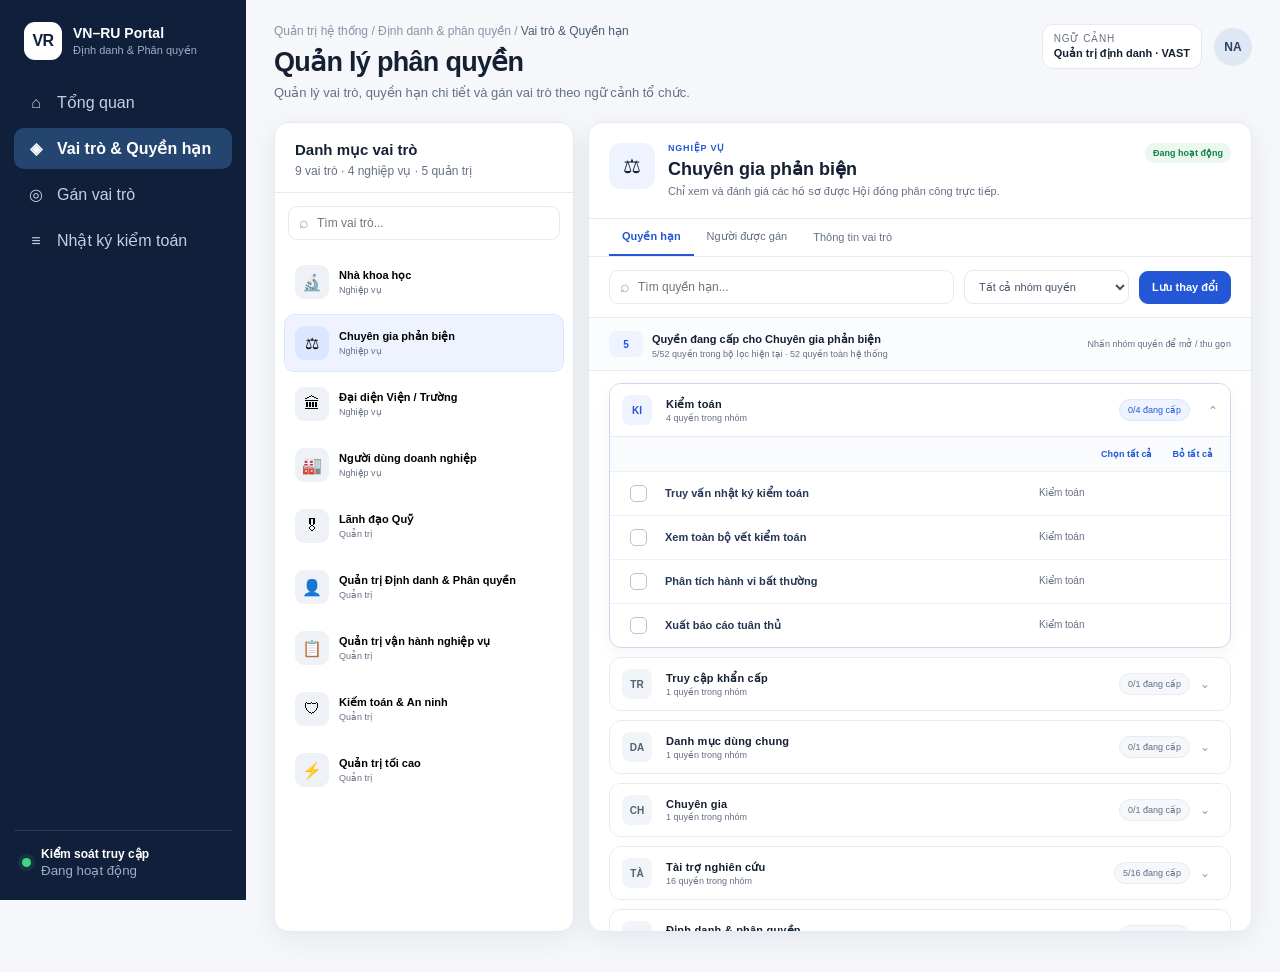
<file: Module 1/UI/index.html>
<!DOCTYPE html>
<html lang="vi">
<head>
  <meta charset="UTF-8" />
  <meta name="viewport" content="width=device-width, initial-scale=1.0" />
  <title>VN–RU Portal · Quản lý phân quyền</title>
  <style>
:root{
  --bg:#f5f7fb;--surface:#fff;--surface-2:#f8fafc;--text:#152033;--muted:#667085;--line:#e5eaf0;
  --primary:#2457d6;--primary-50:#eef3ff;--primary-100:#dce6ff;--success:#14804a;--success-bg:#eaf8f0;
  --danger:#c7362f;--danger-bg:#fff0ef;--warning:#9a6400;--warning-bg:#fff6dc;--purple:#7357c8;
  --sidebar:#10203b;--sidebar-muted:#9cadc6;--radius:14px;--shadow:0 8px 28px rgba(16,32,59,.07);
}
*{box-sizing:border-box}html,body{margin:0;min-height:100%;font-family:Inter,ui-sans-serif,-apple-system,BlinkMacSystemFont,"Segoe UI",sans-serif;color:var(--text);background:var(--bg)}button,input,select{font:inherit}button{cursor:pointer}
.app-shell{min-height:100vh}.sidebar{position:fixed;inset:0 auto 0 0;width:246px;background:var(--sidebar);color:#fff;display:flex;flex-direction:column;padding:22px 14px;z-index:20}.brand{display:flex;gap:11px;align-items:center;padding:0 10px 22px}.brand-mark{width:38px;height:38px;border-radius:11px;display:grid;place-items:center;background:#fff;color:var(--sidebar);font-weight:800;letter-spacing:-.5px}.brand strong,.brand span{display:block}.brand strong{font-size:14px}.brand span{font-size:11px;color:var(--sidebar-muted);margin-top:3px}.sidebar-nav{display:flex;flex-direction:column;gap:5px}.nav-item{border:0;background:transparent;color:#c4d0e2;text-align:left;padding:11px 12px;border-radius:10px;display:flex;gap:11px;align-items:center;transition:.18s}.nav-item:hover{background:rgba(255,255,255,.06);color:#fff}.nav-item.active{background:#24456f;color:#fff;font-weight:600}.nav-icon{width:20px;text-align:center;font-size:16px}.sidebar-footer{margin-top:auto;border-top:1px solid rgba(255,255,255,.1);padding:16px 8px 0}.security-status{display:flex;align-items:center;gap:10px}.status-dot{width:9px;height:9px;border-radius:50%;background:#45d483;box-shadow:0 0 0 4px rgba(69,212,131,.11)}.security-status b,.security-status small{display:block}.security-status b{font-size:12px}.security-status small{color:var(--sidebar-muted);margin-top:2px}
.main-content{margin-left:246px;padding:24px 28px 40px;min-width:0}.topbar{display:flex;justify-content:space-between;align-items:flex-start;gap:20px;margin-bottom:22px}.breadcrumb{font-size:12px;color:#8a94a6;margin-bottom:8px}.breadcrumb span{color:#4c5b70}.topbar h1{margin:0;font-size:27px;letter-spacing:-.7px}.topbar p{margin:7px 0 0;color:var(--muted);font-size:13px}.topbar-actions{display:flex;align-items:center;gap:12px}.context-pill{border:1px solid var(--line);background:var(--surface);border-radius:11px;padding:8px 11px}.context-pill span,.context-pill b{display:block}.context-pill span{font-size:10px;color:var(--muted);text-transform:uppercase;letter-spacing:.7px}.context-pill b{font-size:11px;margin-top:3px}.avatar{width:38px;height:38px;border-radius:50%;display:grid;place-items:center;background:#dfe7f5;color:#2e4261;font-size:12px;font-weight:800}
.view-panel{display:none}.view-panel.active{display:block}.panel-card{background:var(--surface);border:1px solid var(--line);border-radius:var(--radius);box-shadow:var(--shadow)}.card-header{padding:18px 20px;border-bottom:1px solid var(--line)}.card-header.compact{padding-bottom:14px}.card-header h2,.pane-toolbar h3{margin:0;font-size:15px}.card-header p,.pane-toolbar p{margin:5px 0 0;color:var(--muted);font-size:12px}.row-between,.pane-toolbar{display:flex;justify-content:space-between;align-items:center;gap:15px}
.stats-grid{display:grid;grid-template-columns:repeat(4,1fr);gap:14px;margin-bottom:14px}.stat-card{background:var(--surface);border:1px solid var(--line);border-radius:13px;padding:17px 18px;box-shadow:var(--shadow)}.stat-top{display:flex;justify-content:space-between;align-items:center}.stat-icon{width:35px;height:35px;border-radius:10px;display:grid;place-items:center;background:var(--primary-50);color:var(--primary)}.stat-card b{font-size:24px;display:block;margin-top:10px}.stat-card span{font-size:11px;color:var(--muted)}.two-col{display:grid;grid-template-columns:1.3fr .7fr;gap:14px}.auth-flow{display:flex;align-items:center;justify-content:space-between;padding:26px 20px;gap:9px}.auth-flow>i{font-style:normal;color:#aab4c4}.flow-node{min-width:102px;border:1px solid var(--line);border-radius:11px;padding:12px;text-align:center;background:var(--surface-2)}.flow-node b{width:24px;height:24px;border-radius:50%;display:grid;place-items:center;margin:0 auto 7px;background:var(--primary-100);color:var(--primary);font-size:11px}.flow-node span,.flow-node small{display:block}.flow-node span{font-size:12px;font-weight:700}.flow-node small{font-size:9px;color:var(--muted);margin-top:4px;line-height:1.35}.flow-node.success b{background:var(--success-bg);color:var(--success)}.code-pattern{margin:24px 20px 15px;background:#101a2c;color:#e7efff;border-radius:10px;padding:15px;text-align:center;font-family:ui-monospace,SFMono-Regular,Menlo,monospace;font-size:13px}.code-pattern span{color:#8fb2ff}.code-pattern i{font-style:normal;color:#687894}.chip-row{display:flex;flex-wrap:wrap;gap:7px;padding:0 20px 22px}.chip{background:var(--surface-2);border:1px solid var(--line);border-radius:999px;padding:6px 9px;font-size:10px;color:#42526a}
.workspace-grid{display:grid;grid-template-columns:300px minmax(0,1fr);gap:14px;min-height:680px}.role-list-panel{overflow:hidden}.search-wrap{display:flex;align-items:center;gap:8px;border:1px solid var(--line);background:#fff;border-radius:9px;padding:0 10px}.role-list-panel>.search-wrap{margin:13px}.search-wrap span{color:#98a2b3}.search-wrap input{width:100%;border:0;outline:0;padding:9px 0;background:transparent;font-size:12px;color:var(--text)}.role-list{padding:0 9px 12px}.role-item{width:100%;border:1px solid transparent;background:transparent;border-radius:10px;padding:11px 10px;display:flex;align-items:center;gap:10px;text-align:left;margin-bottom:3px}.role-item:hover{background:var(--surface-2)}.role-item.active{background:var(--primary-50);border-color:var(--primary-100)}.role-icon{width:34px;height:34px;border-radius:9px;background:#eef2f7;display:grid;place-items:center;flex:0 0 auto}.role-item.active .role-icon{background:#dbe6ff}.role-meta{min-width:0}.role-meta strong,.role-meta span{display:block}.role-meta strong{font-size:11px;white-space:nowrap;overflow:hidden;text-overflow:ellipsis}.role-meta span{font-size:9px;color:var(--muted);margin-top:3px}.role-detail-panel{overflow:hidden}.role-detail-head{padding:20px;display:flex;justify-content:space-between;gap:16px;align-items:flex-start}.role-title-wrap{display:flex;gap:13px}.role-big-icon{width:46px;height:46px;border-radius:12px;display:grid;place-items:center;background:var(--primary-50);font-size:20px}.eyebrow{font-size:9px;color:var(--primary);font-weight:800;letter-spacing:.8px;text-transform:uppercase;margin-bottom:5px}.role-detail-head h2{margin:0;font-size:18px}.role-detail-head p{margin:5px 0 0;color:var(--muted);font-size:11px;max-width:620px}.head-badges{display:flex;gap:6px;flex-wrap:wrap;justify-content:flex-end}.badge{display:inline-flex;align-items:center;border-radius:999px;padding:5px 8px;background:#eef2f7;color:#516078;font-size:9px;font-weight:700;white-space:nowrap}.status-active{background:var(--success-bg);color:var(--success)}.status-revoked{background:var(--danger-bg);color:var(--danger)}.detail-tabs{display:flex;border-top:1px solid var(--line);border-bottom:1px solid var(--line);padding:0 20px}.detail-tab{border:0;background:transparent;padding:11px 13px;font-size:11px;color:var(--muted);border-bottom:2px solid transparent}.detail-tab.active{color:var(--primary);border-bottom-color:var(--primary);font-weight:700}.detail-pane{display:none}.detail-pane.active{display:block}.permission-toolbar,.filter-row{display:flex;gap:10px;align-items:center;padding:13px 20px;border-bottom:1px solid var(--line)}.permission-toolbar select,.filter-row select{border:1px solid var(--line);border-radius:9px;background:white;padding:9px 10px;font-size:11px;color:#455268;outline:none}.permission-toolbar select:focus,.filter-row select:focus{border-color:#9bb5f4;box-shadow:0 0 0 3px rgba(36,87,214,.08)}.flex-1{flex:1}.btn{border:1px solid var(--line);border-radius:9px;padding:9px 12px;font-size:11px;font-weight:700;background:#fff;color:#344054}.btn.primary{background:var(--primary);border-color:var(--primary);color:#fff}.btn.ghost{background:#fff}.permission-summary{display:flex;align-items:center;justify-content:space-between;gap:12px;padding:11px 20px;background:#fbfcfe;border-bottom:1px solid var(--line)}.permission-summary-main{display:flex;align-items:center;gap:9px;min-width:0}.permission-summary-badge{display:grid;place-items:center;min-width:34px;height:26px;padding:0 8px;border-radius:8px;background:var(--primary-50);color:var(--primary);font-size:10px;font-weight:800}.permission-summary strong{font-size:11px}.permission-summary small{display:block;color:var(--muted);font-size:9px;margin-top:2px}.permission-summary-note{font-size:9px;color:var(--muted);white-space:nowrap}.permission-groups{padding:12px 20px 22px;max-height:560px;overflow:auto}.permission-group{border:1px solid var(--line);border-radius:12px;margin-bottom:9px;overflow:hidden;background:#fff;transition:border-color .16s,box-shadow .16s}.permission-group[open]{border-color:#ccd8ef;box-shadow:0 5px 18px rgba(16,32,59,.045)}.permission-group-head{list-style:none;display:grid;grid-template-columns:34px minmax(0,1fr) auto 18px;align-items:center;gap:10px;padding:11px 12px;background:#fff;cursor:pointer;user-select:none}.permission-group-head::-webkit-details-marker{display:none}.permission-group-head:hover{background:#fafcff}.permission-domain-icon{width:30px;height:30px;border-radius:8px;display:grid;place-items:center;background:#f1f4f8;color:#526176;font-size:10px;font-weight:800}.permission-group[open] .permission-domain-icon{background:var(--primary-50);color:var(--primary)}.permission-group-title{min-width:0}.permission-group-title strong{display:block;font-size:11px;letter-spacing:.2px}.permission-group-title small{display:block;margin-top:2px;font-size:9px;color:var(--muted);white-space:nowrap;overflow:hidden;text-overflow:ellipsis}.permission-count{font-size:9px;color:#5f6f84;background:#f5f7fa;border:1px solid #e8ecf1;border-radius:999px;padding:5px 8px;white-space:nowrap}.permission-group[open] .permission-count{background:var(--primary-50);border-color:var(--primary-100);color:var(--primary)}.permission-chevron{font-size:12px;color:#8c98aa;transition:transform .16s}.permission-group[open] .permission-chevron{transform:rotate(180deg)}.permission-group-body{border-top:1px solid var(--line)}.permission-group-actions{display:flex;justify-content:flex-end;gap:8px;padding:8px 11px;background:#fafbfd;border-bottom:1px solid #edf0f4}.permission-mini-btn{border:0;background:transparent;color:var(--primary);font-size:9px;font-weight:700;padding:4px 6px;border-radius:6px}.permission-mini-btn:hover{background:var(--primary-50)}.permission-row{display:grid;grid-template-columns:34px minmax(0,1fr) 180px;align-items:center;gap:10px;padding:10px 11px;border-bottom:1px solid #eef1f5;transition:background .14s}.permission-row:last-child{border-bottom:0}.permission-row:hover{background:#fbfcfe}.permission-row.is-enabled{background:#fcfdff}.perm-check{display:flex;justify-content:center}.perm-check input{appearance:none;width:17px;height:17px;border:1.5px solid #b8c3d2;border-radius:5px;position:relative;background:#fff}.perm-check input:checked{background:var(--primary);border-color:var(--primary)}.perm-check input:checked:after{content:"✓";position:absolute;color:white;font-size:11px;left:3px;top:-1px}.perm-code{font-size:11px;font-weight:700;color:#253755;line-height:1.45;overflow-wrap:anywhere}.perm-desc{font-size:10px;color:var(--muted);line-height:1.45}.pane-toolbar{padding:17px 20px}.table-wrap{overflow:auto}.table-wrap table{width:100%;border-collapse:collapse;min-width:760px}th,td{text-align:left;padding:11px 14px;border-bottom:1px solid #edf0f4;font-size:10px;vertical-align:middle}th{background:#fafbfd;color:#667085;font-size:9px;text-transform:uppercase;letter-spacing:.35px;white-space:nowrap}td strong,td small{display:block}td strong{font-size:10px}td small{color:var(--muted);margin-top:2px}.info-grid{display:grid;grid-template-columns:repeat(2,1fr);gap:12px;padding:20px}.info-box{border:1px solid var(--line);border-radius:10px;padding:13px}.info-box span,.info-box b{display:block}.info-box span{font-size:9px;color:var(--muted);text-transform:uppercase;letter-spacing:.5px}.info-box b{font-size:11px;margin-top:5px}.text-danger{color:var(--danger)}.action-link{border:0;background:transparent;color:var(--danger);font-size:10px;font-weight:700;padding:4px}

.modal-backdrop{position:fixed;inset:0;background:rgba(11,19,33,.48);display:none;place-items:center;padding:20px;z-index:50}.modal-backdrop.open{display:grid}.modal{width:min(590px,100%);background:#fff;border-radius:15px;box-shadow:0 28px 80px rgba(0,0,0,.2);overflow:hidden}.modal-header{padding:18px 20px;border-bottom:1px solid var(--line);display:flex;justify-content:space-between;align-items:flex-start}.modal-header h2{margin:0;font-size:17px}.icon-btn{border:0;background:#f3f5f8;border-radius:8px;width:30px;height:30px;font-size:19px;color:#58667b}.form-grid{display:grid;grid-template-columns:1fr 1fr;gap:12px;padding:18px 20px 8px}.field{display:flex;flex-direction:column;gap:6px}.field.full{grid-column:1/-1}.field span{font-size:10px;font-weight:700;color:#445066}.field input,.field select{border:1px solid var(--line);border-radius:9px;padding:9px 10px;outline:none;background:#fff;font-size:11px}.modal-actions{display:flex;justify-content:flex-end;gap:8px;padding:16px 20px 20px}.toast{position:fixed;right:22px;bottom:22px;background:#10203b;color:#fff;border-radius:10px;padding:11px 14px;font-size:11px;box-shadow:0 10px 35px rgba(0,0,0,.18);transform:translateY(20px);opacity:0;pointer-events:none;transition:.2s;z-index:80}.toast.show{transform:translateY(0);opacity:1}
@media(max-width:1100px){.sidebar{width:205px}.main-content{margin-left:205px}.workspace-grid{grid-template-columns:260px minmax(0,1fr)}.stats-grid{grid-template-columns:repeat(2,1fr)}.two-col{grid-template-columns:1fr}.permission-row{grid-template-columns:30px minmax(0,1fr) 140px}.perm-desc{grid-column:auto}.permission-group-head{grid-template-columns:32px minmax(0,1fr) auto 16px}.auth-flow{overflow:auto;justify-content:flex-start}}
@media(max-width:780px){.sidebar{position:static;width:100%;height:auto}.sidebar-nav{display:grid;grid-template-columns:repeat(2,1fr)}.sidebar-footer{display:none}.main-content{margin-left:0;padding:18px}.topbar{flex-direction:column}.workspace-grid{grid-template-columns:1fr}.stats-grid{grid-template-columns:1fr}.role-list-panel{max-height:330px}.role-detail-head{flex-direction:column}.head-badges{justify-content:flex-start}.permission-toolbar,.filter-row{flex-wrap:wrap}.permission-toolbar .search-wrap,.filter-row .search-wrap{flex-basis:100%}.permission-summary{align-items:flex-start}.permission-summary-note{display:none}.permission-group-head{grid-template-columns:30px minmax(0,1fr) 16px}.permission-count{display:none}.permission-row{grid-template-columns:30px minmax(0,1fr)}.perm-desc{grid-column:2}.permission-group-actions{justify-content:flex-start}.form-grid{grid-template-columns:1fr}.field.full{grid-column:auto}.info-grid{grid-template-columns:1fr}}

</style>
</head>
<body>
  <div class="app-shell">
    <aside class="sidebar">
      <div class="brand">
        <div class="brand-mark">VR</div>
        <div>
          <strong>VN–RU Portal</strong>
          <span>Định danh & Phân quyền</span>
        </div>
      </div>

      <nav class="sidebar-nav" aria-label="Điều hướng quản trị">
        <button class="nav-item" data-view="overview"><span class="nav-icon">⌂</span><span>Tổng quan</span></button>
        <button class="nav-item active" data-view="roles"><span class="nav-icon">◈</span><span>Vai trò & Quyền hạn</span></button>
        <button class="nav-item" data-view="assignments"><span class="nav-icon">◎</span><span>Gán vai trò</span></button>
        <button class="nav-item" data-view="audit"><span class="nav-icon">≡</span><span>Nhật ký kiểm toán</span></button>
      </nav>

      <div class="sidebar-footer">
        <div class="security-status">
          <span class="status-dot"></span>
          <div><b>Kiểm soát truy cập</b><small>Đang hoạt động</small></div>
        </div>
      </div>
    </aside>

    <main class="main-content">
      <header class="topbar">
        <div>
          <div class="breadcrumb">Quản trị hệ thống / Định danh & phân quyền / <span id="breadcrumbCurrent">Vai trò & Quyền hạn</span></div>
          <h1 id="pageTitle">Quản lý phân quyền</h1>
          <p id="pageSubtitle">Quản lý vai trò, quyền hạn chi tiết và gán vai trò theo ngữ cảnh tổ chức.</p>
        </div>
        <div class="topbar-actions">
          <div class="context-pill"><span>Ngữ cảnh</span><b>Quản trị định danh · VAST</b></div>
          <div class="avatar">NA</div>
        </div>
      </header>

      <section id="view-overview" class="view-panel">
        <div class="stats-grid" id="overviewStats"></div>
        <div class="two-col">
          <section class="panel-card">
            <div class="card-header"><div><h2>Luồng kiểm tra quyền truy cập</h2><p>Xác thực → ngữ cảnh → vai trò → quyết định.</p></div></div>
            <div class="auth-flow">
              <div class="flow-node"><b>1</b><span>Xác thực</span><small>Phiên đăng nhập · Xác thực hai lớp</small></div>
              <i>→</i>
              <div class="flow-node"><b>2</b><span>Ngữ cảnh</span><small>Người dùng · Tổ chức · Vai trò</small></div>
              <i>→</i>
              <div class="flow-node"><b>3</b><span>Vai trò</span><small>Vai trò → Quyền hạn</small></div>
              <i>→</i>
              <div class="flow-node success"><b>4</b><span>Quyết định</span><small>Cho phép / Từ chối</small></div>
            </div>
          </section>
          <section class="panel-card">
            <div class="card-header"><div><h2>Nhóm quyền hệ thống</h2><p>Tên hiển thị được chuẩn hoá hoàn toàn bằng tiếng Việt.</p></div></div>
            <div class="code-pattern"><span>NHÓM NGHIỆP VỤ</span><i> · </i><span>TÀI NGUYÊN</span><i> · </i><span>HÀNH ĐỘNG</span></div>
            <div class="chip-row" id="domainChips"></div>
          </section>
        </div>
      </section>

      <section id="view-roles" class="view-panel active">
        <div class="workspace-grid">
          <section class="panel-card role-list-panel">
            <div class="card-header compact">
              <div><h2>Danh mục vai trò</h2><p id="roleCountText"></p></div>
            </div>
            <div class="search-wrap"><span>⌕</span><input id="roleSearch" type="search" placeholder="Tìm vai trò..." /></div>
            <div id="roleList" class="role-list"></div>
          </section>

          <section class="panel-card role-detail-panel">
            <div class="role-detail-head">
              <div class="role-title-wrap">
                <div id="roleIcon" class="role-big-icon">⚖</div>
                <div><div class="eyebrow" id="roleCategory"></div><h2 id="roleName"></h2><p id="roleDescription"></p></div>
              </div>
              <div class="head-badges"><span class="badge status-active">Đang hoạt động</span></div>
            </div>

            <div class="detail-tabs">
              <button class="detail-tab active" data-detail-tab="permissions">Quyền hạn</button>
              <button class="detail-tab" data-detail-tab="members">Người được gán</button>
              <button class="detail-tab" data-detail-tab="info">Thông tin vai trò</button>
            </div>

            <div id="detail-permissions" class="detail-pane active">
              <div class="permission-toolbar">
                <div class="search-wrap flex-1"><span>⌕</span><input id="permissionSearch" type="search" placeholder="Tìm quyền hạn..." /></div>
                <select id="domainFilter"><option value="ALL">Tất cả nhóm quyền</option></select>
                <button id="saveRolePermissions" class="btn primary">Lưu thay đổi</button>
              </div>
              <div id="permissionSummary" class="permission-summary"></div>
              <div id="permissionGroups" class="permission-groups"></div>
            </div>

            <div id="detail-members" class="detail-pane">
              <div class="pane-toolbar"><div><h3>Người dùng đang mang vai trò</h3><p>Gán theo từng tenant và thời hạn hiệu lực.</p></div><button class="btn primary" id="openAssignModal">+ Gán vai trò</button></div>
              <div class="table-wrap"><table><thead><tr><th>Người dùng</th><th>Tổ chức</th><th>Hiệu lực</th><th>Trạng thái</th></tr></thead><tbody id="roleMembersBody"></tbody></table></div>
            </div>

            <div id="detail-info" class="detail-pane">
              <div id="roleInfoGrid" class="info-grid"></div>
            </div>
          </section>
        </div>
      </section>

      <section id="view-assignments" class="view-panel">
        <section class="panel-card">
          <div class="card-header row-between"><div><h2>Gán vai trò theo ngữ cảnh tổ chức</h2><p>Một người dùng có thể có nhiều vai trò theo từng tổ chức và thời hạn hiệu lực.</p></div><button class="btn primary" id="openAssignModal2">+ Gán vai trò</button></div>
          <div class="filter-row"><div class="search-wrap flex-1"><span>⌕</span><input id="assignmentSearch" type="search" placeholder="Tìm người dùng, email hoặc tổ chức..." /></div><select id="assignmentStatusFilter"><option value="ALL">Tất cả trạng thái</option><option value="ACTIVE">Đang hoạt động</option><option value="REVOKED">Đã thu hồi</option></select></div>
          <div class="table-wrap"><table><thead><tr><th>Người dùng</th><th>Vai trò</th><th>Tổ chức</th><th>Hiệu lực</th><th>Trạng thái</th><th></th></tr></thead><tbody id="assignmentsBody"></tbody></table></div>
        </section>
      </section>
      </section>

      <section id="view-audit" class="view-panel">
        <section class="panel-card">
          <div class="card-header"><div><h2>Nhật ký kiểm toán phân quyền</h2><p>Nhật ký bất biến cho quyết định cho phép / từ chối, thay đổi vai trò và phiên truy cập.</p></div></div>
          <div class="filter-row"><div class="search-wrap flex-1"><span>⌕</span><input id="auditSearch" type="search" placeholder="Tìm trace ID, người dùng, tài nguyên..." /></div><select id="auditDecisionFilter"><option value="ALL">Mọi quyết định</option><option value="ALLOW">Cho phép</option><option value="DENY">Từ chối</option></select></div>
          <div class="table-wrap"><table><thead><tr><th>Thời gian</th><th>Sự kiện</th><th>Người thực hiện</th><th>Vai trò</th><th>Tài nguyên</th><th>Quyết định</th><th>Mã truy vết</th></tr></thead><tbody id="auditBody"></tbody></table></div>
        </section>
      </section>
    </main>
  </div>

  <div class="modal-backdrop" id="assignModal" aria-hidden="true">
    <div class="modal" role="dialog" aria-modal="true" aria-labelledby="assignModalTitle">
      <div class="modal-header"><div><span class="eyebrow">PHÂN QUYỀN NGƯỜI DÙNG</span><h2 id="assignModalTitle">Gán vai trò cho người dùng</h2></div><button class="icon-btn" id="closeAssignModal" aria-label="Đóng">×</button></div>
      <form id="assignForm">
        <div class="form-grid">
          <label class="field full"><span>Người dùng</span><select id="assignUser" required></select></label>
          <label class="field"><span>Vai trò</span><select id="assignRole" required></select></label>
          <label class="field"><span>Tổ chức</span><select id="assignTenant" required></select></label>
          <label class="field"><span>Hiệu lực từ</span><input id="assignFrom" type="date" required /></label>
          <label class="field"><span>Hiệu lực đến</span><input id="assignTo" type="date" /></label>
        </div>
        <div class="modal-actions"><button type="button" class="btn ghost" id="cancelAssignModal">Hủy</button><button type="submit" class="btn primary">Xác nhận gán vai trò</button></div>
      </form>
    </div>
  </div>

  <div id="toast" class="toast" role="status"></div>
  <script>
const DOMAINS = ["IAM","GRANT","KNOWLEDGE","ORG","TECH","REPORT","AUDIT","SYSTEM","PUBLIC","EXPERT","PROJECT","CATALOG","SECURITY","BREAKGLASS"];
const DOMAIN_LABELS = {
  IAM:"Định danh & phân quyền",
  GRANT:"Tài trợ nghiên cứu",
  KNOWLEDGE:"Kho tri thức",
  ORG:"Tổ chức & đơn vị",
  TECH:"Chuyển giao công nghệ",
  REPORT:"Báo cáo & thống kê",
  AUDIT:"Kiểm toán",
  SYSTEM:"Hệ thống",
  PUBLIC:"Cổng thông tin công khai",
  EXPERT:"Chuyên gia",
  PROJECT:"Dự án",
  CATALOG:"Danh mục dùng chung",
  SECURITY:"An ninh hệ thống",
  BREAKGLASS:"Truy cập khẩn cấp",
  RESEARCHER:"Nhà khoa học"
};

const CATEGORY_LABELS = {WORKSPACE:"Nghiệp vụ",GOVERNANCE:"Quản trị"};
const STATUS_LABELS = {ACTIVE:"Đang hiệu lực",REVOKED:"Đã thu hồi"};
const DECISION_LABELS = {ALLOW:"Cho phép",DENY:"Từ chối"};
const EVENT_LABELS = {AUTHZ_ALLOW:"Truy cập được cho phép",AUTHZ_DENIED:"Truy cập bị từ chối",ROLE_CHANGE:"Thay đổi vai trò"};
const domainLabel=code=>DOMAIN_LABELS[code]||code;
const categoryLabel=code=>CATEGORY_LABELS[code]||code;
const statusLabel=code=>STATUS_LABELS[code]||code;
const decisionLabel=code=>DECISION_LABELS[code]||code;
const eventLabel=code=>EVENT_LABELS[code]||code;
const permissionLabel=code=>permissions.find(p=>p.code===code)?.description||code;

const permissions = [
  ["PUBLIC.PORTAL.HOME_VIEW","Xem trang chủ, tin tức & sự kiện"],
  ["KNOWLEDGE.DOC.SEARCH_PUBLIC","Tra cứu kho tri thức mở"],
  ["EXPERT.DIRECTORY.SEARCH","Tìm kiếm hồ sơ chuyên gia công khai"],
  ["GRANT.OPPORTUNITY.READ","Xem danh mục kêu gọi tài trợ mở"],
  ["IAM.ONBOARDING.REGISTER_INDIVIDUAL","Đăng ký nhà khoa học độc lập"],
  ["IAM.ONBOARDING.SUBMIT_AFFILIATION","Gửi minh chứng đồng ý của cơ quan"],
  ["ORG.PARTNER.SUBMIT_MOU_REQUEST","Gửi hồ sơ thỏa thuận hợp tác"],
  ["RESEARCHER.PROFILE.MANAGE","Quản lý hồ sơ nhà khoa học"],
  ["GRANT.PROPOSAL.CREATE","Khởi tạo đề xuất tài trợ mới"],
  ["GRANT.PROPOSAL.DRAFT_SUBMIT","Soạn và nộp đề xuất tài trợ"],
  ["GRANT.PROPOSAL.READ_OWN","Xem đề xuất do chính mình sở hữu"],
  ["PROJECT.MILESTONE.UPDATE_OWN","Cập nhật mốc dự án của mình"],
  ["KNOWLEDGE.DOC.PUBLISH_DRAFT","Tạo bản nháp công bố tri thức"],
  ["GRANT.ASSIGNMENT.VIEW_ASSIGNED","Xem danh sách hồ sơ được phân công"],
  ["GRANT.PROPOSAL.READ_ASSIGNED","Đọc hồ sơ được phân công phản biện"],
  ["GRANT.PROPOSAL.REVIEW","Nhập điểm và ý kiến đánh giá"],
  ["GRANT.SCORE.INPUT_EVALUATION","Nhập điểm đánh giá chuyên gia"],
  ["GRANT.REVIEW.SUBMIT_REPORT","Nộp báo cáo phản biện"],
  ["ORG.PROFILE.UPDATE_INFO","Cập nhật thông tin tổ chức"],
  ["ORG.MEMBER.MANAGE","Quản lý thành viên thuộc tổ chức"],
  ["ORG.MEMBER.VERIFY_AFFILIATION","Duyệt quan hệ trực thuộc"],
  ["GRANT.PROPOSAL.ENDORSE_ORG","Xác nhận đề xuất cấp tổ chức"],
  ["GRANT.PROJECT.TRACK_ORG_DASHBOARD","Theo dõi dự án cấp tổ chức"],
  ["ORG.MOU.VIEW_STATUS","Xem trạng thái thỏa thuận hợp tác"],
  ["TECH.DEMAND.SUBMIT_RND_NEED","Gửi nhu cầu nghiên cứu và phát triển của doanh nghiệp"],
  ["TECH.2PLUS2.SUBMIT","Nộp hồ sơ chuyển giao công nghệ 2+2"],
  ["TECH.TRANSFER.PROPOSE_2PLUS2","Đề xuất mô hình hợp tác 2+2"],
  ["TECH.CATALOG.SEARCH_PATENT","Tra cứu danh mục sáng chế"],
  ["TECH.COMMERCIAL.TRACK_PROJECT","Theo dõi dự án thương mại hóa"],
  ["REPORT.KPI.VIEW_EXECUTIVE_DASHBOARD","Xem bảng điều khiển chỉ số điều hành"],
  ["REPORT.BILATERAL.VIEW_SUMMARY_STATS","Xem thống kê song phương tổng hợp"],
  ["GRANT.DECISION.VIEW_FUND_SUMMARY","Xem tổng hợp quyết định tài trợ"],
  ["TECH.TRANSFER.VIEW_MACRO_METRICS","Xem chỉ số chuyển giao vĩ mô"],
  ["IAM.USER.MANAGE","Quản lý vòng đời tài khoản người dùng"],
  ["IAM.USER.MANAGE_LIFECYCLE","Kích hoạt hoặc khóa tài khoản"],
  ["IAM.ROLE.ASSIGN","Gán hoặc thu hồi vai trò"],
  ["IAM.ROLE.ASSIGN_AND_REVOKE","Gán vai trò và thu hồi quyền"],
  ["IAM.SESSION.FORCE_LOGOUT","Ngắt phiên khẩn cấp"],
  ["IAM.MFA.RESET_CREDENTIAL","Đặt lại thông tin xác thực hai lớp"],
  ["CATALOG.MASTER.MANAGE","Quản trị danh mục chuẩn"],
  ["GRANT.CALL.PUBLISH_ROUND","Tạo đợt kêu gọi tài trợ"],
  ["GRANT.REVIEW_BOARD.ALLOCATE","Phân bổ hồ sơ cho hội đồng"],
  ["GRANT.BOARD.MANAGE","Quản trị hội đồng và phân công"],
  ["GRANT.DECISION.EXECUTE_FUND_APPROVAL","Thực thi phê duyệt tài trợ"],
  ["AUDIT.LOG.VIEW","Truy vấn nhật ký kiểm toán"],
  ["AUDIT.LOG.VIEW_ALL_TRAILS","Xem toàn bộ vết kiểm toán"],
  ["AUDIT.EVENT.ANALYZE_ANOMALY","Phân tích hành vi bất thường"],
  ["AUDIT.EXPORT.COMPLIANCE_REPORT","Xuất báo cáo tuân thủ"],
  ["SECURITY.ALERT.CONFIGURE_RULE","Cấu hình ngưỡng cảnh báo"],
  ["SYSTEM.CONFIG.GLOBAL_PARAM_UPDATE","Cập nhật tham số hệ thống"],
  ["SYSTEM.MAINTENANCE.TOGGLE_MODE","Bật/tắt chế độ bảo trì"],
  ["BREAKGLASS.ACCESS.EMERGENCY_OVERRIDE","Ghi đè quyền truy cập trong tình huống khẩn cấp"]
].map(([code,description],i)=>({id:`PERM-${String(i+1).padStart(3,"0")}`,code,description,domain:code.split(".")[0]}));

const roleSeed = [
  {id:"ROLE-RESEARCHER",code:"RESEARCHER",name:"Nhà khoa học",category:"WORKSPACE",icon:"🔬",description:"Không gian cá nhân của nhà khoa học; quản lý hồ sơ, đề xuất và dữ liệu do mình sở hữu.",perms:["RESEARCHER.PROFILE.MANAGE","GRANT.PROPOSAL.CREATE","GRANT.PROPOSAL.DRAFT_SUBMIT","GRANT.PROPOSAL.READ_OWN","PROJECT.MILESTONE.UPDATE_OWN","KNOWLEDGE.DOC.PUBLISH_DRAFT","TECH.2PLUS2.SUBMIT"]},
  {id:"ROLE-REVIEWER",code:"REVIEWER",name:"Chuyên gia phản biện",category:"WORKSPACE",icon:"⚖",description:"Chỉ xem và đánh giá các hồ sơ được Hội đồng phân công trực tiếp.",perms:["GRANT.ASSIGNMENT.VIEW_ASSIGNED","GRANT.PROPOSAL.READ_ASSIGNED","GRANT.PROPOSAL.REVIEW","GRANT.SCORE.INPUT_EVALUATION","GRANT.REVIEW.SUBMIT_REPORT"]},
  {id:"ROLE-ORG",code:"ORG_ADMIN",name:"Đại diện Viện / Trường",category:"WORKSPACE",icon:"🏛",description:"Quản trị nghiệp vụ trong đúng tổ chức hoặc đơn vị được gán.",perms:["ORG.PROFILE.UPDATE_INFO","ORG.MEMBER.MANAGE","ORG.MEMBER.VERIFY_AFFILIATION","GRANT.PROPOSAL.ENDORSE_ORG","GRANT.PROJECT.TRACK_ORG_DASHBOARD","ORG.MOU.VIEW_STATUS","TECH.2PLUS2.SUBMIT"]},
  {id:"ROLE-ENTERPRISE",code:"ENTERPRISE",name:"Người dùng doanh nghiệp",category:"WORKSPACE",icon:"🏭",description:"Không gian doanh nghiệp cho nhu cầu nghiên cứu và phát triển, chuyển giao công nghệ và thương mại hóa.",perms:["TECH.DEMAND.SUBMIT_RND_NEED","TECH.2PLUS2.SUBMIT","TECH.TRANSFER.PROPOSE_2PLUS2","TECH.CATALOG.SEARCH_PATENT","TECH.COMMERCIAL.TRACK_PROJECT"]},
  {id:"ROLE-LEADERSHIP",code:"LEADERSHIP",name:"Lãnh đạo Quỹ",category:"GOVERNANCE",icon:"🎖",description:"Quyền đọc dữ liệu tổng hợp song phương và KPI cấp điều hành.",perms:["REPORT.KPI.VIEW_EXECUTIVE_DASHBOARD","REPORT.BILATERAL.VIEW_SUMMARY_STATS","GRANT.DECISION.VIEW_FUND_SUMMARY","TECH.TRANSFER.VIEW_MACRO_METRICS"]},
  {id:"ROLE-IAM",code:"IAM_ADMIN",name:"Quản trị Định danh & Phân quyền",category:"GOVERNANCE",icon:"👤",description:"Quản lý tài khoản, vai trò, phiên và xác thực hai lớp; không can thiệp kết quả chấm điểm chuyên gia.",perms:["IAM.USER.MANAGE","IAM.USER.MANAGE_LIFECYCLE","IAM.ROLE.ASSIGN","IAM.ROLE.ASSIGN_AND_REVOKE","IAM.SESSION.FORCE_LOGOUT","IAM.MFA.RESET_CREDENTIAL","AUDIT.LOG.VIEW"]},
  {id:"ROLE-WORKFLOW",code:"WORKFLOW_GOVERNANCE_ADMIN",name:"Quản trị vận hành nghiệp vụ",category:"GOVERNANCE",icon:"📋",description:"Quản trị danh mục, đợt tài trợ, Hội đồng và quyết định nghiệp vụ của Quỹ.",perms:["CATALOG.MASTER.MANAGE","GRANT.CALL.PUBLISH_ROUND","GRANT.REVIEW_BOARD.ALLOCATE","GRANT.BOARD.MANAGE","GRANT.DECISION.EXECUTE_FUND_APPROVAL"]},
  {id:"ROLE-AUDIT",code:"AUDIT_SECURITY_ADMIN",name:"Kiểm toán & An ninh",category:"GOVERNANCE",icon:"🛡",description:"Kiểm toán độc lập, phân tích bất thường và xuất báo cáo tuân thủ; không sửa nhật ký.",perms:["AUDIT.LOG.VIEW","AUDIT.LOG.VIEW_ALL_TRAILS","AUDIT.EVENT.ANALYZE_ANOMALY","AUDIT.EXPORT.COMPLIANCE_REPORT","SECURITY.ALERT.CONFIGURE_RULE","IAM.USER.MANAGE","IAM.ROLE.ASSIGN","GRANT.BOARD.MANAGE"]},
  {id:"ROLE-SUPER",code:"SUPER_ADMIN",name:"Quản trị tối cao",category:"GOVERNANCE",icon:"⚡",description:"Quyền tối cao hệ thống; mọi thao tác nhạy cảm phải qua xác thực hai lớp và ghi nhật ký kiểm toán bắt buộc.",perms:permissions.map(p=>p.code)}
];

const users=[
  {id:"USR-8821",name:"Nguyễn Minh Anh",email:"minhanh@vast.vn"},{id:"USR-1042",name:"Trần Quốc Huy",email:"qhuy@vnu.edu.vn"},{id:"USR-2207",name:"Lê Thu Hà",email:"thuha@nafosted.gov.vn"},{id:"USR-3981",name:"Alexei Petrov",email:"a.petrov@ras.ru"},{id:"USR-5109",name:"Phạm Gia Bảo",email:"baopg@enterprise.vn"}
];
const tenants=[
  {id:"VAST-01",name:"Viện Hàn lâm KH&CN Việt Nam",code:"VAST"},{id:"VNU-01",name:"Đại học Quốc gia Hà Nội",code:"VNU"},{id:"FUND-01",name:"Quỹ vận hành song phương",code:"FUND"},{id:"RAS-01",name:"Viện Hàn lâm Khoa học Nga",code:"RAS"},{id:"ENT-01",name:"Doanh nghiệp Công nghệ Việt",code:"ENTERPRISE"}
];
let roles=JSON.parse(localStorage.getItem("rbac_roles")||"null")||structuredClone(roleSeed);
let assignments=JSON.parse(localStorage.getItem("rbac_assignments")||"null")||[
  {id:"ASN-001",userId:"USR-8821",roleCode:"REVIEWER",tenantId:"FUND-01",from:"2026-01-10",to:"2026-12-31",status:"ACTIVE"},
  {id:"ASN-002",userId:"USR-1042",roleCode:"ORG_ADMIN",tenantId:"VNU-01",from:"2026-02-01",to:null,status:"ACTIVE"},
  {id:"ASN-003",userId:"USR-2207",roleCode:"IAM_ADMIN",tenantId:"FUND-01",from:"2025-09-01",to:null,status:"ACTIVE"},
  {id:"ASN-004",userId:"USR-3981",roleCode:"RESEARCHER",tenantId:"RAS-01",from:"2026-03-14",to:null,status:"ACTIVE"},
  {id:"ASN-005",userId:"USR-5109",roleCode:"ENTERPRISE",tenantId:"ENT-01",from:"2026-04-05",to:"2027-04-05",status:"ACTIVE"}
];
let audits=JSON.parse(localStorage.getItem("rbac_audits")||"null")||[
  {time:"21/08/2026 00:21:14",event:"AUTHZ_ALLOW",user:"USR-8821",role:"REVIEWER",resource:"proposal/PR-2026/review",decision:"ALLOW",trace:"TRC-9901-A7"},
  {time:"21/08/2026 00:18:42",event:"AUTHZ_DENIED",user:"USR-8821",role:"REVIEWER",resource:"proposal/PR-2041",decision:"DENY",trace:"TRC-98F1-C2"},
  {time:"20/08/2026 23:58:02",event:"ROLE_CHANGE",user:"USR-2207",role:"IAM_ADMIN",resource:"USR-5109 → ENTERPRISE",decision:"ALLOW",trace:"TRC-984A-91"},
  {time:"20/08/2026 23:42:31",event:"AUTHZ_ALLOW",user:"USR-1042",role:"ORG_ADMIN",resource:"org/VNU-01/members",decision:"ALLOW",trace:"TRC-978C-55"},
  {time:"20/08/2026 22:37:10",event:"AUTHZ_DENIED",user:"USR-5109",role:"ENTERPRISE",resource:"grant/PR-1932/review",decision:"DENY",trace:"TRC-961A-40"}
];

let selectedRoleCode="REVIEWER";
const $=s=>document.querySelector(s), $$=s=>[...document.querySelectorAll(s)];
const roleByCode=code=>roles.find(r=>r.code===code);
const userById=id=>users.find(u=>u.id===id);
const tenantById=id=>tenants.find(t=>t.id===id);
const fmtDate=d=>d?new Date(`${d}T00:00:00`).toLocaleDateString("vi-VN"):"Không giới hạn";
function saveState(){localStorage.setItem("rbac_roles",JSON.stringify(roles));localStorage.setItem("rbac_assignments",JSON.stringify(assignments));localStorage.setItem("rbac_audits",JSON.stringify(audits));}
function toast(message){const t=$("#toast");t.textContent=message;t.classList.add("show");clearTimeout(toast._t);toast._t=setTimeout(()=>t.classList.remove("show"),2200)}

const viewMeta={
  overview:["Tổng quan phân quyền","Theo dõi trạng thái định danh, vai trò và quyết định truy cập."],
  roles:["Quản lý vai trò & quyền hạn","Quản lý vai trò và quyền hạn chi tiết theo từng tổ chức."],
  assignments:["Gán vai trò","Quản lý người dùng, vai trò, tổ chức và thời hạn hiệu lực."],
  audit:["Nhật ký kiểm toán","Theo dõi mọi quyết định phân quyền và thay đổi liên quan đến định danh, vai trò và truy cập."]
};
function switchView(view){$$('.view-panel').forEach(x=>x.classList.remove('active'));$(`#view-${view}`).classList.add('active');$$('.nav-item').forEach(x=>x.classList.toggle('active',x.dataset.view===view));const [title,sub]=viewMeta[view];$("#pageTitle").textContent=title;$("#pageSubtitle").textContent=sub;$("#breadcrumbCurrent").textContent=title;}

function initFilters(){const domainOpts=[...new Set(permissions.map(p=>p.domain))].sort();const el=$("#domainFilter");domainOpts.forEach(d=>el.insertAdjacentHTML("beforeend",`<option value="${d}">${domainLabel(d)}</option>`));$("#domainChips").innerHTML=domainOpts.map(d=>`<span class="chip">${domainLabel(d)}</span>`).join("");
  $("#assignUser").innerHTML=users.map(u=>`<option value="${u.id}">${u.name} · ${u.email}</option>`).join("");
  $("#assignRole").innerHTML=roles.map(r=>`<option value="${r.code}">${r.name}</option>`).join("");
  $("#assignTenant").innerHTML=tenants.map(t=>`<option value="${t.id}">${t.name}</option>`).join("");
  $("#assignFrom").value=new Date().toISOString().slice(0,10);
}
function renderOverview(){const activeAssignments=assignments.filter(a=>a.status==='ACTIVE').length;const denied=audits.filter(a=>a.decision==='DENY').length;const stats=[['◈',roles.length,'Vai trò hệ thống'],['⌘',permissions.length,'Quyền hạn chi tiết'],['◎',activeAssignments,'Gán vai trò đang hiệu lực'],['!',denied,'Lượt truy cập bị từ chối']];$("#overviewStats").innerHTML=stats.map(s=>`<div class="stat-card"><div class="stat-top"><span>${s[2]}</span><div class="stat-icon">${s[0]}</div></div><b>${s[1]}</b><span>Mô-đun 1 · Định danh & phân quyền</span></div>`).join('')}
function renderRoles(){const q=$("#roleSearch").value.trim().toLowerCase();const list=roles.filter(r=>`${r.code} ${r.name} ${r.category}`.toLowerCase().includes(q));$("#roleCountText").textContent=`${roles.length} vai trò · ${roles.filter(r=>r.category==='WORKSPACE').length} nghiệp vụ · ${roles.filter(r=>r.category==='GOVERNANCE').length} quản trị`;$("#roleList").innerHTML=list.map(r=>`<button class="role-item ${r.code===selectedRoleCode?'active':''}" data-role="${r.code}"><span class="role-icon">${r.icon}</span><span class="role-meta"><strong>${r.name}</strong><span>${categoryLabel(r.category)}</span></span></button>`).join('');$$('.role-item').forEach(b=>b.onclick=()=>{selectedRoleCode=b.dataset.role;renderRoles();renderRoleDetail()})}
function renderRoleDetail(){const r=roleByCode(selectedRoleCode);if(!r)return;$("#roleIcon").textContent=r.icon;$("#roleCategory").textContent=categoryLabel(r.category);$("#roleName").textContent=r.name;$("#roleDescription").textContent=r.description;renderPermissions();renderRoleMembers();$("#roleInfoGrid").innerHTML=[['Tên vai trò',r.name],['Mã nội bộ',r.id],['Phân loại',categoryLabel(r.category)],['Vai trò hệ thống','Có'],['Trạng thái','Đang hiệu lực']].map(([a,b])=>`<div class="info-box"><span>${a}</span><b>${b}</b></div>`).join('')}
function renderPermissions(){
  const r=roleByCode(selectedRoleCode);
  const q=$("#permissionSearch").value.trim().toLowerCase();
  const df=$("#domainFilter").value;
  const groupsEl=$("#permissionGroups");
  const previousOpen=new Set($$("#permissionGroups details[open]").map(x=>x.dataset.domain));
  const filtered=permissions.filter(p=>(df==='ALL'||p.domain===df)&&`${p.code} ${p.description}`.toLowerCase().includes(q));
  const grouped=Object.groupBy?Object.groupBy(filtered,p=>p.domain):filtered.reduce((a,p)=>((a[p.domain]??=[]).push(p),a),{});
  const grantedVisible=filtered.filter(p=>r.perms.includes(p.code)).length;
  $("#permissionSummary").innerHTML=`
    <div class="permission-summary-main">
      <span class="permission-summary-badge">${r.perms.length}</span>
      <div><strong>Quyền đang cấp cho ${r.name}</strong><small>${grantedVisible}/${filtered.length} quyền trong bộ lọc hiện tại · ${permissions.length} quyền toàn hệ thống</small></div>
    </div>
    <span class="permission-summary-note">Nhấn nhóm quyền để mở / thu gọn</span>`;

  const domains=Object.keys(grouped).sort();
  groupsEl.innerHTML=domains.map((domain,index)=>{
    const list=grouped[domain];
    const granted=list.filter(p=>r.perms.includes(p.code)).length;
    const shouldOpen=Boolean(q)||df!=='ALL'||previousOpen.has(domain)||(previousOpen.size===0&&index===0);
    return `<details class="permission-group" data-domain="${domain}" ${shouldOpen?'open':''}>
      <summary class="permission-group-head">
        <span class="permission-domain-icon">${domainLabel(domain).slice(0,2).toUpperCase()}</span>
        <span class="permission-group-title"><strong>${domainLabel(domain)}</strong><small>${list.length} quyền trong nhóm</small></span>
        <span class="permission-count">${granted}/${list.length} đang cấp</span>
        <span class="permission-chevron">⌄</span>
      </summary>
      <div class="permission-group-body">
        <div class="permission-group-actions">
          <button type="button" class="permission-mini-btn" data-domain-enable="${domain}">Chọn tất cả</button>
          <button type="button" class="permission-mini-btn" data-domain-disable="${domain}">Bỏ tất cả</button>
        </div>
        ${list.map(p=>{
          const checked=r.perms.includes(p.code);
          return `<div class="permission-row ${checked?'is-enabled':''}">
            <label class="perm-check" title="${checked?'Thu hồi':'Cấp'} quyền: ${p.description}"><input type="checkbox" data-perm="${p.code}" ${checked?'checked':''}></label>
            <div class="perm-code">${p.description}</div>
            <div class="perm-desc">${domainLabel(p.domain)}</div>
          </div>`
        }).join('')}
      </div>
    </details>`
  }).join('')||`<div style="padding:34px;text-align:center;color:#7b8798;font-size:11px">Không tìm thấy quyền hạn phù hợp.</div>`;

  $$('[data-perm]').forEach(cb=>cb.onchange=()=>{
    const code=cb.dataset.perm;
    if(cb.checked&&!r.perms.includes(code))r.perms.push(code);
    if(!cb.checked)r.perms=r.perms.filter(x=>x!==code);
    renderPermissions();
  });
  $$('[data-domain-enable]').forEach(btn=>btn.onclick=e=>{
    e.preventDefault();e.stopPropagation();
    permissions.filter(p=>p.domain===btn.dataset.domain).forEach(p=>{if(!r.perms.includes(p.code))r.perms.push(p.code)});
    renderPermissions();
  });
  $$('[data-domain-disable]').forEach(btn=>btn.onclick=e=>{
    e.preventDefault();e.stopPropagation();
    const domain=btn.dataset.domain;
    r.perms=r.perms.filter(code=>permissions.find(p=>p.code===code)?.domain!==domain);
    renderPermissions();
  });
}
function renderRoleMembers(){const rows=assignments.filter(a=>a.roleCode===selectedRoleCode);$("#roleMembersBody").innerHTML=rows.map(a=>{const u=userById(a.userId),t=tenantById(a.tenantId),r=roleByCode(a.roleCode);return `<tr><td><strong>${u?.name||a.userId}</strong><small>${u?.email||''}</small></td><td><strong>${t?.name||a.tenantId}</strong><small>${t?.code||''}</small></td><td>${fmtDate(a.from)} → ${fmtDate(a.to)}</td><td><span class="badge ${a.status==='ACTIVE'?'status-active':'status-revoked'}">${statusLabel(a.status)}</span></td></tr>`}).join('')||`<tr><td colspan="4" style="text-align:center;color:#7b8798;padding:28px">Chưa có người dùng nào được gán vai trò này.</td></tr>`}
function renderAssignments(){const q=$("#assignmentSearch").value.trim().toLowerCase(),sf=$("#assignmentStatusFilter").value;const rows=assignments.filter(a=>{const u=userById(a.userId),t=tenantById(a.tenantId),r=roleByCode(a.roleCode);return (sf==='ALL'||a.status===sf)&&`${u?.name} ${u?.email} ${t?.name} ${r?.name} ${r?.code}`.toLowerCase().includes(q)});$("#assignmentsBody").innerHTML=rows.map(a=>{const u=userById(a.userId),t=tenantById(a.tenantId),r=roleByCode(a.roleCode);return `<tr><td><strong>${u.name}</strong><small>${u.email}</small></td><td><strong>${r.name}</strong><small>${categoryLabel(r.category)}</small></td><td><strong>${t.name}</strong><small>${t.code}</small></td><td>${fmtDate(a.from)} → ${fmtDate(a.to)}</td><td><span class="badge ${a.status==='ACTIVE'?'status-active':'status-revoked'}">${statusLabel(a.status)}</span></td><td>${a.status==='ACTIVE'?`<button class="action-link" data-revoke="${a.id}">Thu hồi</button>`:''}</td></tr>`}).join('');$$('[data-revoke]').forEach(b=>b.onclick=()=>revokeAssignment(b.dataset.revoke))}
function revokeAssignment(id){const a=assignments.find(x=>x.id===id);if(!a)return;a.status='REVOKED';audits.unshift({time:new Date().toLocaleString('vi-VN'),event:'ROLE_CHANGE',user:a.userId,role:'IAM_ADMIN',resource:`REVOKE ${a.roleCode}`,decision:'ALLOW',trace:`TRC-${Math.random().toString(16).slice(2,8).toUpperCase()}`});saveState();renderAssignments();renderRoleMembers();renderOverview();renderAudit();toast('Đã thu hồi vai trò và ghi nhật ký kiểm toán.')}
function renderAudit(){const q=$("#auditSearch").value.trim().toLowerCase(),df=$("#auditDecisionFilter").value;const rows=audits.filter(a=>(df==='ALL'||a.decision===df)&&Object.values(a).join(' ').toLowerCase().includes(q));$("#auditBody").innerHTML=rows.map(a=>{const r=roleByCode(a.role);return `<tr><td>${a.time}</td><td><strong>${eventLabel(a.event)}</strong></td><td>${userById(a.user)?.name||a.user}</td><td><span class="badge">${r?.name||a.role}</span></td><td>${a.resource}</td><td><span class="badge ${a.decision==='ALLOW'?'status-active':'status-revoked'}">${decisionLabel(a.decision)}</span></td><td><code>${a.trace}</code></td></tr>`}).join('')}
function openAssignModal(){const r=roleByCode(selectedRoleCode);if(r)$("#assignRole").value=r.code;$("#assignModal").classList.add('open');$("#assignModal").setAttribute('aria-hidden','false')}
function closeAssignModal(){$("#assignModal").classList.remove('open');$("#assignModal").setAttribute('aria-hidden','true')}
function handleAssign(e){e.preventDefault();const a={id:`ASN-${Date.now().toString().slice(-6)}`,userId:$("#assignUser").value,roleCode:$("#assignRole").value,tenantId:$("#assignTenant").value,from:$("#assignFrom").value,to:$("#assignTo").value||null,status:'ACTIVE'};assignments.unshift(a);audits.unshift({time:new Date().toLocaleString('vi-VN'),event:'ROLE_CHANGE',user:a.userId,role:'IAM_ADMIN',resource:`ASSIGN ${a.roleCode} @ ${a.tenantId}`,decision:'ALLOW',trace:`TRC-${Math.random().toString(16).slice(2,8).toUpperCase()}`});saveState();closeAssignModal();renderAssignments();renderRoleMembers();renderOverview();renderAudit();toast('Đã gán vai trò và ghi nhật ký kiểm toán.')}

function bindEvents(){$$('.nav-item').forEach(b=>b.onclick=()=>switchView(b.dataset.view));$("#roleSearch").oninput=renderRoles;$("#permissionSearch").oninput=renderPermissions;$("#domainFilter").onchange=renderPermissions;$("#saveRolePermissions").onclick=()=>{saveState();renderPermissions();toast('Đã lưu cấu hình vai trò và quyền hạn.')};$$('.detail-tab').forEach(b=>b.onclick=()=>{$$('.detail-tab').forEach(x=>x.classList.remove('active'));b.classList.add('active');$$('.detail-pane').forEach(x=>x.classList.remove('active'));$(`#detail-${b.dataset.detailTab}`).classList.add('active')});$("#assignmentSearch").oninput=renderAssignments;$("#assignmentStatusFilter").onchange=renderAssignments;$("#auditSearch").oninput=renderAudit;$("#auditDecisionFilter").onchange=renderAudit;$("#openAssignModal").onclick=openAssignModal;$("#openAssignModal2").onclick=openAssignModal;$("#closeAssignModal").onclick=closeAssignModal;$("#cancelAssignModal").onclick=closeAssignModal;$("#assignModal").onclick=e=>{if(e.target.id==='assignModal')closeAssignModal()};$("#assignForm").onsubmit=handleAssign}
function init(){initFilters();bindEvents();renderOverview();renderRoles();renderRoleDetail();renderAssignments();renderAudit()}
init();

</script>
</body>
</html>
</file>
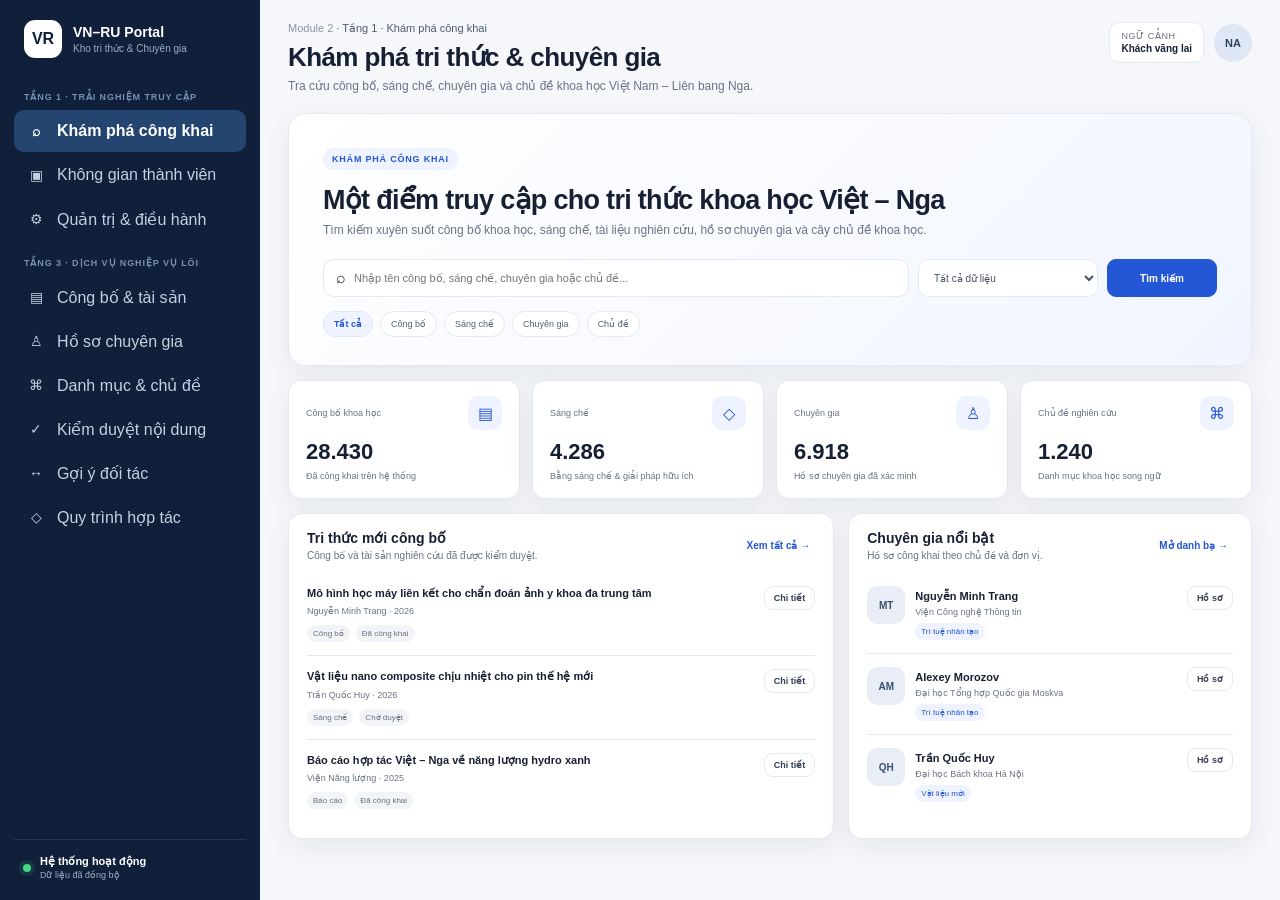
<file: Module 2/UI/index.html>
<!DOCTYPE html>
<html lang="vi">
<head>
<meta charset="UTF-8">
<meta name="viewport" content="width=device-width, initial-scale=1.0">
<title>VN–RU Portal · Kho tri thức & Chuyên gia</title>
<style>
:root{
  --bg:#f5f7fb;--surface:#fff;--surface-2:#f8fafc;--text:#172033;--muted:#697386;--line:#e5e9f0;
  --primary:#2457d6;--primary-50:#eef3ff;--primary-100:#dce6ff;--success:#14804a;--success-bg:#eaf8f0;
  --warning:#9a6400;--warning-bg:#fff6dc;--danger:#c7362f;--danger-bg:#fff0ef;--sidebar:#10203b;--sidebar-muted:#9cadc6;
  --radius:14px;--shadow:0 8px 28px rgba(16,32,59,.07)
}
*{box-sizing:border-box}html,body{margin:0;min-height:100%;font-family:Inter,ui-sans-serif,-apple-system,BlinkMacSystemFont,"Segoe UI",sans-serif;color:var(--text);background:var(--bg)}button,input,select,textarea{font:inherit}button{cursor:pointer}
.app{min-height:100vh}.sidebar{position:fixed;inset:0 auto 0 0;width:260px;background:var(--sidebar);color:#fff;padding:20px 14px;display:flex;flex-direction:column;z-index:20}.brand{display:flex;align-items:center;gap:11px;padding:0 10px 18px}.brand-mark{width:38px;height:38px;border-radius:11px;background:#fff;color:var(--sidebar);display:grid;place-items:center;font-weight:800}.brand strong,.brand span{display:block}.brand strong{font-size:14px}.brand span{font-size:10px;color:var(--sidebar-muted);margin-top:3px}.nav-group{margin-top:9px}.nav-label{padding:7px 10px 6px;color:#7890b3;font-size:9px;font-weight:800;letter-spacing:.9px;text-transform:uppercase}.nav-item{width:100%;border:0;background:transparent;color:#c5d0e1;padding:10px 11px;border-radius:10px;display:flex;align-items:center;gap:10px;text-align:left;margin:2px 0;transition:.18s}.nav-item:hover{background:rgba(255,255,255,.06);color:#fff}.nav-item.active{background:#24456f;color:#fff;font-weight:700}.nav-icon{width:22px;height:22px;display:grid;place-items:center;font-size:14px}.sidebar-foot{margin-top:auto;border-top:1px solid rgba(255,255,255,.1);padding:15px 9px 0}.status{display:flex;align-items:center;gap:9px}.dot{width:8px;height:8px;border-radius:50%;background:#45d483;box-shadow:0 0 0 4px rgba(69,212,131,.12)}.status b,.status small{display:block}.status b{font-size:11px}.status small{font-size:9px;color:var(--sidebar-muted);margin-top:2px}
.main{margin-left:260px;padding:22px 28px 40px;min-width:0}.topbar{display:flex;justify-content:space-between;align-items:flex-start;gap:18px;margin-bottom:20px}.breadcrumb{font-size:11px;color:#8a94a6;margin-bottom:7px}.breadcrumb span{color:#4c5b70}.topbar h1{margin:0;font-size:26px;letter-spacing:-.6px}.topbar p{margin:6px 0 0;color:var(--muted);font-size:12px}.top-actions{display:flex;align-items:center;gap:10px}.context{border:1px solid var(--line);background:#fff;border-radius:10px;padding:8px 11px}.context span,.context b{display:block}.context span{font-size:9px;color:var(--muted);text-transform:uppercase;letter-spacing:.6px}.context b{font-size:10px;margin-top:2px}.avatar{width:38px;height:38px;border-radius:50%;background:#dfe7f5;color:#2e4261;display:grid;place-items:center;font-size:11px;font-weight:800}
.view{display:none}.view.active{display:block}.card{background:var(--surface);border:1px solid var(--line);border-radius:var(--radius);box-shadow:var(--shadow)}.card-head{padding:17px 19px;border-bottom:1px solid var(--line);display:flex;justify-content:space-between;align-items:center;gap:14px}.card-head h2,.section-title{margin:0;font-size:14px}.card-head p{margin:4px 0 0;font-size:10px;color:var(--muted)}.btn{border:1px solid var(--line);background:#fff;color:#344054;border-radius:9px;padding:9px 12px;font-size:10px;font-weight:700}.btn:hover{background:#f8fafc}.btn.primary{background:var(--primary);border-color:var(--primary);color:#fff}.btn.danger{color:var(--danger);background:var(--danger-bg);border-color:#ffd9d5}.btn.small{padding:6px 9px;font-size:9px}.icon-btn{border:0;background:transparent;color:#667085;font-size:18px;width:34px;height:34px;border-radius:8px}.icon-btn:hover{background:#f2f4f7}.badge{display:inline-flex;align-items:center;border-radius:999px;padding:5px 8px;font-size:9px;font-weight:700;background:#eef2f7;color:#516078}.badge.success{background:var(--success-bg);color:var(--success)}.badge.warning{background:var(--warning-bg);color:var(--warning)}.badge.danger{background:var(--danger-bg);color:var(--danger)}.badge.primary{background:var(--primary-50);color:var(--primary)}.badge.published{background:#e9f0ff;color:#1849a9}.btn.success{background:var(--success);border-color:var(--success);color:#fff}.btn:disabled{opacity:.45;cursor:not-allowed}
.hero{background:linear-gradient(135deg,#ffffff 0%,#f1f5ff 100%);border:1px solid var(--line);border-radius:18px;padding:34px 34px 28px;margin-bottom:14px;box-shadow:var(--shadow)}.hero-kicker{display:inline-flex;align-items:center;gap:6px;font-size:9px;font-weight:800;letter-spacing:.8px;text-transform:uppercase;color:var(--primary);background:var(--primary-50);padding:6px 9px;border-radius:999px}.hero h2{font-size:27px;letter-spacing:-.7px;margin:14px 0 7px}.hero p{font-size:12px;color:var(--muted);margin:0;max-width:720px}.global-search{margin-top:22px;display:grid;grid-template-columns:minmax(0,1fr) 180px 110px;gap:9px}.search-box{display:flex;align-items:center;gap:8px;background:#fff;border:1px solid var(--line);border-radius:11px;padding:0 12px}.search-box input{border:0;outline:0;width:100%;padding:12px 0;font-size:11px;background:transparent}.select{border:1px solid var(--line);background:#fff;border-radius:10px;padding:10px 11px;font-size:10px;color:#475467;outline:0}.quick-tabs{display:flex;gap:7px;flex-wrap:wrap;margin-top:14px}.quick-tab{border:1px solid var(--line);background:#fff;border-radius:999px;padding:7px 10px;font-size:9px;color:#526078}.quick-tab.active{border-color:var(--primary-100);background:var(--primary-50);color:var(--primary);font-weight:700}
.stats{display:grid;grid-template-columns:repeat(4,1fr);gap:12px;margin-bottom:14px}.stat{background:#fff;border:1px solid var(--line);border-radius:13px;padding:15px 17px;box-shadow:var(--shadow)}.stat-top{display:flex;justify-content:space-between;align-items:center}.stat-icon{width:34px;height:34px;border-radius:10px;background:var(--primary-50);color:var(--primary);display:grid;place-items:center}.stat b{display:block;font-size:22px;margin-top:9px}.stat span{font-size:9px;color:var(--muted)}.grid-2{display:grid;grid-template-columns:1.15fr .85fr;gap:14px}.grid-3{display:grid;grid-template-columns:repeat(3,1fr);gap:12px}.panel-pad{padding:16px 18px}.section-row{display:flex;justify-content:space-between;align-items:center;gap:12px;margin-bottom:12px}.section-row p{margin:4px 0 0;color:var(--muted);font-size:10px}.link-btn{border:0;background:transparent;color:var(--primary);font-size:10px;font-weight:700;padding:5px}
.item-list{display:flex;flex-direction:column}.list-item{padding:13px 0;border-top:1px solid var(--line);display:flex;align-items:flex-start;justify-content:space-between;gap:12px}.list-item:first-child{border-top:0}.item-main{min-width:0}.item-main strong{display:block;font-size:11px;line-height:1.4}.item-main p{font-size:9px;color:var(--muted);margin:4px 0 0;line-height:1.45}.meta-row{display:flex;gap:6px;flex-wrap:wrap;margin-top:7px}.meta{font-size:8px;color:#667085;background:#f2f4f7;border-radius:999px;padding:4px 6px}.expert{display:flex;gap:10px;align-items:flex-start}.expert-avatar{width:38px;height:38px;border-radius:11px;background:#e8edf6;color:#38506f;display:grid;place-items:center;font-size:10px;font-weight:800;flex:0 0 auto}.expert-info strong{font-size:11px}.expert-info p{font-size:9px;margin:3px 0;color:var(--muted)}.tags{display:flex;gap:5px;flex-wrap:wrap;margin-top:6px}.tag{font-size:8px;padding:4px 6px;border-radius:999px;background:var(--primary-50);color:var(--primary)}
.workspace-banner{display:grid;grid-template-columns:minmax(0,1fr) auto;align-items:center;gap:18px;padding:20px 22px;margin-bottom:14px}.profile-line{display:flex;align-items:center;gap:13px}.profile-avatar{width:50px;height:50px;border-radius:14px;background:#dfe7f5;display:grid;place-items:center;font-weight:800;color:#2e4261}.profile-line h2{font-size:17px;margin:0}.profile-line p{font-size:10px;color:var(--muted);margin:5px 0 0}.progress{width:220px}.progress-top{display:flex;justify-content:space-between;font-size:9px;color:var(--muted);margin-bottom:6px}.bar{height:7px;background:#edf0f4;border-radius:999px;overflow:hidden}.bar span{display:block;height:100%;background:var(--primary);border-radius:999px}.action-card{padding:16px;border:1px solid var(--line);background:#fff;border-radius:13px}.action-card .big-icon{width:38px;height:38px;border-radius:10px;background:var(--primary-50);color:var(--primary);display:grid;place-items:center;margin-bottom:12px}.action-card h3{font-size:12px;margin:0}.action-card p{font-size:9px;color:var(--muted);line-height:1.5;min-height:41px;margin:6px 0 13px}.recommend-card{border:1px solid var(--line);border-radius:12px;padding:14px}.match-score{display:flex;align-items:center;justify-content:space-between}.match-score strong{font-size:11px}.score{font-size:10px;font-weight:800;color:var(--success);background:var(--success-bg);padding:5px 7px;border-radius:999px}.reason{margin-top:9px;font-size:9px;color:var(--muted);line-height:1.5}.mini-actions{display:flex;gap:7px;margin-top:11px}
.toolbar{display:flex;align-items:center;gap:9px;padding:13px 16px;border-bottom:1px solid var(--line)}.toolbar .search-box{flex:1}.toolbar .search-box input{padding:9px 0}.table-wrap{overflow:auto}.table{width:100%;border-collapse:collapse}.table th{padding:10px 14px;text-align:left;background:#fafbfc;color:#758094;font-size:8px;text-transform:uppercase;letter-spacing:.4px;border-bottom:1px solid var(--line);white-space:nowrap}.table td{padding:12px 14px;border-bottom:1px solid var(--line);font-size:9px;color:#475467;vertical-align:middle}.table tr:last-child td{border-bottom:0}.table td strong{font-size:10px;color:var(--text)}.cell-sub{font-size:8px;color:#8a94a6;margin-top:3px}.row-actions{display:flex;gap:5px}.empty{padding:35px;text-align:center;color:var(--muted);font-size:10px}
.gov-grid{display:grid;grid-template-columns:1.15fr .85fr;gap:14px}.queue-item{padding:13px 0;border-top:1px solid var(--line)}.queue-item:first-child{border-top:0}.queue-top{display:flex;justify-content:space-between;gap:10px}.queue-top strong{font-size:10px}.queue-item p{font-size:9px;color:var(--muted);margin:5px 0}.queue-actions{display:flex;gap:6px;margin-top:9px}.job{padding:12px 0;border-top:1px solid var(--line)}.job:first-child{border-top:0}.job-line{display:flex;justify-content:space-between;align-items:center;gap:10px}.job-line strong{font-size:10px}.job p{font-size:8px;color:var(--muted);margin:4px 0 7px}.range-row{padding:12px 0;border-top:1px solid var(--line)}.range-row:first-child{border-top:0}.range-head{display:flex;justify-content:space-between;font-size:9px;margin-bottom:8px}.range-row input{width:100%}
.service-hero{display:flex;justify-content:space-between;align-items:center;gap:18px;padding:20px 22px;margin-bottom:14px}.service-hero .eyebrow{font-size:9px;color:var(--primary);font-weight:800;letter-spacing:.7px;text-transform:uppercase}.service-hero h2{font-size:19px;margin:5px 0}.service-hero p{font-size:10px;color:var(--muted);margin:0;max-width:740px}.service-actions{display:flex;gap:8px}.filter-strip{display:flex;gap:8px;align-items:center;flex-wrap:wrap}.taxonomy-layout{display:grid;grid-template-columns:300px minmax(0,1fr);gap:14px}.tree{padding:12px}.tree-row{display:flex;align-items:center;gap:7px;padding:9px 10px;border-radius:8px;font-size:10px;cursor:pointer}.tree-row:hover,.tree-row.active{background:var(--primary-50);color:var(--primary)}.tree-row.child{padding-left:29px}.term-grid{display:grid;grid-template-columns:repeat(2,1fr);gap:9px}.term-card{border:1px solid var(--line);border-radius:10px;padding:12px}.term-card strong{font-size:10px}.term-card p{font-size:9px;color:var(--muted);margin:5px 0 0}.match-grid{display:grid;grid-template-columns:repeat(3,1fr);gap:11px}.match-card{border:1px solid var(--line);border-radius:12px;padding:14px;background:#fff}.match-card .expert{margin-bottom:10px}.match-meter{height:6px;background:#eef1f5;border-radius:999px;overflow:hidden;margin:8px 0}.match-meter span{display:block;height:100%;background:var(--primary)}.reason-list{margin:9px 0 0;padding:0;list-style:none}.reason-list li{font-size:8px;color:var(--muted);padding:3px 0 3px 12px;position:relative}.reason-list li:before{content:'•';position:absolute;left:2px;color:var(--primary)}
.modal-bg{position:fixed;inset:0;background:rgba(12,22,38,.42);display:none;align-items:center;justify-content:center;padding:20px;z-index:50}.modal-bg.open{display:flex}.modal{width:min(620px,100%);max-height:90vh;overflow:auto;background:#fff;border-radius:16px;box-shadow:0 22px 70px rgba(16,32,59,.25)}.modal-head{padding:17px 19px;border-bottom:1px solid var(--line);display:flex;justify-content:space-between;gap:12px;align-items:center}.modal-head h3{margin:0;font-size:14px}.modal-body{padding:18px}.form-grid{display:grid;grid-template-columns:repeat(2,1fr);gap:12px}.field{display:flex;flex-direction:column;gap:6px}.field.full{grid-column:1/-1}.field span{font-size:9px;color:#526078;font-weight:700}.field input,.field select,.field textarea{border:1px solid var(--line);border-radius:9px;padding:10px 11px;font-size:10px;outline:0;background:#fff;color:var(--text)}.field textarea{min-height:90px;resize:vertical}.field input:focus,.field select:focus,.field textarea:focus{border-color:#9bb5f4;box-shadow:0 0 0 3px rgba(36,87,214,.08)}.modal-foot{display:flex;justify-content:flex-end;gap:8px;padding:14px 19px;border-top:1px solid var(--line)}.toast{position:fixed;right:22px;bottom:22px;background:#152033;color:#fff;padding:10px 13px;border-radius:10px;font-size:10px;opacity:0;transform:translateY(8px);pointer-events:none;transition:.2s;z-index:80}.toast.show{opacity:1;transform:translateY(0)}
@media(max-width:1080px){.stats{grid-template-columns:repeat(2,1fr)}.grid-3,.match-grid{grid-template-columns:repeat(2,1fr)}.grid-2,.gov-grid{grid-template-columns:1fr}.taxonomy-layout{grid-template-columns:240px minmax(0,1fr)}}
@media(max-width:800px){.sidebar{position:static;width:100%;padding:12px}.brand{padding-bottom:9px}.nav-group{display:flex;gap:5px;overflow:auto}.nav-label{display:none}.nav-item{min-width:max-content;width:auto}.sidebar-foot{display:none}.main{margin-left:0;padding:16px}.topbar{flex-direction:column}.top-actions{width:100%;justify-content:flex-end}.global-search{grid-template-columns:1fr}.stats,.grid-3,.match-grid,.term-grid{grid-template-columns:1fr}.workspace-banner{grid-template-columns:1fr}.progress{width:100%}.taxonomy-layout{grid-template-columns:1fr}.form-grid{grid-template-columns:1fr}.field.full{grid-column:auto}}

/* Quy trình hợp tác Việt – Nga */
.coop-stats{display:grid;grid-template-columns:repeat(4,1fr);gap:12px;margin:14px 0}.coop-stat{background:#fff;border:1px solid var(--line);border-radius:13px;padding:14px 16px}.coop-stat span{display:block;font-size:9px;color:var(--muted);margin-bottom:6px}.coop-stat strong{font-size:20px;letter-spacing:-.4px}.coop-flow{background:#fff;border:1px solid var(--line);border-radius:14px;box-shadow:var(--shadow);overflow:hidden}.coop-phase-nav{display:grid;grid-template-columns:repeat(5,1fr);border-bottom:1px solid var(--line);background:#fafbfc}.coop-phase-btn{position:relative;border:0;border-right:1px solid var(--line);background:transparent;padding:14px 12px;text-align:left;color:#667085}.coop-phase-btn:last-child{border-right:0}.coop-phase-btn:hover{background:#f6f8fb}.coop-phase-btn.active{background:#fff;color:var(--primary)}.coop-phase-btn.active:after{content:"";position:absolute;left:12px;right:12px;bottom:-1px;height:2px;background:var(--primary);border-radius:2px}.coop-phase-num{width:24px;height:24px;border-radius:8px;background:#eef2f7;color:#5d6a7e;display:grid;place-items:center;font-size:9px;font-weight:800;margin-bottom:8px}.coop-phase-btn.active .coop-phase-num{background:var(--primary-50);color:var(--primary)}.coop-phase-btn strong{display:block;font-size:10px;line-height:1.35}.coop-phase-btn span{display:block;font-size:8px;line-height:1.4;color:var(--muted);margin-top:3px}.coop-content{padding:20px}.coop-head{display:flex;justify-content:space-between;align-items:flex-start;gap:20px;margin-bottom:16px}.coop-head h3{margin:0;font-size:17px}.coop-head p{margin:6px 0 0;font-size:10px;color:var(--muted);line-height:1.55;max-width:760px}.coop-step-grid{display:grid;grid-template-columns:repeat(3,1fr);gap:10px}.coop-step{border:1px solid var(--line);border-radius:12px;padding:14px;background:#fff}.coop-step-index{font-size:8px;font-weight:800;color:var(--primary);letter-spacing:.5px;text-transform:uppercase}.coop-step h4{font-size:11px;margin:7px 0 6px}.coop-step ul{margin:0;padding-left:15px;color:var(--muted);font-size:9px;line-height:1.55}.coop-step li+li{margin-top:3px}.coop-note{margin-top:12px;padding:11px 13px;border-radius:10px;background:var(--primary-50);color:#38507e;font-size:9px;line-height:1.55}.coop-branches{display:grid;grid-template-columns:1fr 1fr;gap:12px}.coop-branch{border:1px solid var(--line);border-radius:13px;padding:15px;background:#fff}.coop-branch-head{display:flex;justify-content:space-between;gap:10px;align-items:flex-start;margin-bottom:10px}.coop-branch h4{margin:0;font-size:12px}.coop-branch p{margin:4px 0 0;font-size:9px;color:var(--muted)}.coop-branch-list{display:flex;flex-direction:column;gap:8px}.coop-branch-step{display:flex;gap:9px;align-items:flex-start;padding:9px;border-radius:9px;background:#f8fafc}.coop-branch-step b{width:22px;height:22px;border-radius:7px;display:grid;place-items:center;background:#fff;border:1px solid var(--line);font-size:8px;flex:0 0 auto}.coop-branch-step strong{display:block;font-size:9px}.coop-branch-step span{display:block;font-size:8px;color:var(--muted);margin-top:3px;line-height:1.45}.coop-cases{margin-top:14px}.coop-case{display:grid;grid-template-columns:minmax(0,1fr) 130px 130px 110px auto;gap:12px;align-items:center;padding:12px 0;border-top:1px solid var(--line)}.coop-case:first-child{border-top:0}.coop-case strong{font-size:10px}.coop-case p{margin:3px 0 0;font-size:8px;color:var(--muted)}.coop-case .cell-label{font-size:8px;color:var(--muted);display:block;margin-bottom:3px}.coop-case .cell-value{font-size:9px;color:#475467}.country-pair{display:flex;align-items:center;gap:6px;font-size:9px}.country-dot{width:7px;height:7px;border-radius:50%;background:var(--primary)}.country-dot.ru{background:#7e57c2}.coop-empty{padding:30px;text-align:center;color:var(--muted);font-size:10px}
@media(max-width:1100px){.coop-step-grid{grid-template-columns:1fr 1fr}.coop-case{grid-template-columns:minmax(0,1fr) 120px 100px auto}.coop-case .coop-field{display:none}}
@media(max-width:800px){.coop-stats{grid-template-columns:1fr 1fr}.coop-phase-nav{grid-template-columns:1fr}.coop-phase-btn{border-right:0;border-bottom:1px solid var(--line);display:grid;grid-template-columns:32px 1fr;column-gap:8px}.coop-phase-num{grid-row:1/3;margin:0}.coop-phase-btn.active:after{left:0;right:auto;top:8px;bottom:8px;width:2px;height:auto}.coop-step-grid,.coop-branches{grid-template-columns:1fr}.coop-case{grid-template-columns:1fr auto}.coop-case .coop-field,.coop-case .coop-owner{display:none}}

</style>
</head>
<body>
<div class="app">
  <aside class="sidebar">
    <div class="brand"><div class="brand-mark">VR</div><div><strong>VN–RU Portal</strong><span>Kho tri thức & Chuyên gia</span></div></div>
    <div class="nav-group">
      <div class="nav-label">Tầng 1 · Trải nghiệm truy cập</div>
      <button class="nav-item active" data-view="public"><span class="nav-icon">⌕</span>Khám phá công khai</button>
      <button class="nav-item" data-view="workspace"><span class="nav-icon">▣</span>Không gian thành viên</button>
      <button class="nav-item" data-view="governance"><span class="nav-icon">⚙</span>Quản trị & điều hành</button>
    </div>
    <div class="nav-group">
      <div class="nav-label">Tầng 3 · Dịch vụ nghiệp vụ lõi</div>
      <button class="nav-item" data-view="publications"><span class="nav-icon">▤</span>Công bố & tài sản</button>
      <button class="nav-item" data-view="experts"><span class="nav-icon">♙</span>Hồ sơ chuyên gia</button>
      <button class="nav-item" data-view="taxonomy"><span class="nav-icon">⌘</span>Danh mục & chủ đề</button>
      <button class="nav-item" data-view="moderation"><span class="nav-icon">✓</span>Kiểm duyệt nội dung</button>
      <button class="nav-item" data-view="matching"><span class="nav-icon">↔</span>Gợi ý đối tác</button>
      <button class="nav-item" data-view="cooperation"><span class="nav-icon">◇</span>Quy trình hợp tác</button>
    </div>
    <div class="sidebar-foot"><div class="status"><span class="dot"></span><div><b>Hệ thống hoạt động</b><small>Dữ liệu đã đồng bộ</small></div></div></div>
  </aside>

  <main class="main">
    <header class="topbar">
      <div><div class="breadcrumb">Module 2 <span>·</span> <span id="crumb">Tầng 1 · Khám phá công khai</span></div><h1 id="pageTitle">Khám phá tri thức & chuyên gia</h1><p id="pageSub">Tra cứu công bố, sáng chế, chuyên gia và chủ đề khoa học Việt Nam – Liên bang Nga.</p></div>
      <div class="top-actions"><div class="context"><span>Ngữ cảnh</span><b id="contextText">Khách vãng lai</b></div><div class="avatar">NA</div></div>
    </header>

    <section class="view active" id="view-public">
      <div class="hero">
        <span class="hero-kicker">Khám phá công khai</span>
        <h2>Một điểm truy cập cho tri thức khoa học Việt – Nga</h2>
        <p>Tìm kiếm xuyên suốt công bố khoa học, sáng chế, tài liệu nghiên cứu, hồ sơ chuyên gia và cây chủ đề khoa học.</p>
        <div class="global-search">
          <div class="search-box"><span>⌕</span><input id="publicSearch" placeholder="Nhập tên công bố, sáng chế, chuyên gia hoặc chủ đề..."></div>
          <select class="select" id="publicType"><option value="all">Tất cả dữ liệu</option><option value="publication">Công bố khoa học</option><option value="patent">Sáng chế</option><option value="expert">Chuyên gia</option><option value="topic">Chủ đề khoa học</option></select>
          <button class="btn primary" id="publicSearchBtn">Tìm kiếm</button>
        </div>
        <div class="quick-tabs"><button class="quick-tab active">Tất cả</button><button class="quick-tab">Công bố</button><button class="quick-tab">Sáng chế</button><button class="quick-tab">Chuyên gia</button><button class="quick-tab">Chủ đề</button></div>
      </div>
      <div class="stats"><div class="stat"><div class="stat-top"><span>Công bố khoa học</span><div class="stat-icon">▤</div></div><b>28.430</b><span>Đã công khai trên hệ thống</span></div><div class="stat"><div class="stat-top"><span>Sáng chế</span><div class="stat-icon">◇</div></div><b>4.286</b><span>Bằng sáng chế & giải pháp hữu ích</span></div><div class="stat"><div class="stat-top"><span>Chuyên gia</span><div class="stat-icon">♙</div></div><b>6.918</b><span>Hồ sơ chuyên gia đã xác minh</span></div><div class="stat"><div class="stat-top"><span>Chủ đề nghiên cứu</span><div class="stat-icon">⌘</div></div><b>1.240</b><span>Danh mục khoa học song ngữ</span></div></div>
      <div class="grid-2">
        <section class="card panel-pad"><div class="section-row"><div><h2 class="section-title">Tri thức mới công bố</h2><p>Công bố và tài sản nghiên cứu đã được kiểm duyệt.</p></div><button class="link-btn" data-nav="publications">Xem tất cả →</button></div><div id="publicKnowledge" class="item-list"></div></section>
        <section class="card panel-pad"><div class="section-row"><div><h2 class="section-title">Chuyên gia nổi bật</h2><p>Hồ sơ công khai theo chủ đề và đơn vị.</p></div><button class="link-btn" data-nav="experts">Mở danh bạ →</button></div><div id="publicExperts" class="item-list"></div></section>
      </div>
    </section>

    <section class="view" id="view-workspace">
      <section class="card workspace-banner"><div class="profile-line"><div class="profile-avatar">NT</div><div><h2>Nguyễn Minh Trang</h2><p>Nhà khoa học · Viện Công nghệ Thông tin · Hồ sơ đã xác minh</p></div></div><div class="progress"><div class="progress-top"><span>Mức hoàn thiện hồ sơ</span><b>82%</b></div><div class="bar"><span style="width:82%"></span></div></div></section>
      <div class="grid-3" style="margin-bottom:14px"><div class="action-card"><div class="big-icon">♙</div><h3>Hồ sơ & CV khoa học</h3><p>Cập nhật học hàm, học vị, chuyên môn, hướng nghiên cứu và thông tin liên kết tổ chức.</p><button class="btn" data-nav="experts">Quản lý hồ sơ</button></div><div class="action-card"><div class="big-icon">▤</div><h3>Công bố & sáng chế</h3><p>Tạo mới, bổ sung tệp đính kèm và quản lý các phiên bản tài sản nghiên cứu.</p><button class="btn" data-nav="publications">Quản lý công bố</button></div><div class="action-card"><div class="big-icon">↔</div><h3>Gợi ý đối tác song phương</h3><p>Nhận đề xuất nhà khoa học Việt – Nga dựa trên chủ đề, công bố và chuyên môn tương đồng.</p><button class="btn primary" data-nav="matching">Xem gợi ý</button></div></div>
      <div class="grid-2"><section class="card panel-pad"><div class="section-row"><div><h2 class="section-title">Công việc của tôi</h2><p>Các hồ sơ đang soạn, chờ duyệt hoặc cần bổ sung.</p></div><button class="btn small primary" id="workspaceNewPub">+ Đăng kết quả nghiên cứu</button></div><div id="myPublications" class="item-list"></div></section><section class="card panel-pad"><div class="section-row"><div><h2 class="section-title">Đối tác phù hợp</h2><p>Đề xuất dựa trên hồ sơ nghiên cứu hiện tại.</p></div><button class="link-btn" data-nav="matching">Tất cả gợi ý →</button></div><div id="workspaceMatches"></div></section></div>
    </section>

    <section class="view" id="view-governance">
      <div class="stats"><div class="stat"><div class="stat-top"><span>Chờ kiểm duyệt</span><div class="stat-icon">✓</div></div><b id="pendingCount">18</b><span>Công bố & hồ sơ mới</span></div><div class="stat"><div class="stat-top"><span>Tác vụ đồng bộ</span><div class="stat-icon">↻</div></div><b>7</b><span>Đang chạy trong nền</span></div><div class="stat"><div class="stat-top"><span>Chủ đề</span><div class="stat-icon">⌘</div></div><b>1.240</b><span>Đang quản lý</span></div><div class="stat"><div class="stat-top"><span>Tỷ lệ ghép nối</span><div class="stat-icon">↔</div></div><b>76%</b><span>Đạt ngưỡng khuyến nghị</span></div></div>
      <div class="gov-grid"><section class="card panel-pad"><div class="section-row"><div><h2 class="section-title">Hàng đợi kiểm duyệt</h2><p>Nội dung phải được duyệt trước khi xuất hiện công khai.</p></div><button class="link-btn" data-nav="moderation">Mở trung tâm duyệt →</button></div><div id="govQueue"></div></section><section class="card panel-pad"><div class="section-row"><div><h2 class="section-title">Giám sát đồng bộ</h2><p>Tác vụ lập chỉ mục và đồng bộ dữ liệu nền.</p></div><span class="badge success">Hoạt động ổn định</span></div><div id="syncJobs"></div></section></div>
      <div class="grid-2" style="margin-top:14px"><section class="card panel-pad"><div class="section-row"><div><h2 class="section-title">Quản trị danh mục</h2><p>Quản lý cây lĩnh vực, chủ đề và thuật ngữ Việt – Nga.</p></div><button class="btn small" data-nav="taxonomy">Quản lý danh mục</button></div><div class="item-list"><div class="list-item"><div class="item-main"><strong>Trí tuệ nhân tạo & Học máy</strong><p>42 chủ đề con · 316 thuật ngữ song ngữ</p></div><span class="badge primary">Đã chuẩn hóa</span></div><div class="list-item"><div class="item-main"><strong>Vật liệu mới & Công nghệ nano</strong><p>31 chủ đề con · 208 thuật ngữ song ngữ</p></div><span class="badge primary">Đã chuẩn hóa</span></div></div></section><section class="card panel-pad"><div class="section-row"><div><h2 class="section-title">Tinh chỉnh gợi ý đối tác</h2><p>Trọng số áp dụng cho thuật toán ghép nối.</p></div><button class="btn small" id="saveWeights">Lưu cấu hình</button></div><div class="range-row"><div class="range-head"><span>Tương đồng chủ đề</span><b id="w1v">45%</b></div><input id="w1" type="range" min="0" max="100" value="45"></div><div class="range-row"><div class="range-head"><span>Trùng lặp công bố</span><b id="w2v">30%</b></div><input id="w2" type="range" min="0" max="100" value="30"></div><div class="range-row"><div class="range-head"><span>Liên kết tổ chức</span><b id="w3v">25%</b></div><input id="w3" type="range" min="0" max="100" value="25"></div></section></div>
    </section>

    <section class="view" id="view-publications">
      <section class="card service-hero"><div><div class="eyebrow">Dịch vụ nghiệp vụ lõi</div><h2>Công bố khoa học & tài sản nghiên cứu</h2><p>Quản lý công bố, sách, báo cáo nghiên cứu, bằng sáng chế, phiên bản tài liệu, tệp đính kèm và quyền đồng sở hữu.</p></div><div class="service-actions"><button class="btn" id="importPub">Nhập dữ liệu</button><button class="btn primary" id="newPublication">+ Tạo công bố</button></div></section>
      <div class="stats"><div class="stat"><div class="stat-top"><span>Tổng tài sản</span><div class="stat-icon">▤</div></div><b>32.716</b><span>Toàn bộ tài sản nghiên cứu</span></div><div class="stat"><div class="stat-top"><span>Đã công khai</span><div class="stat-icon">✓</div></div><b>29.204</b><span>Hiển thị trên cổng công khai</span></div><div class="stat"><div class="stat-top"><span>Chờ duyệt</span><div class="stat-icon">…</div></div><b>486</b><span>Đang trong quy trình kiểm duyệt</span></div><div class="stat"><div class="stat-top"><span>Bản nháp</span><div class="stat-icon">✎</div></div><b>3.026</b><span>Chưa gửi kiểm duyệt</span></div></div>
      <section class="card"><div class="toolbar"><div class="search-box"><span>⌕</span><input id="pubSearch" placeholder="Tìm theo tiêu đề, tác giả, DOI..."></div><select class="select" id="pubKind"><option value="all">Mọi loại tài sản</option><option value="Công bố">Công bố khoa học</option><option value="Sáng chế">Sáng chế</option><option value="Báo cáo">Báo cáo nghiên cứu</option></select><select class="select" id="pubStatus"><option value="all">Mọi trạng thái</option><option value="Đã công khai">Đã công khai</option><option value="Chờ duyệt">Chờ duyệt</option><option value="Bản nháp">Bản nháp</option></select></div><div class="table-wrap"><table class="table"><thead><tr><th>Tài sản nghiên cứu</th><th>Loại</th><th>Năm</th><th>Chủ sở hữu</th><th>Trạng thái</th><th></th></tr></thead><tbody id="pubBody"></tbody></table></div></section>
    </section>

    <section class="view" id="view-experts">
      <section class="card service-hero"><div><div class="eyebrow">Dịch vụ nghiệp vụ lõi</div><h2>Hồ sơ chuyên gia & nhà khoa học</h2><p>Quản lý lý lịch khoa học, học hàm/học vị, chuyên môn, hướng nghiên cứu, liên kết tổ chức và hồ sơ định danh.</p></div><div class="service-actions"><button class="btn">Xuất danh sách</button><button class="btn primary" id="newExpert">+ Thêm chuyên gia</button></div></section>
      <section class="card"><div class="toolbar"><div class="search-box"><span>⌕</span><input id="expertSearch" placeholder="Tìm tên chuyên gia, tổ chức, chuyên môn..."></div><select class="select" id="expertCountry"><option value="all">Tất cả quốc gia</option><option value="Việt Nam">Việt Nam</option><option value="Liên bang Nga">Liên bang Nga</option></select><select class="select" id="expertField"><option value="all">Tất cả lĩnh vực</option><option value="Trí tuệ nhân tạo">Trí tuệ nhân tạo</option><option value="Vật liệu mới">Vật liệu mới</option><option value="Năng lượng">Năng lượng</option></select></div><div class="table-wrap"><table class="table"><thead><tr><th>Chuyên gia</th><th>Tổ chức</th><th>Lĩnh vực chính</th><th>Công bố</th><th>Quốc gia</th><th>Trạng thái</th><th></th></tr></thead><tbody id="expertBody"></tbody></table></div></section>
    </section>

    <section class="view" id="view-taxonomy">
      <section class="card service-hero"><div><div class="eyebrow">Dịch vụ nghiệp vụ lõi</div><h2>Danh mục khoa học & hệ chủ đề</h2><p>Quản lý phân loại khoa học chuẩn, từ điển thuật ngữ Việt – Nga, cây chủ đề và quan hệ giữa các thực thể nghiên cứu.</p></div><div class="service-actions"><button class="btn">Nhập danh mục</button><button class="btn primary" id="newTopic">+ Thêm chủ đề</button></div></section>
      <div class="taxonomy-layout"><section class="card"><div class="card-head"><div><h2>Cây lĩnh vực khoa học</h2><p>Chọn một lĩnh vực để xem chủ đề con.</p></div></div><div class="tree"><div class="tree-row active">⌄ Khoa học tự nhiên</div><div class="tree-row child">Trí tuệ nhân tạo</div><div class="tree-row child">Toán học & thống kê</div><div class="tree-row child">Khoa học vật liệu</div><div class="tree-row">› Kỹ thuật & công nghệ</div><div class="tree-row">› Y dược</div><div class="tree-row">› Nông nghiệp</div><div class="tree-row">› Khoa học xã hội</div></div></section><section class="card"><div class="card-head"><div><h2>Chủ đề & thuật ngữ</h2><p>Thuật ngữ được chuẩn hóa để phục vụ tìm kiếm và ghép nối.</p></div><div class="search-box" style="width:240px"><span>⌕</span><input id="termSearch" placeholder="Tìm thuật ngữ..."></div></div><div class="panel-pad"><div id="termGrid" class="term-grid"></div></div></section></div>
    </section>

    <section class="view" id="view-moderation">
      <section class="card service-hero"><div><div class="eyebrow">Dịch vụ nghiệp vụ lõi</div><h2>Kiểm duyệt & quản trị nội dung</h2><p>Quản lý quy trình bản nháp → gửi duyệt → Từ chối hoặc Success → chờ ý kiến đồng nhất → Published; hỗ trợ gỡ công khai, lưu trữ và thu hồi nội dung.</p></div><div class="service-actions"><button class="btn">Lịch sử duyệt</button><button class="btn primary">Quy tắc kiểm duyệt</button></div></section>
      <section class="card"><div class="toolbar"><div class="search-box"><span>⌕</span><input id="modSearch" placeholder="Tìm nội dung trong hàng đợi..."></div><select class="select" id="modType"><option value="all">Mọi loại</option><option value="Công bố">Công bố khoa học</option><option value="Sáng chế">Sáng chế</option><option value="Hồ sơ">Hồ sơ chuyên gia</option></select><select class="select" id="modStatus"><option value="all">Mọi trạng thái</option><option value="Chờ duyệt">Chờ duyệt</option><option value="Cần bổ sung">Cần bổ sung</option><option value="Từ chối">Từ chối</option><option value="Success">Success</option><option value="Published">Published</option></select><select class="select"><option>Ưu tiên mới nhất</option><option>Ưu tiên lâu nhất</option></select></div><div class="table-wrap"><table class="table"><thead><tr><th>Nội dung</th><th>Loại</th><th>Người gửi</th><th>Ngày gửi</th><th>Kiểm tra</th><th>Ý kiến</th><th>Trạng thái</th><th></th></tr></thead><tbody id="modBody"></tbody></table></div></section>
    </section>

    <section class="view" id="view-matching">
      <section class="card service-hero"><div><div class="eyebrow">Dịch vụ nghiệp vụ lõi</div><h2>Gợi ý đối tác nghiên cứu Việt – Nga</h2><p>Phân tích tương đồng chủ đề, công bố và mạng lưới tổ chức để đề xuất đối tác, chuyên gia phản biện và chuyên gia tư vấn.</p></div><div class="service-actions"><button class="btn">Lịch sử gợi ý</button><button class="btn primary" id="runMatch">Tạo gợi ý mới</button></div></section>
      <section class="card panel-pad"><div class="section-row"><div><h2 class="section-title">Đối tác được đề xuất</h2><p>Mỗi gợi ý kèm lý do có thể giải thích.</p></div><div class="filter-strip"><select class="select"><option>Tất cả lĩnh vực</option><option>Trí tuệ nhân tạo</option><option>Vật liệu mới</option></select><select class="select"><option>Điểm phù hợp cao nhất</option><option>Nhiều công bố chung nhất</option></select></div></div><div id="matchGrid" class="match-grid"></div></section>
    </section>

    <section class="view" id="view-cooperation">
      <section class="card service-hero">
        <div><div class="eyebrow">Dịch vụ nghiệp vụ lõi</div><h2>Quy trình ghép nối & hợp tác Việt – Nga</h2><p>Luồng khép kín từ xác minh đối tác, gợi ý ghép nối, bày tỏ quan tâm, triển khai hợp tác đến nghiệm thu và tái tạo tri thức.</p></div>
        <div class="service-actions"><button class="btn" id="coopHistory">Lịch sử hợp tác</button><button class="btn primary" id="startCooperation">+ Khởi tạo kết nối</button></div>
      </section>

      <div class="coop-stats">
        <div class="coop-stat"><span>Kết nối đang xử lý</span><strong>24</strong></div>
        <div class="coop-stat"><span>Đã đạt đồng thuận</span><strong>11</strong></div>
        <div class="coop-stat"><span>Hồ sơ nghiên cứu chung</span><strong>7</strong></div>
        <div class="coop-stat"><span>Liên minh 2+2</span><strong>4</strong></div>
      </div>

      <section class="coop-flow">
        <div id="coopPhaseNav" class="coop-phase-nav"></div>
        <div id="coopPhaseContent" class="coop-content"></div>
      </section>

      <section class="card panel-pad coop-cases">
        <div class="section-row"><div><h2 class="section-title">Hồ sơ hợp tác đang theo dõi</h2><p>Các kết nối song phương đang chạy qua quy trình.</p></div><select class="select" id="coopCaseFilter"><option value="all">Mọi trạng thái</option><option value="Đang trao đổi">Đang trao đổi</option><option value="Đã đồng thuận">Đã đồng thuận</option><option value="Đang triển khai">Đang triển khai</option><option value="Hoàn tất">Hoàn tất</option></select></div>
        <div id="coopCases"></div>
      </section>
    </section>
  </main>
</div>

<div class="modal-bg" id="pubModal"><div class="modal"><div class="modal-head"><h3>Tạo tài sản nghiên cứu</h3><button class="icon-btn" data-close="pubModal">×</button></div><div class="modal-body"><div class="form-grid"><label class="field full"><span>Tiêu đề</span><input id="newPubTitle" placeholder="Nhập tiêu đề công bố..."></label><label class="field"><span>Loại tài sản</span><select id="newPubKind"><option>Công bố</option><option>Sáng chế</option><option>Báo cáo</option></select></label><label class="field"><span>Năm</span><input id="newPubYear" type="number" value="2026"></label><label class="field full"><span>Tóm tắt</span><textarea placeholder="Mô tả ngắn nội dung nghiên cứu..."></textarea></label></div></div><div class="modal-foot"><button class="btn" data-close="pubModal">Hủy</button><button class="btn primary" id="saveNewPub">Lưu bản nháp</button></div></div></div>
<div class="modal-bg" id="topicModal"><div class="modal"><div class="modal-head"><h3>Thêm chủ đề khoa học</h3><button class="icon-btn" data-close="topicModal">×</button></div><div class="modal-body"><div class="form-grid"><label class="field full"><span>Tên chủ đề tiếng Việt</span><input id="topicVi"></label><label class="field full"><span>Tên chủ đề tiếng Nga</span><input id="topicRu"></label><label class="field"><span>Lĩnh vực cha</span><select><option>Khoa học tự nhiên</option><option>Kỹ thuật & công nghệ</option><option>Y dược</option></select></label><label class="field"><span>Trạng thái</span><select><option>Đang sử dụng</option><option>Bản nháp</option></select></label></div></div><div class="modal-foot"><button class="btn" data-close="topicModal">Hủy</button><button class="btn primary" id="saveTopic">Thêm chủ đề</button></div></div></div>
<div class="toast" id="toast"></div>

<script>
const viewMeta={
 public:['Tầng 1 · Khám phá công khai','Khám phá tri thức & chuyên gia','Tra cứu công bố, sáng chế, chuyên gia và chủ đề khoa học Việt Nam – Liên bang Nga.','Khách vãng lai'],
 workspace:['Tầng 1 · Không gian thành viên','Không gian làm việc cá nhân','Quản lý hồ sơ khoa học, công bố và nhận gợi ý đối tác song phương.','Thành viên đã xác thực'],
 governance:['Tầng 1 · Quản trị & điều hành','Trung tâm quản trị dữ liệu','Kiểm duyệt nội dung, quản lý danh mục, giám sát đồng bộ và tinh chỉnh gợi ý.','Quản trị dữ liệu'],
 publications:['Tầng 3 · Công bố & tài sản','Công bố & tài sản nghiên cứu','Dịch vụ quản lý tài sản tri thức, phiên bản và quyền sở hữu.','Dịch vụ nghiệp vụ'],
 experts:['Tầng 3 · Hồ sơ chuyên gia','Hồ sơ chuyên gia','Dịch vụ quản lý hồ sơ nhà khoa học và liên kết tổ chức.','Dịch vụ nghiệp vụ'],
 taxonomy:['Tầng 3 · Danh mục & chủ đề','Danh mục & chủ đề khoa học','Dịch vụ quản lý phân loại khoa học và thuật ngữ song ngữ.','Dịch vụ nghiệp vụ'],
 moderation:['Tầng 3 · Kiểm duyệt nội dung','Kiểm duyệt nội dung','Dịch vụ quản lý trạng thái xuất bản và luồng phê duyệt.','Dịch vụ nghiệp vụ'],
 matching:['Tầng 3 · Gợi ý đối tác','Gợi ý đối tác nghiên cứu','Dịch vụ ghép nối nhà khoa học Việt – Nga và giải thích lý do đề xuất.','Dịch vụ nghiệp vụ'],
 cooperation:['Tầng 3 · Quy trình hợp tác','Quy trình hợp tác Việt – Nga','Theo dõi toàn bộ vòng đời kết nối, đồng thuận và triển khai hợp tác song phương.','Dịch vụ nghiệp vụ']
};
const publications=[
 {title:'Mô hình học máy liên kết cho chẩn đoán ảnh y khoa đa trung tâm',kind:'Công bố',year:2026,owner:'Nguyễn Minh Trang',status:'Đã công khai'},
 {title:'Vật liệu nano composite chịu nhiệt cho pin thế hệ mới',kind:'Sáng chế',year:2026,owner:'Trần Quốc Huy',status:'Chờ duyệt'},
 {title:'Báo cáo hợp tác Việt – Nga về năng lượng hydro xanh',kind:'Báo cáo',year:2025,owner:'Viện Năng lượng',status:'Đã công khai'},
 {title:'Phương pháp tối ưu mạng cảm biến phân tán trong môi trường khắc nghiệt',kind:'Công bố',year:2025,owner:'Alexey Morozov',status:'Bản nháp'},
 {title:'Hệ xúc tác mới cho chuyển hóa CO₂ ở nhiệt độ thấp',kind:'Sáng chế',year:2026,owner:'Lê Hoàng Nam',status:'Đã công khai'}
];
const experts=[
 {name:'Nguyễn Minh Trang',org:'Viện Công nghệ Thông tin',field:'Trí tuệ nhân tạo',pubs:47,country:'Việt Nam',status:'Đã xác minh'},
 {name:'Alexey Morozov',org:'Đại học Tổng hợp Quốc gia Moskva',field:'Trí tuệ nhân tạo',pubs:62,country:'Liên bang Nga',status:'Đã xác minh'},
 {name:'Trần Quốc Huy',org:'Đại học Bách khoa Hà Nội',field:'Vật liệu mới',pubs:39,country:'Việt Nam',status:'Đã xác minh'},
 {name:'Elena Petrova',org:'Viện Hàn lâm Khoa học Nga',field:'Năng lượng',pubs:71,country:'Liên bang Nga',status:'Đã xác minh'},
 {name:'Lê Hoàng Nam',org:'Viện Khoa học Vật liệu',field:'Vật liệu mới',pubs:33,country:'Việt Nam',status:'Chờ xác minh'}
];
const moderation=[
 {id:1,title:'Vật liệu nano composite chịu nhiệt cho pin thế hệ mới',type:'Sáng chế',owner:'Trần Quốc Huy',date:'20/08/2026',check:'Đủ metadata',consensus:'Chưa lấy ý kiến',status:'Chờ duyệt'},
 {id:2,title:'Ứng dụng thị giác máy trong nhận diện sâu bệnh cây trồng',type:'Công bố',owner:'Phạm Ngọc Anh',date:'20/08/2026',check:'Thiếu tệp toàn văn',consensus:'Chưa lấy ý kiến',status:'Cần bổ sung'},
 {id:5,title:'Mô hình dự báo tải điện khu vực bằng học sâu',type:'Công bố',owner:'Vũ Thành Long',date:'19/08/2026',check:'Không đạt yêu cầu',consensus:'Không áp dụng',status:'Từ chối'},
 {id:3,title:'Hồ sơ chuyên môn · Dmitry Sokolov',type:'Hồ sơ',owner:'Dmitry Sokolov',date:'19/08/2026',check:'Đã đối chiếu',consensus:'Chờ đồng nhất',status:'Success'},
 {id:4,title:'Hệ xúc tác mới cho chuyển hóa CO₂ ở nhiệt độ thấp',type:'Sáng chế',owner:'Lê Hoàng Nam',date:'19/08/2026',check:'Đủ metadata',consensus:'Đã đồng nhất',status:'Published'}
];
const terms=[
 ['Trí tuệ nhân tạo','Искусственный интеллект','42 chủ đề con'],['Học máy','Машинное обучение','28 chủ đề con'],['Thị giác máy tính','Компьютерное зрение','19 chủ đề con'],['Xử lý ngôn ngữ tự nhiên','Обработка естественного языка','17 chủ đề con'],['Khoa học vật liệu','Материаловедение','31 chủ đề con'],['Vật liệu nano','Наноматериалы','22 chủ đề con']
];
const matches=[
 {name:'Alexey Morozov',org:'Đại học Tổng hợp Quốc gia Moskva',field:'Trí tuệ nhân tạo',score:94,reasons:['Cùng hướng học máy liên kết','12 chủ đề nghiên cứu trùng khớp','3 mạng lưới tổ chức liên quan']},
 {name:'Elena Petrova',org:'Viện Hàn lâm Khoa học Nga',field:'Năng lượng thông minh',score:88,reasons:['Tương đồng 9 chủ đề','Có công bố về tối ưu hệ thống','Kinh nghiệm dự án song phương']},
 {name:'Dmitry Sokolov',org:'Đại học Bách khoa Saint Petersburg',field:'Khoa học dữ liệu',score:84,reasons:['Cùng nhóm khoa học dữ liệu','7 từ khóa công bố tương đồng','Phù hợp vai trò phản biện']},
 {name:'Irina Volkova',org:'Đại học ITMO',field:'Thị giác máy tính',score:81,reasons:['Cùng hướng thị giác máy','5 bài báo liên quan','Có kinh nghiệm hợp tác châu Á']},
 {name:'Sergey Lebedev',org:'Viện Skoltech',field:'Hệ thống phân tán',score:79,reasons:['Trùng chủ đề hệ thống phân tán','Cùng tập dữ liệu tham chiếu','Bổ sung năng lực hạ tầng']},
 {name:'Anna Kuznetsova',org:'Đại học HSE',field:'Phân tích dữ liệu',score:76,reasons:['Tương đồng phương pháp nghiên cứu','4 từ khóa cốt lõi trùng khớp','Phù hợp nhóm nghiên cứu mở rộng']}
];
const cooperationPhases=[
 {id:1,title:'Khởi tạo hồ sơ đối tác',short:'Xác minh & hồ sơ',desc:'Xác minh tư cách của chủ thể Việt Nam và Liên bang Nga trước khi tham gia không gian hợp tác.',steps:[
  {title:'Phía Việt Nam',items:['Nhà khoa học/chuyên gia đăng ký và xác nhận đơn vị','Viện/trường ký thỏa thuận hợp tác với Quỹ','Doanh nghiệp đăng tải nhu cầu nghiên cứu và ứng dụng']},
  {title:'Cổng xác minh đối tác',items:['Xác minh tư cách đối tác hợp lệ','Cấp ngữ cảnh không gian làm việc','Liên kết tài khoản với hồ sơ chuyên gia','Đồng bộ siêu dữ liệu nghiên cứu']},
  {title:'Phía Liên bang Nga',items:['Nhà khoa học/chuyên gia đăng ký hồ sơ và CV song ngữ','Viện nghiên cứu/đại học thiết lập thỏa thuận đối tác','Doanh nghiệp đăng tải nhu cầu công nghệ và thị trường']}
 ],note:'Chỉ hồ sơ đã xác minh mới được đưa vào cơ chế ghép nối và đề xuất đối tác.'},
 {id:2,title:'Gợi ý & ghép nối',short:'So khớp dữ liệu',desc:'Phân tích hồ sơ, công bố, sáng chế và mạng lưới quan hệ để đề xuất các cặp đối tác Việt – Nga phù hợp.',steps:[
  {title:'Trích xuất tín hiệu',items:['Từ khóa hướng nghiên cứu','Công bố và bằng sáng chế','Phân loại lĩnh vực khoa học','Năng lực phòng thí nghiệm/cơ sở vật chất']},
  {title:'Tính mức tương thích',items:['So khớp ngữ nghĩa đa ngôn ngữ Việt – Nga – Anh','Phân tích quan hệ chuyên gia – chủ đề – tổ chức – dự án','Tính điểm tương đồng chuyên môn','Bắt buộc có một phía Việt Nam và một phía Nga']},
  {title:'Bảng gợi ý song phương',items:['Danh sách đối tác đề xuất','Hiển thị lý do gợi ý minh bạch','Điểm mức độ tương thích','Cho phép tra cứu chủ động và lọc nâng cao']}
 ],note:'Mỗi gợi ý phải giải thích được lý do đề xuất; không chỉ hiển thị một điểm số.'},
 {id:3,title:'Bày tỏ quan tâm & kết nối',short:'Trao đổi & đồng thuận',desc:'Hai bên gửi lời mời, trao đổi phạm vi hợp tác và chỉ chuyển bước khi đã có đồng thuận song phương.',steps:[
  {title:'Gửi lời mời hợp tác',items:['Bên khởi xướng gửi lời mời kèm tóm tắt mục tiêu','Thông báo qua không gian làm việc và thư điện tử','Trạng thái: Đã gửi / Chờ xem xét']},
  {title:'Trao đổi phạm vi',items:['Kênh thảo luận theo quyền truy cập','Thống nhất mục tiêu nghiên cứu và nhu cầu ứng dụng','Kiểm tra tính khả thi của hợp tác']},
  {title:'Xác nhận đồng thuận',items:['Hai bên xác nhận tham gia','Chọn nhánh nghiên cứu & tài trợ hoặc chuyển giao công nghệ','Quỹ hỗ trợ điều phối, dịch thuật và quy chế mạng lưới']}
 ],note:'Không tạo hồ sơ triển khai nếu chưa có xác nhận đồng thuận từ cả hai phía.'},
 {id:4,title:'Triển khai hợp tác',short:'Hai nhánh thực thi',desc:'Sau đồng thuận, hồ sơ được chuyển sang một trong hai nhánh triển khai chính.',branches:[
  {title:'Nhánh A · Nghiên cứu & tài trợ',tag:'Hồ sơ nghiên cứu chung',steps:[['A1','Thành lập nhóm nghiên cứu chung Việt – Nga','Chỉ định chủ nhiệm, thành viên đối ứng và cơ quan chủ quản'],['A2','Soạn & nộp hồ sơ nghiên cứu chung','Đồng biên soạn thuyết minh, dự toán và thỏa thuận sở hữu trí tuệ'],['A3','Đánh giá độc lập','Kiểm tra hành chính và phản biện chuyên gia hai nước'],['A4','Quyết định tài trợ & giám sát','Phê duyệt trong phạm vi nguồn Quỹ và chuyển thành dự án theo dõi']]},
  {title:'Nhánh B · Chuyển giao & liên minh 2+2',tag:'Liên minh 4 chủ thể',steps:[['B1','Ghép cấu trúc liên minh 2+2','1 viện/trường + 1 doanh nghiệp Việt Nam và 1 viện/trường + 1 doanh nghiệp Nga'],['B2','Kiểm tra cấu trúc','Xác nhận đủ bốn vị trí và cam kết của bốn chủ thể'],['B3','Pháp lý & sở hữu trí tuệ','Bảo mật, cấp phép, quyền sở hữu và pháp lý chuyển giao xuyên biên giới'],['B4','Thử nghiệm & thương mại hóa','Triển khai thử nghiệm, ứng dụng sản xuất và phân phối thị trường']]}
 ],note:'Nguồn ngân sách nhà nước vẫn tuân theo thẩm quyền của cơ quan nhà nước tương ứng tại từng quốc gia.'},
 {id:5,title:'Nghiệm thu & tái tạo tri thức',short:'Kết quả & báo cáo',desc:'Kết quả hợp tác được cập nhật trở lại kho tri thức, hoạt động học thuật và hệ thống giám sát điều hành.',steps:[
  {title:'Cập nhật kho tri thức',items:['Công bố bài báo chung Việt – Nga','Đăng ký bằng sáng chế mới','Cập nhật thành tích vào hồ sơ chuyên gia']},
  {title:'Đào tạo & trao đổi',items:['Hội thảo khoa học quốc tế','Trao đổi chuyên gia và nghiên cứu sinh','Khóa đào tạo chuyển giao tri thức']},
  {title:'Báo cáo giám sát',items:['Số lượng dự án song phương','Tỷ lệ ghép nối thành công','Giá trị chuyển giao công nghệ','Báo cáo cho Ban điều hành Quỹ']}
 ],note:'Kết quả đã nghiệm thu quay lại làm dữ liệu đầu vào cho gợi ý đối tác và phân tích mạng lưới ở các vòng tiếp theo.'}
];
const cooperationCases=[
 {title:'AI y khoa đa trung tâm Việt – Nga',vn:'Viện Công nghệ Thông tin',ru:'ĐH Tổng hợp Quốc gia Moskva',field:'Trí tuệ nhân tạo',phase:3,status:'Đang trao đổi'},
 {title:'Vật liệu nano cho pin thế hệ mới',vn:'ĐH Bách khoa Hà Nội',ru:'Viện Hàn lâm Khoa học Nga',field:'Vật liệu mới',phase:4,status:'Đã đồng thuận'},
 {title:'Liên minh hydro xanh 2+2',vn:'Viện Năng lượng + DN Việt Nam',ru:'ĐH Bách khoa Saint Petersburg + DN Nga',field:'Năng lượng',phase:4,status:'Đang triển khai'},
 {title:'Hệ xúc tác chuyển hóa CO₂',vn:'Viện Khoa học Vật liệu',ru:'Skoltech',field:'Hóa học vật liệu',phase:5,status:'Hoàn tất'}
];
let currentCoopPhase=1;
function initials(name){return name.split(' ').slice(-2).map(x=>x[0]).join('').toUpperCase()}
function statusBadge(s){const map={'Success':'success','Published':'published','Chờ duyệt':'warning','Cần bổ sung':'danger','Từ chối':'danger','Đã công khai':'success','Đã xác minh':'success','Chờ xác minh':'warning','Bản nháp':''};const cls=map[s]??(s.includes('Đã')?'success':s.includes('Chờ')?'warning':s.includes('Cần')?'danger':'');return `<span class="badge ${cls}">${s}</span>`}
function consensusBadge(s){const cls=s==='Đã đồng nhất'?'success':s==='Chờ đồng nhất'?'warning':'';return `<span class="badge ${cls}">${s}</span>`}
function syncPublishedItem(item){if(item.status!=='Published')return;const p=publications.find(x=>x.title===item.title);if(p)p.status='Đã công khai';renderPublic();renderWorkspace();renderPublications()}
function toast(msg){const t=document.getElementById('toast');t.textContent=msg;t.classList.add('show');setTimeout(()=>t.classList.remove('show'),1800)}
function navigate(view){document.querySelectorAll('.view').forEach(v=>v.classList.remove('active'));document.getElementById('view-'+view)?.classList.add('active');document.querySelectorAll('.nav-item').forEach(n=>n.classList.toggle('active',n.dataset.view===view));const m=viewMeta[view];if(m){document.getElementById('crumb').textContent=m[0];document.getElementById('pageTitle').textContent=m[1];document.getElementById('pageSub').textContent=m[2];document.getElementById('contextText').textContent=m[3]}window.scrollTo({top:0,behavior:'smooth'})}
function renderPublic(){document.getElementById('publicKnowledge').innerHTML=publications.slice(0,3).map(p=>`<div class="list-item"><div class="item-main"><strong>${p.title}</strong><p>${p.owner} · ${p.year}</p><div class="meta-row"><span class="meta">${p.kind}</span><span class="meta">${p.status}</span></div></div><button class="btn small">Chi tiết</button></div>`).join('');document.getElementById('publicExperts').innerHTML=experts.slice(0,3).map(e=>`<div class="list-item"><div class="expert"><div class="expert-avatar">${initials(e.name)}</div><div class="expert-info"><strong>${e.name}</strong><p>${e.org}</p><div class="tags"><span class="tag">${e.field}</span></div></div></div><button class="btn small">Hồ sơ</button></div>`).join('')}
function renderWorkspace(){document.getElementById('myPublications').innerHTML=publications.slice(0,4).map(p=>`<div class="list-item"><div class="item-main"><strong>${p.title}</strong><p>${p.kind} · ${p.year}</p></div>${statusBadge(p.status)}</div>`).join('');document.getElementById('workspaceMatches').innerHTML=matches.slice(0,2).map(m=>`<div class="recommend-card" style="margin-bottom:9px"><div class="match-score"><strong>${m.name}</strong><span class="score">${m.score}% phù hợp</span></div><div class="reason">${m.org}<br>${m.field}</div><div class="mini-actions"><button class="btn small">Xem hồ sơ</button><button class="btn small primary">Kết nối</button></div></div>`).join('')}
function renderGovernance(){document.getElementById('govQueue').innerHTML=moderation.slice(0,5).map(m=>{const action=m.status==='Chờ duyệt'?`<button class="btn small primary" data-approve="${m.id}">Phê duyệt</button><button class="btn small danger" data-reject="${m.id}">Từ chối</button>`:m.status==='Success'?`<button class="btn small success" data-consensus="${m.id}">Ý kiến đồng nhất</button>`:'';return `<div class="queue-item"><div class="queue-top"><strong>${m.title}</strong>${statusBadge(m.status)}</div><p>${m.type} · ${m.owner} · ${m.date}</p><div class="meta-row">${consensusBadge(m.consensus)}</div><div class="queue-actions">${action}<button class="btn small">Mở</button></div></div>`}).join('');document.getElementById('syncJobs').innerHTML=[['Đồng bộ Scopus','Đang chạy','68%'],['Lập chỉ mục công bố','Đang chạy','82%'],['Đồng bộ hồ sơ chuyên gia','Hoàn tất','100%'],['Cập nhật embedding ghép nối','Đang chạy','41%']].map(j=>`<div class="job"><div class="job-line"><strong>${j[0]}</strong><span class="badge ${j[1]==='Hoàn tất'?'success':'primary'}">${j[1]}</span></div><p>${j[2]} hoàn thành</p><div class="bar"><span style="width:${j[2]}"></span></div></div>`).join('');bindModerationActions()}
function renderPublications(){const q=document.getElementById('pubSearch')?.value.toLowerCase()||'';const kind=document.getElementById('pubKind')?.value||'all';const status=document.getElementById('pubStatus')?.value||'all';const rows=publications.filter(p=>(!q||(p.title+' '+p.owner).toLowerCase().includes(q))&&(kind==='all'||p.kind===kind)&&(status==='all'||p.status===status));document.getElementById('pubBody').innerHTML=rows.length?rows.map((p,i)=>`<tr><td><strong>${p.title}</strong><div class="cell-sub">${p.owner}</div></td><td>${p.kind}</td><td>${p.year}</td><td>${p.owner}</td><td>${statusBadge(p.status)}</td><td><div class="row-actions"><button class="btn small">Mở</button><button class="btn small">⋯</button></div></td></tr>`).join(''):'<tr><td colspan="6"><div class="empty">Không có dữ liệu phù hợp.</div></td></tr>'}
function renderExperts(){const q=document.getElementById('expertSearch')?.value.toLowerCase()||'';const country=document.getElementById('expertCountry')?.value||'all';const field=document.getElementById('expertField')?.value||'all';const rows=experts.filter(e=>(!q||(e.name+' '+e.org+' '+e.field).toLowerCase().includes(q))&&(country==='all'||e.country===country)&&(field==='all'||e.field===field));document.getElementById('expertBody').innerHTML=rows.length?rows.map(e=>`<tr><td><div class="expert"><div class="expert-avatar">${initials(e.name)}</div><div class="expert-info"><strong>${e.name}</strong><p>${e.field}</p></div></div></td><td>${e.org}</td><td>${e.field}</td><td>${e.pubs}</td><td>${e.country}</td><td>${statusBadge(e.status)}</td><td><button class="btn small">Hồ sơ</button></td></tr>`).join(''):'<tr><td colspan="7"><div class="empty">Không tìm thấy chuyên gia.</div></td></tr>'}
function renderTerms(){const q=document.getElementById('termSearch')?.value.toLowerCase()||'';document.getElementById('termGrid').innerHTML=terms.filter(t=>(t[0]+' '+t[1]).toLowerCase().includes(q)).map(t=>`<div class="term-card"><strong>${t[0]}</strong><p>${t[1]}</p><div class="meta-row"><span class="meta">${t[2]}</span><span class="meta">Đang sử dụng</span></div></div>`).join('')}
function renderModeration(){const q=document.getElementById('modSearch')?.value.toLowerCase()||'';const type=document.getElementById('modType')?.value||'all';const status=document.getElementById('modStatus')?.value||'all';const rows=moderation.filter(m=>(!q||(m.title+' '+m.owner).toLowerCase().includes(q))&&(type==='all'||m.type===type)&&(status==='all'||m.status===status));document.getElementById('modBody').innerHTML=rows.length?rows.map(m=>{let action='';if(m.status==='Chờ duyệt')action=`<button class="btn small primary" data-mod-approve="${m.id}">Duyệt</button><button class="btn small danger" data-mod-reject="${m.id}">Từ chối</button>`;else if(m.status==='Success')action=`<button class="btn small success" data-mod-consensus="${m.id}">Xác nhận đồng nhất</button>`;return `<tr><td><strong>${m.title}</strong><div class="cell-sub">${m.owner}</div></td><td>${m.type}</td><td>${m.owner}</td><td>${m.date}</td><td>${m.check}</td><td>${consensusBadge(m.consensus)}</td><td>${statusBadge(m.status)}</td><td><div class="row-actions">${action}<button class="btn small">Mở</button></div></td></tr>`}).join(''):'<tr><td colspan="8"><div class="empty">Không có nội dung phù hợp.</div></td></tr>';bindModerationActions()}

function renderCooperation(){
 const nav=document.getElementById('coopPhaseNav'),content=document.getElementById('coopPhaseContent');if(!nav||!content)return;
 nav.innerHTML=cooperationPhases.map(p=>`<button class="coop-phase-btn ${p.id===currentCoopPhase?'active':''}" data-coop-phase="${p.id}"><span class="coop-phase-num">0${p.id}</span><strong>${p.title}</strong><span>${p.short}</span></button>`).join('');
 const p=cooperationPhases.find(x=>x.id===currentCoopPhase)||cooperationPhases[0];
 let body='';
 if(p.branches){body=`<div class="coop-branches">${p.branches.map(b=>`<div class="coop-branch"><div class="coop-branch-head"><div><h4>${b.title}</h4><p>${b.tag}</p></div><span class="badge primary">Triển khai</span></div><div class="coop-branch-list">${b.steps.map(st=>`<div class="coop-branch-step"><b>${st[0]}</b><div><strong>${st[1]}</strong><span>${st[2]}</span></div></div>`).join('')}</div></div>`).join('')}</div>`}
 else{body=`<div class="coop-step-grid">${p.steps.map((st,i)=>`<article class="coop-step"><span class="coop-step-index">Bước ${i+1}</span><h4>${st.title}</h4><ul>${st.items.map(x=>`<li>${x}</li>`).join('')}</ul></article>`).join('')}</div>`}
 content.innerHTML=`<div class="coop-head"><div><h3>Giai đoạn ${p.id} · ${p.title}</h3><p>${p.desc}</p></div><span class="badge primary">${p.short}</span></div>${body}<div class="coop-note"><strong>Nguyên tắc:</strong> ${p.note}</div>`;
 nav.querySelectorAll('[data-coop-phase]').forEach(b=>b.addEventListener('click',()=>{currentCoopPhase=Number(b.dataset.coopPhase);renderCooperation()}));
 renderCooperationCases();
}
function renderCooperationCases(){const box=document.getElementById('coopCases');if(!box)return;const filter=document.getElementById('coopCaseFilter')?.value||'all';const rows=cooperationCases.filter(c=>filter==='all'||c.status===filter);box.innerHTML=rows.length?rows.map(c=>`<div class="coop-case"><div><strong>${c.title}</strong><p><span class="country-pair"><span class="country-dot"></span>${c.vn} <span>↔</span> <span class="country-dot ru"></span>${c.ru}</span></p></div><div class="coop-field"><span class="cell-label">Lĩnh vực</span><span class="cell-value">${c.field}</span></div><div class="coop-owner"><span class="cell-label">Giai đoạn</span><span class="cell-value">${c.phase}/5</span></div><div>${statusBadge(c.status)}</div><button class="btn small" data-open-coop-phase="${c.phase}">Mở</button></div>`).join(''):'<div class="coop-empty">Không có hồ sơ hợp tác phù hợp.</div>';box.querySelectorAll('[data-open-coop-phase]').forEach(b=>b.addEventListener('click',()=>{currentCoopPhase=Number(b.dataset.openCoopPhase);renderCooperation();window.scrollTo({top:0,behavior:'smooth'})}))}

function renderMatches(){document.getElementById('matchGrid').innerHTML=matches.map(m=>`<div class="match-card"><div class="expert"><div class="expert-avatar">${initials(m.name)}</div><div class="expert-info"><strong>${m.name}</strong><p>${m.org}</p><div class="tags"><span class="tag">${m.field}</span></div></div></div><div class="match-score"><span style="font-size:9px;color:var(--muted)">Mức phù hợp</span><span class="score">${m.score}%</span></div><div class="match-meter"><span style="width:${m.score}%"></span></div><ul class="reason-list">${m.reasons.map(r=>`<li>${r}</li>`).join('')}</ul><div class="mini-actions"><button class="btn small">Xem hồ sơ</button><button class="btn small primary" data-start-coop="${m.name}">Đề nghị kết nối</button></div></div>`).join('')}
function approveModeration(id){const item=moderation.find(m=>m.id===Number(id));if(!item||item.status!=='Chờ duyệt')return;item.status='Success';item.consensus='Chờ đồng nhất';const pending=document.getElementById('pendingCount');if(pending)pending.textContent=Math.max(0,Number(pending.textContent)-1);renderGovernance();renderModeration();toast('Đã duyệt · chuyển sang Success')}
function publishByConsensus(id){const item=moderation.find(m=>m.id===Number(id));if(!item||item.status!=='Success')return;item.consensus='Đã đồng nhất';item.status='Published';syncPublishedItem(item);renderGovernance();renderModeration();toast('Ý kiến đã đồng nhất · Published')}
function rejectModeration(id){const item=moderation.find(m=>m.id===Number(id));if(!item||item.status!=='Chờ duyệt')return;item.status='Từ chối';item.consensus='Không áp dụng';item.check='Không đạt yêu cầu';const pending=document.getElementById('pendingCount');if(pending)pending.textContent=Math.max(0,Number(pending.textContent)-1);renderGovernance();renderModeration();toast('Đã từ chối nội dung')}
function bindModerationActions(){document.querySelectorAll('[data-approve],[data-mod-approve]').forEach(b=>b.addEventListener('click',()=>approveModeration(b.dataset.approve||b.dataset.modApprove)));document.querySelectorAll('[data-reject],[data-mod-reject]').forEach(b=>b.addEventListener('click',()=>rejectModeration(b.dataset.reject||b.dataset.modReject)));document.querySelectorAll('[data-consensus],[data-mod-consensus]').forEach(b=>b.addEventListener('click',()=>publishByConsensus(b.dataset.consensus||b.dataset.modConsensus)))}
function openModal(id){document.getElementById(id).classList.add('open')}
function closeModal(id){document.getElementById(id).classList.remove('open')}

document.querySelectorAll('.nav-item').forEach(n=>n.addEventListener('click',()=>navigate(n.dataset.view)));
document.querySelectorAll('[data-nav]').forEach(n=>n.addEventListener('click',()=>navigate(n.dataset.nav)));
document.querySelectorAll('[data-close]').forEach(b=>b.addEventListener('click',()=>closeModal(b.dataset.close)));
document.querySelectorAll('.modal-bg').forEach(m=>m.addEventListener('click',e=>{if(e.target===m)closeModal(m.id)}));
document.getElementById('newPublication').addEventListener('click',()=>openModal('pubModal'));document.getElementById('workspaceNewPub').addEventListener('click',()=>openModal('pubModal'));document.getElementById('newTopic').addEventListener('click',()=>openModal('topicModal'));
document.getElementById('saveNewPub').addEventListener('click',()=>{const title=document.getElementById('newPubTitle').value.trim();if(!title){toast('Nhập tiêu đề công bố');return}publications.unshift({title,kind:document.getElementById('newPubKind').value,year:Number(document.getElementById('newPubYear').value)||2026,owner:'Nguyễn Minh Trang',status:'Bản nháp'});closeModal('pubModal');renderPublications();renderWorkspace();renderPublic();toast('Đã lưu bản nháp')});
document.getElementById('saveTopic').addEventListener('click',()=>{const vi=document.getElementById('topicVi').value.trim(),ru=document.getElementById('topicRu').value.trim();if(!vi){toast('Nhập tên chủ đề');return}terms.unshift([vi,ru||'Chưa có bản dịch','0 chủ đề con']);closeModal('topicModal');renderTerms();toast('Đã thêm chủ đề')});
['pubSearch','pubKind','pubStatus'].forEach(id=>document.getElementById(id).addEventListener(id==='pubSearch'?'input':'change',renderPublications));['expertSearch','expertCountry','expertField'].forEach(id=>document.getElementById(id).addEventListener(id==='expertSearch'?'input':'change',renderExperts));document.getElementById('termSearch').addEventListener('input',renderTerms);document.getElementById('modSearch').addEventListener('input',renderModeration);document.getElementById('modType').addEventListener('change',renderModeration);document.getElementById('modStatus').addEventListener('change',renderModeration);
document.getElementById('publicSearchBtn').addEventListener('click',()=>{const q=document.getElementById('publicSearch').value.trim();toast(q?`Đang lọc kết quả cho “${q}”`:'Nhập từ khóa tìm kiếm')});document.getElementById('publicSearch').addEventListener('keydown',e=>{if(e.key==='Enter')document.getElementById('publicSearchBtn').click()});
document.querySelectorAll('.quick-tab').forEach(t=>t.addEventListener('click',()=>{document.querySelectorAll('.quick-tab').forEach(x=>x.classList.remove('active'));t.classList.add('active')}));
['w1','w2','w3'].forEach(id=>document.getElementById(id).addEventListener('input',e=>document.getElementById(id+'v').textContent=e.target.value+'%'));document.getElementById('saveWeights').addEventListener('click',()=>toast('Đã lưu trọng số ghép nối'));document.getElementById('runMatch').addEventListener('click',()=>toast('Đã tạo bộ gợi ý mới'));document.getElementById('importPub').addEventListener('click',()=>toast('Đã mở luồng nhập dữ liệu'));document.getElementById('newExpert').addEventListener('click',()=>toast('Mở biểu mẫu tạo hồ sơ chuyên gia'));
document.getElementById('startCooperation')?.addEventListener('click',()=>{currentCoopPhase=1;renderCooperation();toast('Đã mở luồng khởi tạo kết nối')});
document.getElementById('coopHistory')?.addEventListener('click',()=>toast('Đã mở lịch sử hợp tác'));
document.getElementById('coopCaseFilter')?.addEventListener('change',renderCooperationCases);
document.addEventListener('click',e=>{const b=e.target.closest('[data-start-coop]');if(!b)return;currentCoopPhase=3;navigate('cooperation');renderCooperation();toast(`Khởi tạo lời mời hợp tác với ${b.dataset.startCoop}`)});
renderPublic();renderWorkspace();renderGovernance();renderPublications();renderExperts();renderTerms();renderModeration();renderMatches();renderCooperation();
</script>
</body>
</html>
</file>
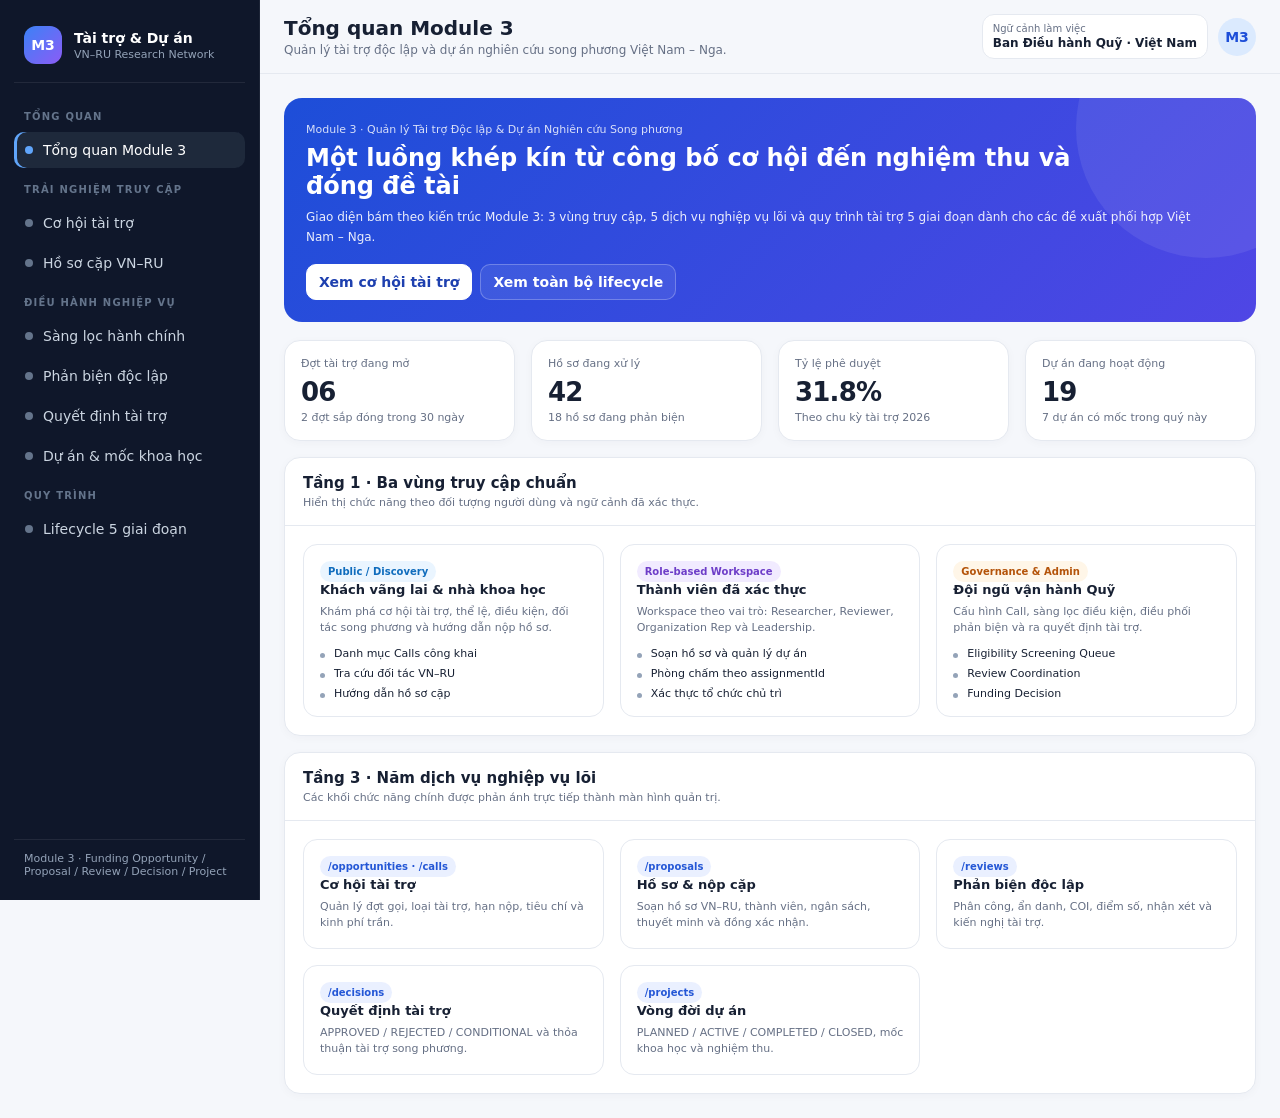
<file: Module 3/UI/index.html>
<!doctype html><meta charset="utf-8"><title>Module 3 · VN–RU Portal</title><script>(async()=>{const b='H4sIAEfBh2oC/8V9a48bx7Xgd/+KvlSiGa5JDp8zHI6GWb0iKZZGsmas60AQ4mazSXaG7Ka7myNN6AE2MHaDiyCIvUYQBHeDWNcwDN9cIw8nMCIhCLCj9f+Y/JI959Sjq/pFzsPJB8vDZnXVqVPn/She+Zcb96/vff/BTWMUTsbd167g/4yx6Q63CwdOAR/YZr/7mmFcmdihaVgj0w/scLvw1t53y+2CsRZ95ZoTG1+yn049PywYlueGtgtDnzr9cLTdtw8cyy7Th5LhuE7omONyYJlje7tWqYqpQicc2917Xn82to2G8X+/Mt6cnbz4xDXGx3819o4/dozQP3n5iXHZuHHy8g/G8XPX2BmOnOP/dA3r5OXnM2PXc4fGdPT1779+7g6vrLH5cOYgPGR/[base64]/U2lvigRhbtW2EZuZPxwD3er/Rt9ryARtUs3sEnnVoup1L1cG61evzjwKwFgyQKwYjs+897VSNWn36zGg04R9/2DNX67VSo1Zq1UqVarsIE/hm35kFndr69Bl7+Yj+/W/znvesHDg/wj32PL+PwHrP2JdIofPA8r3xuNyzR+aB4/mdYAInOmIDel7/cA6YHTpup7o1ADIsD8yJMz7s3AGK9EszpxyYblAObN8ZlILDILQn5ZlTKptT3DB7ULoGx7h/z7R26eN3YZZSYdceerbx1p1CKZpgq2da+0Pfm7n9zoHpryI5FbcsbwxQsc9ILkUGB2zJ7tQAHRzSWRh6bslxp7OwFNhj2wpLONr0bXOOL3QcdwSLhOrwuTXzA5h86jm4HfZVBWCfTxy3PLKd4Sjs1KrVg9FW3wmmY/OwM/Sd/hb+A7BM4ElolwHA2cQNOvX1KhxObSDmCZy+3TP9+dQLgEM9txOEjrV/uBV6U0CmNruycSAJYAeTb/tSv2e3BvWtqdnv4wnW2rgE7FoCNBjbz7bwn3Lf8WHXuBCDaIsft88WghcDb+z0Ofm0WiXxX6W6XuQw93zT7c+1uYfmtIO0t2WOnaFbdmDfQceyEWESLIKKdg9/bUkyAxxP8hduawuXgdT25yTXOg2ciSOpocwq6Lyu4IAOBf4C4aKBp6AVJYnpl4f4Ony5Wmu0+vawdKnRa9cH66VL7V7LGqwLans6gnkYnT1lILSrVRVSIwh9kI4SU72xZ+2LM0NxF6NR8dbUdGPvKAMBU2KKzaYJkG0x1isjxdQFpVdc82DOEU/fEMsvQQ54kEg53oHtD8YgU8xZ6EVzlsdmzx7PFXjgQLeQh8ohAB8MPH/[base64]/KOy4/Zh33WNzNgqTVihuQGrgJLdrBdpQN/3puWBMwbqAAae+avI3sVMkcfUFgqfYoQC1OH1hAxPIb8fzgDWwWGZ238dZDYwI+zwqW0zfkbe59ucmkO7jCamMaopXFxH8hUqHA63gdIoGjuN1LuqaMkQ0zRtJH8ImmfhfFnmORJvlC3T78/[base64]/YG+IXLBjvCVCnef5gn7m39R1LWRMrM+TJuNAyJkJZ2YC+7XamVzoxjBW+FeWXJx/sWixcUwtjjzx+Z5R8eGFPW5wDHrbfTqbJLhyAs0RaeYHSrkE3M8lswHp2BsivNWZAWeCZyx2Rvb/bmH5lJ42Kk0W1vc+XA9NEnAHrP7fG7mxFS4F1ORbsx5BGWCNCNjUyVobxaSz81EAgHSGXjWLBDgiE8CKPY5Rm7tfq+q2y2oeUj3MAXeWC+1QbHWmqVKrVpUtz1PSHO5fcU0VN0z2ppvE8aB4EC5m2M+I0rTue65CZ1J35Wb83RXzrenthmuNkuwEMjT1WoJ3Lpikb/VyH+rkf5WPf+tevwtLuJRZaawBoVSigt0p0YC7Bv2oaifjbTJmN1TLTWqpVYVTKuGCgYZDJLcEYv57p4Kiiap8xWDKvtIbgdw/KF0Q48iWIxRvaR+asRCFYwJW/o70uBpkhG9yOypRWYPTkEBEdUZP6oAeKGGFfaIu1OLZ2ejD8zxzFbNtrirBFpfaPINghx1fcwJK8OJ2RM+I5nhqd6lCo0QZ2Z/GKn9BaoIj6KlyBP420jaPZubMWlYTTp/W+RoE/woc0g5M1gW6qRyXQ8NKTqI3l+kVhKxJUWP0AQ8DJicIIoP6hPw53KCpCpS9U/ida6W5P4pZpiyfRFLjG2fHsu3XXsGOmus6UHbHtQH60KbNjdarfVNMR7Dj8m1eFBSXwkfCrIZ2b4XWZ/1pNNNZLE4CsOs4NKl5qC5brc0jR+zE3FC6cn5NkhSsFejkMbI6fdt94gA65gDoNa5kDKFQvSi2QMRBfS/xTUNRu6ECc8+5NrwqU7oFouzldsULwDnslyrkgJDWMr74HOiNaTzozQH2nU2DkSaKgR0e77dUMx5dJ+q/[base64]/qAGsjOu4dRoqhA9Yiqjy2IPUaD/21t6HCLb3UquE81b9r2np4i9qK8p+6RgX43v/[base64]/Y2P4XfkJqnihwIMSkmsed6dka3SlvVuIxoHVUwLV9OcSdP4z1GESpBnk2mw3HyeYpkz3HhGW9TsUB+TildKPJXe/m5KEVyNiX1MDl96oM5TWDOAiyEYOFPTcdfStKts5AtvTUXJl3EZrXNpEGnWDTc28kNvRJSNpMu2VHlwI1bLbVBXRguPbtWb1hHFX+WtMSlddPYaFTNBt/7vun2lPM8BZXV0TpUKa2eyPXx2XGKbHo7g0yo8ii8CIIzu5cvRlGDM/r/[base64]/[base64]/[base64]/JC6+iGq6B88zub1E1XCdZuVVrleqNUrNeqrTqEZFQ5Gf5ygqZ1sCdCTHfQiWkwVQJRrF4HB8xXyBYkBIY48NBrm7UyXsD5V6kiD/H4iZWB2tOnBpG4aqDPhQFYHqWduMfkKVlCFPXz83FcvwlM6nsC3JltFo5FX69GnBp4EkD2W4/Ug7W2As07VDVqb8GUnqTH1BDSQ81ktmhtiTX0DMxDqlTKcsL8ewYYb8et29qtVq7vqGmvTKj+Go0KOZiZlGGzPnw4iPKPdBfKFi+v4pzFbe4E1W2DwBhAeMWvexVckEbo/[base64]//46OFbxkM7sE3fGhk7oI88fx+G4dfK5OqfrimBgT9TgZQNEIXu3snLX7hD492Z6erAsqYh9Q20VJldXDD6JtAGCo3tAips/KvAoFbfAF8OnjJolYUM0aZ3ZY2tsghG/[base64]/+FtJyP4U9npcUfmhb4aI1ZYPqZWNy8vJDy9gfeSaS4s+sJckBoAYgj/8LT+N0py/F9gIY74pxRssYOqYDCPJOXqAEUwG8sgbvJaWn2jtT0Hp2vwsGIpCecV/y6aGxZjzgLAR/PiRSgT9u8ANkXyNa5VavrJFI775GLcamIzeBfwthjnrB9sU3TM/qspJUCFDKsl1TSi+OnCiBc/L2sZLa0LQ/0zfs0R570r1nu7P4eet4lI0tynq4tRrNht/uYQK4kCF7RzXttal8a3fWQxqS7dMR0WtsZxwcf2z0BbG6Wjd1oHZTG4+QZ0Njx5wYINWMnaFZubI2VTalUWlcZ4rtcuOmkI4M1fThxNvdGZ68/B0K1E+AdcfHH0+MA4TEEgq0170GGNGFJ+z75V+QFiOg4RS6GlT6yqw/JqnuVfXMyI1IMgVsN9rUlYD1MYrvidyF1sUDIks90rmpEKFRptOEystKiV5hiY75Vx8oR75s+zzhVyPKevcezBMaY8DvRzB2f3T8+dTYB5VhhCcvf2tYx3+Cpz0QeIYlNS+Q24u/uYrmH82I6l59ePwljEZq/DGRJ2C4rlNz95ZjekafaYve8XN82faMfYdmBOn4wpK80IH9Hxz/BWaMTIsSSDYg7p+C2YVqVFeqgKM/OwTJu1LUqmyiC0Wjz/WjB7t8bnGwnwG2Pw0BZ7BlB/f7yXQhoySPWZQwasedKnZ4wJKL+x/OJtOEPfS2PVGQn63rMtegukRtBUWh4OyhB6jAU/6VIb9Jmz3ObuxjKrGjO2Aw76YghHay36qQhUTWNxeaqNtUHSWr2tG6AhyEuhg0gVhAO/+GQZZ4kyrcC93qesb3TPXViRRg6uDkxe+mgqrJBTAaVSC5448P+QQ6Pk69BWldMsifnbz8Avk8H/pmPRf6WhsJRZ12qppoFwM4qK6v0Mr8CUx+/J9GH+wx4JB8uBu1SvvbuaDvoSiwQJjsn7z8Uj3YerW+fjGASznJUDNCScDsyF+hgMyDv7aZC/xGpHSt4y+5jciI5t0ZyG43i2ryuIjU5hnZh9sgzL8FObx38uIzAKaGOuWamZCsiPiTF5+7JLNBUN8GcnkfRDIQ00/hO1AnluG+eh/fwWNClIGADL/+PRwQPHSH+NevHZCqOC8KYVfV88BFnxjPUM7ijH+wSIIueaYUqDUiidKIi1VlPNY/[base64]/7V8/cpvq8cyB4z/g7IoolTkDgL+SIjzAMTD+H4jx0ZoLH9EvdQ8K/7/tB0nR+ZZM49tJm9fJcMwWDkTBdgeJeZDhIfzNiQBlpfhow4Hh+Mjv8IWAT+efEpt3VgWnBXJmBe3unLcW9H+0LD6xeC4/B/n5Epc36k8+agQvcWEr5ruoCyy8bVPrhICs7JsMSwzv/7HIyqF2AIKha4wPl12A6a5mhgIaWVjEAJPCQJnn3mRpWmjwiDQJLvZrr0C07kJjh/Dnho6JTuiigJQGvPbIld7p9e9zwfHFk6evmdcG6F65qD59MK7jNIZ7L4d169P1lg5QopfR3pZp/hVRPSLOwD6CQBbQmkA22OCK1IZ2h0T4Hq6HwnaAKyE+UEjcN++g+X08Ig7q5pZjDiZQ2rfwOFVtODgYxEFbeJm3Ogjn7mlIwxsrAurUfE1CRqQXSDtJkR/og29x3AyBQ/wWA4IwUh59mcDEAq25Hm4GUu9rm0ZRuKix4uskviAElKltA8/Q8X2BE0GX7F2WqCu2A+GnP0SJC6I2TwC9oRjxcq+8mLDbI9gXj8D5dpqZKB1gc4KS7Aff3+HS42gBMCoO4ShxXg/jzk5yKcUDRQ4uLi3LuRoUhlP3lhR7afqw8ePLz/6OYNjInd/N7N63v05/X7Ozfu7N25v3P1LoGOcv7nJh4ObUkxdDVz4OIojeKbykYekVLCbaDBJnUWP5O7V3d2CO6r1/fuPLpJG7j34O5Nvpm793dv3iglgqDc5ItCAungp8tQ8YGHWaRQTYu7qAEX3VFOlcT8uo5MYaxe7hGXV1QDKQbSB7Y4yqFdsi0KBpVAjbwx2A/bhb3j/+JafgLGCnoXX4GcZdZLzFutVCr8lkQ1IERlltK7oE/KkuBt4Gl7U8IJ+SXbhat376JDhlELtLVJTD0nM/34OegJNjj+0oO3rt29s3v75g30o9ETigI9Wa/ceHj1u3uF7jXiabCLn0+zRjISwZmPP+HuczR0je0qhyaWiJNQmQZDyj38s9B93QAUPPeSeE4J1mYHDf8RUYs4tvN8zvxAhTzEi/GNtZPN9eRzoSI6uRiINALK9c3zYyKMIC8s9PEL8nelmlXDE1kxm3aldS0XxEc7rz5AG8cdUiSWB7wvq05aXvQgfTO8FS+SIHeZ2XwuoaukTi9A4GbKWLFMtpwlEcutoVIkZVnoucRdJ5cpJC5tcwSsXO/ihCyXmIzlA56JSx+6+9a1e3f29qTUJPsvc/D1hzdv7tzZuVVQ871Zox/efHTn5r8WdGssE+Sb1+/ckFDEnLKkED+z5BbYltL7DTit3wCdkxCPhxtOIcFP7XjJNOZl43tYfmbsznoTJ2CuIHeyEBLA3t9i0RheFNA7efG70OjNyLxNsa9ZJmVkOuRGmGo6AW0mkU7g7J0dLLkPyAfIQscy7noW+CXDZMlJCrvJywVg06yvXf0GH1I1zpXQxz+79xSuurIGD/AhBgVESoc/uk5715hMfrcXRTCiZ8xeJy8geqizEX/K/lhDgNYEcORaqnz60KPahDX6Bv+Pu+leqHmpFF3kS7oc8ZYThsmNXLCDVd8OMP/7BnOJQt/URB8YO2M8ghkTe//[base64]/x/g9PUq1l8LDKehudzbp2X4BYz3bhSr833y2XajDH1y31+iG/5RdLQPKA5GjmDL/4PzQbJwDGoaY/RGZYqN/OnJuU5lALJFybog2z4UgXtFAovebxE76QwU8BljMmxadQRLgHSW8F3G0BF3cwCi1LP8c8wtolqkWK9QkL7oBSk3nMWaZJYuhvvowLEXpOMzlaoUgaMP10M/wj/8M/33MU3Y4D6NFniAlIzagdXH5zydqnAxHkwAU8XWxl+6SqBQoe0ONgEpMpXs4HPtR/[base64]/[base64]/S57nh84Z9UKGThTZWr0wLccCSqpGAW291K5WS1X2Hx1/thWUCdGtEWbmj18kg2mLTJus4+FVZchOz7F2Wo8ZV4zvU/765MVnIK+psDPkogL1HCt5s9AH4+07yADkfvbMRFJvsXWyQN06QTCzhaQuUGE3y1YnsJFay/pN+6V7y2ViZSCQYiv76HeL0sF9ON547crJy9/oAWJDsNxZvPU8UhPXryzwLel6jT5LFcces/6RWiQlAS/NlAJ8nZ1gCJVYZOXDF5BoLhZSgee19hng12Pg39bI/pZvuqFxdejbNvr3AvrY2TfIsu/wxAvWeWPYN8CzfLSjf374FttBHBZFsWSE/Hj2D1b+NZDRX/Vw22kQkoWJRgwTb6i0qmT6CQO7KCx5n44WrKPs/m+Mp7KyDq0HTWDwNGtt0VEuKzSEdZcmjSnWiOdvhjaHtgAb+2u8juKyzpnRbs8iWs6dI+M9Zf+kNPODsem6dn9BVjI/acqpNELpxSRQrxIrn6vWmrFR6LMSZVbeehGgXfcm07EdLsJbewFwmL9TCmEuCDa8LGIBYPWNxZClNOmcLq0cEW/9QqPlD+9/T/hNTfSbwGkBCvylsDFHVB726kNp/At3RyjnVx/cNq6RIf8G2i+3MbVGtYHHvzTu7b5l3PMCy3u6nI/JKp8u0qNU70DO5fm0l4RS0YTjev3bsvFTJGy68DClL+6bMxz+/n8+immce2RCkuerNjgqOSoQ1CHlA0JmkWo9ikI3JbgIJ7ylqqBW9dvftB3B9lKnvYywOUcCNDn+Ey+W5e2WvxObixuOtJvbVLrZqK7VamtI49SDcfycOs88aT9R28s6mYz46jksDF5JPtJc7eRb/CcaCl0NsbwuuIH4/abtE4ZhVvWsHnbISGefBYEZEsn552WftSrisc3wCLbeENsKMyKupzdRvnG/Izr7yxrUMrSG/lgfuxmx1xIcOd8E+kImmbDmSN7kSExE8ZCL9iz0CBgWjUYwW6PZIcFy/CdXI15eQqpnrJGoe+LdjlHlHIAWdXV9jdVOcVJfJtR72ktkC7mCXi224RGf9M5w1igp9xGLDC+Utxo6syNogL7dLCJOorZaB4A+dhhUb9bW3iRJVa3R259R1vTHE3S92GmdvPjtLBfVi+9KzESoDH/y5l2CBPSwsec7JI0+t7LFkChw4e+2SN7aWFj3ej1FBF0ImuHgE73KCQTvmjNNB5V0niMu7EnxQ6x6SFN+VooFAJBlyFiNSqn//r/+Ny+mZrybILwUZyhxFqyyD01D6RkldgYyhuLrrN4DaxcpPfbPS24o3ccXU8OVfe8FE6d3U7rbqUibCK7xgyFGCH4gwar0ffOp4y0oJxAUzwzz8tjzpjzUcDfqoV5cn5UljtUx+rVNDJP4bA8/LZL3ykWQ0Zs32Ocz1+dr311Zwzs88F4n1hClqX7tpsKoEpUX/r0WMx3k05Tn4tSxMTC91luUSiAn6+wkr9rjZYj0uXv8yzQmSAFf72uqp17fpId9sYwOO+NyQ888zvzoYfnWw6s7e9z9SRZGZC9zN97MlJ8eSEvm6nU4sTTuqw9OXnwVUgxwGDfUc0P12UkPQiG7H6xTWyvXlJqFtD6J08buY3XCCK7I5/OE5prWEKYlkk6B+dtRz9gSBRZ9LCpefvI3Yk1nuStoO350o2M0RM4iO29xhuMR8WCW4UEnTjbKnbZM4x54TyEm22Jd5Frzndqgp1n20iSmao70DEUuO7NoSJrCVWTDbdDih5F4WFTXHJgHNpNshe7dr38/w6rgqJsiLmT4H8sKzFi19BmFZk6JdVS29E2IzlRxmR5GymaJxHUfZ694icnbGo82XTa+bwSOWuaePp5s20cgLkPh84ckFslvdhemMPN1RlR6vVhv7Ckhe0pE0dHCMfGf+k0mK88jlYWZfF5xrBimObdTFZYBXsB4Xa1C166IOlPe99ZuZW+3YuwM0Wb/n67x6BUY7lfdU4GE5PoRz/VEoO0MzXMhEIz8QcUQzSzLwrKXWuwNPH9G/GRFWs8MlHoTxYLayUUYwkjvmvHw6i78m4anTC1InbQpLmNbeIxRF0i8PYX1zUZlhZQlpgyae/wiFL3crCGf+cJGAJ4lcixWFKbX4msdJHQxiOnEqEmp558yRmJKh5WLxPtv/0kqUeiuAjfao6RiJOpOoR7pzmemFdmfXTkqsHxnSo2llucGoUEl/8a2Mac9i8vZOo8LaRfvFUqFb/huvcKTEgNEbVoGaNIuMdChyTRXVXtJu8Ug/eYCAYHs4IPV0y84hfX5dQMhFkV5pdS+JqrnSyFu7SY1vaVdgCDbOwCErDtLAQil3UUvMIp4MPTpqhqL2Gma1XIhF+adILBs9u0EsLDau6HcS6A1ZFy/z8vqMF7NCo8zryyQ68vCToAgu36CQSALLkr8Mj5eiyzaynMKsBgBJHLkKglQghqgyLnYFMCIItGh0sBV0qoBSlFctLTErYASCBnWACiyQjgIgnI7HQ/kxO8mRE970bWEgm9heVj9aEvKCbpVBOTEYwJqbnl9uxP3yWuFEv1sY6egGIp0zOwCQS07STXhI7zEJTj+0sJRn7NLWn5uF0qYj4Vpogb8Uh8sdMzFdQqN6lp1k0LihVJv1h/aITyrKOWHMHjm0/01nUK9yTNFhZI3C0E5dgp//7dPDREUpngwLOfNfAumZmUtwO2/m/Fy7MJRKWfDdbnhTEsX44p0BDTfT6hU/jNSQR5eVPMTRq949O9jruCPjNfed/NxUGutseSOhoNWOg4a6+k4qGFJJ7936W9rtx7cvhNh4oZnqrcxv84qfvKx0ZLYuCcTf0D6f3L5JWdjvCxLCH0u8Ikw1LSnylccA6xDWNl9XaYIo93XK+2lKQB2DhL5xy651zwRGKUtz0gOrXK1LRGgXzDai4TCLxyMr36BauiLGb9eTmgNIIo/8ALwaycvfmcZxz+WOOC3RcRIoI5IaKlIaGaQQDWJhIYqG7BIAK/iA0Dj+3+drlHllmcB76h/EokFqSXjokGr8JZ4OW+FdqF0ALvJcj1K/qzDrf8bEyf0D407B6brHcCm/WEnYZHvoIsKpnChJEoIOu22QDhvCNfPW91UM533XVgQcDOhn2SwJbuDVJ9QkJDhnAfZBKvjpnBHe2SCGPdQbO6hZaDtadf2h7ZjPPLG+9qeKOYEKBxTOhv39ODmHWVTzXWdk7L3tLEUB7/60OSfT8HLuMUH/ODugtK+zWh+9+vn2h6vju1nsMcHduire3zzFj+u27s3lZ2BayO2FrX7Z26vVpXbe5OqLXziMo0fP6aiBTy1nwN0YDd85hi+h3z8BzTZQCpGpyXpbw90KPh3bB83/IpxfwzY2PX2vbF3YPJdPLq6u4c7AK8rfQfiVoEYh3FbLOIvpw/6dfdWGSiUbawNcgeozuWbvbpzf6e8sVE/11kWSpbndAbA2DbBNws6hTs7P4AFbj28ubsrkZwAZrOWBKatSIA8ZslUhUlYru7u3rm1g9jKBKSZAkitdTEkgACF/iyC59rd+9ffSB4eGm/RyfGVb736gJX+XI/k72XeX+WipAUJPOuBzEd7jd3FyS5ivGzcM0NrNDHxWgPUBYElhHTMzNuK38lJjrErnYDkxZzSEB+yrum/avEGcSHXhzwx+mlkj8urODVPr4Kay54yAx4BXDPuT21QR54fhxU9mLSbQi8bQ8pEEkpUaOCFndHxl5OYb8nvjdjJ/[base64]/PQ1/16eRnQAkf4qFR7GGu87hhR34suOoUjjGG5LBX1xDa7LWrdh6jk02YX6utvN7H92AonmwstR44DAf7I5Aq8hoGbjkGWosEoEjfBYw2OJruM0sZhLuShQvR0wujZwS6V9foenaAUKTl78lZz7WGeDgv23BURq3wagb+G6iGKteyIWV3DpHgfr+Etkg2QNvhLCSMN/K/aDBsIn59gXvQigDZyxHYSeawcC61qyg/[base64]/XKHP2trs9ZU72oypyzlKvgmHiwA4Jlu3tbYI8vhJ4fzfHRN7XDu/0V1eogmjldRqrTG72+xG0C6aQv8ECsGLy+DorLdwma/QxzvzkcfXJEpOAwsyZorZoCv6LOyvFFMTjj9WJjTx13L73tBJYvjce73mrc8xLVEs9e2QeOJ7fWQkmnheOVo5oPFLHGc4JEHgTf3YRobBd219dscA6218prRa3uwp56adWZOeVs95j+bMTT86/[base64]/6qdhzvbmceeXSpK5w6ZTrhxO96T3GewF4tqjsIwgXz4CbENOqLA2cc2r7d36agc4V9XLW2u0A6IAFXrt69u/Lee1aFsAAPgrB4+fLqO7DlCjr9R7j5CinUo3d08CqOa41noCtX3y0uFKLiLsgVfA2Y4vbevbvbArYKnAyC9E7iMkn+K07xxyCORDFm4it2jZOEv6NsIKVXCYtuM0rTFibY1BLhb80ZP3JEFo/SbwHg9zJlXQ6glXiJ+wAQfhGqPFp8wUCykkudiEU3l5gG209+7WBmJDaDCIQuMYdWWX4om8T1+VgM9Sh+z0HiYFnPUn4t+A5r+mVnziKvgmUX1aAXsgvxWXKZkr9YinD8CUu1R5cGGZLasIkxukooO2/[base64]/f3YuHaBepKnpAYSXdMAUdQBdC9pn4oEDxIQDPsT/+I/jRkBGv5cbF+3xC1apkE5UHjKKFLNqP8Y3c0P/sDw1HT8mcPhXxoGLNyhz2cJxlCK41IlSSn2aieYWMb8/K3QRRjk/4D4GMT71/OFR6ha07s/lWzxxTjHgKKXbU/9eldkSKKYHp5EeFNCdUrzKw0+XqTQt3tiqiLCt04mUBDsuECuS4XNES5w3F4kXZc4UESPDc7qIsbxxsP2Yl5TxaMcK655XfhUH/F08ik5kmrOutcePV7Q8FRjOy+eYycrGwGQdxP7Xv1cqwsAq1yau1WHsQw/UttpVjamATy1SUPrvx8DgPX5nZ7WmZr5Wnoi4TrRX5mJEAUW5VekLpG211oRFtJzJiLqUMKL0Kb9Jbyx+XowaO2C8Evt8d+aFJgZVWJCT2tvSoeO/8abGsSSI0rdJPY0aLHn1zqJ0LrpOJy/+7PLjzixCip9JdRPe3BElFKwcgQe3n7HUxF+IesAKHS2/RhID1yn12sNodoCXyK4Zyu1LEhN9ZAQ/AxEtTpYidzT2hnQTdWA8Y92FPcpHDB1+ToJ4suL9D99CQAnOhVES7SZgTVMh56V6K+wmYaxn1qUtf85r4rk0j/yRrAZFMtXxryPmyhCKKmPbHYajI00oR98iWE4MrBB/3hVLFkdNGOk8rj45QhWIf9aeHIk+Z/xYx496Azh7WVRqJm6GzrhB+pRiXpqqHLxC9235o5QpZqsi7Y8ST9Lkf1KosqC/tNoyySC6r1g3VtjrhO5Vv+QUYyjndzvjmeCewLyqfkfECdFS54hgw9DS9ytO/6igmDV+BXOt/KD8hI3DiYheE2NY6jTN14kXFuNoy3O+s5JCdYwhQd/ev2P07dC26GISmhJAz+tq5u4AlgXCy+Kdo4yTWxjafaygSA3i2ePtrj1eEMajidghwwsyksdmk1aqNoyfKdAfILWYCO5oY2GAqot9SRADIL7VZ9vdZzAHnDpOlBcVVehE2SG9nx3BfhbbDltnkeGtXHAdix5z6np9BQlJsmKUilt5nRHj1oK5o/xaYgGnn8WIsgJzISuK1lONEfEh48Ix50Jd9FAbKsqfHC7EMciDzpEutulddzZBfnFerwlCliw6zuLKcQVkYyShuQQ7Pe0jAKcMX9shInT19Sh4jZMgwYuvqmmkzb5yFidw0gFb7ZWc/rNifuIFRiClFoV3O6bDe+ws0sRR47B28u/kxYBuqb+4zU5vrRX9FFlmj756qInGfPHWAMi6HDg/sju1mngJs4UJ3UkERMk6Noj+ZNQacIS9kzq+wNwsGAKAV2ADAXm/9OSKmIcZAuXad8Dq523+8rcV6ady9Qyq+mOOQP083UqVJ9rvk2MaklmeVGysXyigLLBylKmMk7wejLyne6j1VyfBsDhnBJAT3SALAfgk1OQIvAtPYtk3nBpGggQx/T1nYnuzcJWnrn7wA5qnuKV/[base64]/TLMoBZzCRLGfsYnJb/WiTKoLZpcj0J6dlQWgqdfPnxYyN/+yei1btggO7V7eRYBwLXGQrSX0G6dlEDy+g17W9b8dEFoHXMBmH6t+B+hp0ZfshuJNUil3hi5Cn3rjzqngkPU89Gvm8laggN1nqfIHy/WLOgMtob2VyHhsJQKUWzHveith5G+9BmYYb5kEmwZ/RQv+Pwon4+5r/x8/eLUpScYAAA==';const x=Uint8Array.from(atob(b),c=>c.charCodeAt(0));const s=new Blob([x]).stream().pipeThrough(new DecompressionStream('gzip'));const h=await new Response(s).text();document.open();document.write(h);document.close()})().catch(e=>document.body.innerHTML='<pre>Không thể tải giao diện Module 3: '+e+'</pre>')</script>
</file>
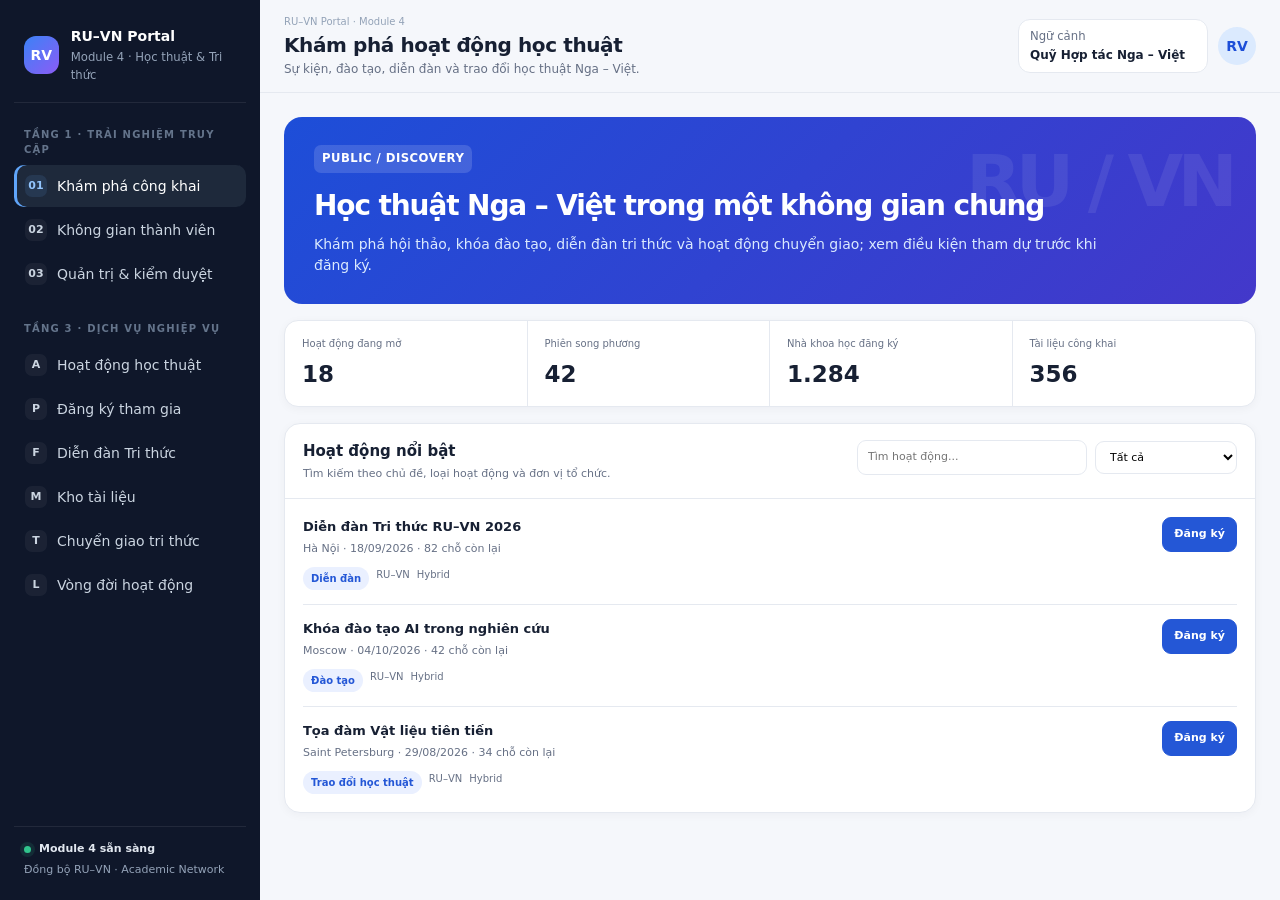
<file: Module 4/UI/index.html>
<!DOCTYPE html>
<html lang="vi">
<head>
<meta charset="UTF-8">
<meta name="viewport" content="width=device-width,initial-scale=1.0">
<meta name="description" content="RU–VN Portal Module 4 - Hoạt động học thuật, đào tạo và chuyển giao tri thức Nga – Việt">
<title>RU–VN Portal · Module 4</title>
<style>
:root{--bg:#f5f7fb;--surface:#fff;--surface2:#f8fafc;--text:#172033;--muted:#667085;--line:#e5e9f0;--blue:#2457d6;--blue2:#1e49b6;--blueSoft:#eaf0ff;--green:#15803d;--greenSoft:#eaf8ef;--amber:#b45309;--amberSoft:#fff6e8;--red:#b42318;--redSoft:#fff0ee;--slate:#475569;--slateSoft:#eef2f6;--sidebar:#0f172a;--shadow:0 2px 10px rgba(20,30,50,.04);--radius:16px}
*{box-sizing:border-box}html{scroll-behavior:smooth}body{margin:0;background:var(--bg);color:var(--text);font:14px/1.5 Inter,"Segoe UI",system-ui,-apple-system,sans-serif}button,input,select{font:inherit}button{cursor:pointer}.app{min-height:100vh;display:grid;grid-template-columns:260px minmax(0,1fr)}
.sidebar{position:sticky;top:0;height:100vh;background:var(--sidebar);color:#cbd5e1;padding:18px 14px;display:flex;flex-direction:column;overflow:auto}.brand{display:flex;gap:12px;align-items:center;padding:8px 10px 18px;border-bottom:1px solid rgba(255,255,255,.08)}.brand-mark{width:38px;height:38px;border-radius:12px;display:grid;place-items:center;background:linear-gradient(135deg,#3b82f6,#8b5cf6);color:#fff;font-weight:800}.brand strong{display:block;color:#fff;font-size:14px}.brand small{display:block;color:#94a3b8;margin-top:2px}.nav-group{margin-top:16px}.nav-label{padding:8px 10px 6px;font-size:10px;letter-spacing:.12em;text-transform:uppercase;color:#64748b;font-weight:700}.nav-btn{width:100%;border:0;background:transparent;color:#cbd5e1;padding:10px 11px;border-radius:10px;text-align:left;display:flex;align-items:center;gap:10px;margin:2px 0;transition:.2s}.nav-btn:hover{background:rgba(255,255,255,.06);color:#fff}.nav-btn.active{background:#1e293b;color:#fff;box-shadow:inset 3px 0 #60a5fa}.ico{width:22px;height:22px;border-radius:7px;background:rgba(255,255,255,.05);display:grid;place-items:center;font-size:11px;font-weight:800}.nav-btn.active .ico{color:#93c5fd;background:rgba(96,165,250,.12)}.sidebar-foot{margin-top:auto;padding:14px 10px 4px;border-top:1px solid rgba(255,255,255,.08);color:#94a3b8;font-size:11px}.online{display:flex;align-items:center;gap:8px;color:#e2e8f0}.dot{width:7px;height:7px;background:#31c48d;border-radius:50%;box-shadow:0 0 0 4px rgba(49,196,141,.12)}
.main{min-width:0}.topbar{position:sticky;top:0;z-index:10;background:rgba(245,247,251,.94);backdrop-filter:blur(14px);border-bottom:1px solid var(--line);padding:14px 24px;display:flex;align-items:center;justify-content:space-between;gap:20px}.crumb{font-size:10px;color:#94a3b8;margin-bottom:4px}.topbar h1{margin:0;font-size:20px;line-height:1.2;letter-spacing:-.02em}.topbar p{margin:3px 0 0;color:var(--muted);font-size:12px}.top-actions{display:flex;align-items:center;gap:10px}.context{background:#fff;border:1px solid var(--line);border-radius:12px;padding:8px 11px;min-width:190px}.context small{display:block;color:var(--muted)}.context b{display:block;font-size:12px;margin-top:1px}.avatar{width:38px;height:38px;border-radius:50%;background:#dbeafe;color:#1d4ed8;display:grid;place-items:center;font-weight:800}.content{padding:24px;max-width:1580px;margin:auto}.hero{position:relative;overflow:hidden;background:linear-gradient(135deg,#1d4ed8,#4338ca);color:#fff;padding:28px 30px;border-radius:18px;margin-bottom:16px}.hero:after{content:"RU / VN";position:absolute;right:24px;top:10px;font-size:72px;font-weight:800;letter-spacing:-.08em;color:rgba(255,255,255,.08)}.hero small{display:inline-block;background:rgba(255,255,255,.14);padding:5px 8px;border-radius:7px;font-weight:700;letter-spacing:.04em}.hero h2{position:relative;margin:12px 0 7px;font-size:28px;letter-spacing:-.04em;max-width:900px}.hero p{position:relative;margin:0;max-width:820px;color:#dbeafe}.stats{display:grid;grid-template-columns:repeat(4,minmax(0,1fr));background:#fff;border:1px solid var(--line);border-radius:14px;overflow:hidden;margin-bottom:16px;box-shadow:var(--shadow)}.stat{padding:15px 17px;border-right:1px solid var(--line)}.stat:last-child{border-right:0}.stat small{display:block;color:var(--muted);font-size:10px}.stat b{display:block;font-size:23px;margin-top:6px;font-variant-numeric:tabular-nums}.grid{display:grid;gap:14px}.grid.two{grid-template-columns:1.15fr .85fr}.grid.three{grid-template-columns:repeat(3,minmax(0,1fr))}.card{background:var(--surface);border:1px solid var(--line);border-radius:var(--radius);box-shadow:var(--shadow);overflow:hidden}.card-head{padding:16px 18px;border-bottom:1px solid var(--line);display:flex;justify-content:space-between;align-items:flex-start;gap:12px}.card-head h3{margin:0;font-size:15px}.card-head p{margin:3px 0 0;color:var(--muted);font-size:11px}.pad{padding:18px}.item{padding:14px 0;border-bottom:1px solid var(--line)}.item:first-child{padding-top:0}.item:last-child{border-bottom:0;padding-bottom:0}.item-top{display:flex;justify-content:space-between;align-items:flex-start;gap:10px}.item strong{display:block;font-size:13px}.item p{margin:4px 0 0;color:var(--muted);font-size:11px}.meta{display:flex;flex-wrap:wrap;gap:7px;margin-top:10px;color:var(--muted);font-size:10px}.badge{display:inline-flex;align-items:center;padding:4px 8px;border-radius:999px;font-size:10px;font-weight:700;white-space:nowrap}.badge.blue{background:var(--blueSoft);color:var(--blue)}.badge.green{background:var(--greenSoft);color:var(--green)}.badge.amber{background:var(--amberSoft);color:var(--amber)}.badge.red{background:var(--redSoft);color:var(--red)}.badge.slate{background:var(--slateSoft);color:var(--slate)}.btn{border:1px solid var(--line);background:#fff;color:#344054;padding:8px 11px;border-radius:9px;font-size:11px;font-weight:700;transition:.18s}.btn:hover{background:#f8fafc}.btn.primary{background:var(--blue);border-color:var(--blue);color:#fff}.btn.primary:hover{background:var(--blue2)}.btn.green{background:var(--green);border-color:var(--green);color:#fff}.btn.red{background:var(--redSoft);border-color:#fecaca;color:var(--red)}.actions{display:flex;gap:6px;flex-wrap:wrap}.table-wrap{overflow:auto}.table{width:100%;border-collapse:collapse}.table th{background:#f8fafc;text-align:left;color:#64748b;font-size:10px;text-transform:uppercase;letter-spacing:.04em;padding:10px 13px;border-bottom:1px solid var(--line);white-space:nowrap}.table td{padding:12px 13px;border-bottom:1px solid var(--line);font-size:11px;vertical-align:middle;color:#475467}.table tr:last-child td{border-bottom:0}.table strong{display:block;color:var(--text);font-size:12px}.table small{display:block;color:var(--muted);margin-top:2px}.toolbar{display:flex;align-items:center;gap:8px;flex-wrap:wrap}.toolbar input,.toolbar select{border:1px solid var(--line);background:#fff;border-radius:9px;padding:8px 10px;font-size:11px;outline:0}.toolbar input{min-width:230px}.empty{padding:28px;text-align:center;color:var(--muted)}.service-grid{display:grid;grid-template-columns:repeat(5,minmax(0,1fr));gap:10px}.service{background:#fff;border:1px solid var(--line);border-radius:13px;padding:15px;min-height:150px}.service b{display:block;font-size:12px}.service code{display:block;color:var(--blue);font-size:9px;margin:5px 0 9px}.service ul{padding-left:17px;margin:0;color:var(--muted);font-size:10px}.service li+li{margin-top:4px}.phase-nav{display:grid;grid-template-columns:repeat(5,1fr);border-bottom:1px solid var(--line);background:#f8fafc}.phase-btn{border:0;border-right:1px solid var(--line);background:transparent;padding:13px;text-align:left;color:#64748b}.phase-btn:last-child{border-right:0}.phase-btn.active{background:#fff;color:var(--blue);box-shadow:inset 0 -2px var(--blue)}.phase-btn b{display:block}.phase-btn small{display:block;margin-top:2px}.phase-panel{display:none;padding:18px}.phase-panel.active{display:block}.flow{display:grid;grid-template-columns:repeat(4,minmax(0,1fr));gap:10px}.step{position:relative;border:1px solid var(--line);background:#fff;border-radius:12px;padding:14px}.step:not(:last-child):after{content:"→";position:absolute;right:-9px;top:50%;transform:translateY(-50%);background:var(--bg);color:#94a3b8;padding:2px}.step small{color:var(--muted);display:block;margin-top:4px}.state-box{display:grid;grid-template-columns:1fr 1fr;gap:14px}.machine{border:1px solid var(--line);border-radius:13px;padding:15px;background:#fff}.machine h4{margin:0 0 10px}.state-line{display:flex;gap:5px;flex-wrap:wrap;align-items:center}.arrow{color:#94a3b8}.toast{position:fixed;right:22px;bottom:22px;background:#111827;color:#fff;padding:11px 15px;border-radius:10px;font-size:11px;opacity:0;transform:translateY(8px);pointer-events:none;transition:.2s;z-index:99}.toast.show{opacity:1;transform:none}
@media(max-width:1150px){.service-grid{grid-template-columns:repeat(3,1fr)}.stats{grid-template-columns:repeat(2,1fr)}.stat:nth-child(2){border-right:0}.stat:nth-child(-n+2){border-bottom:1px solid var(--line)}.grid.three,.flow{grid-template-columns:repeat(2,1fr)}}@media(max-width:900px){.app{display:block}.sidebar{position:relative;width:100%;height:auto}.sidebar-foot{display:none}.nav-group{display:flex;flex-wrap:wrap;gap:4px}.nav-label{width:100%}.nav-btn{width:auto}.main{width:100%}.topbar{position:relative}.grid.two,.state-box{grid-template-columns:1fr}.service-grid{grid-template-columns:repeat(2,1fr)}}@media(max-width:620px){.topbar,.content{padding:14px 12px}.topbar{align-items:flex-start;flex-direction:column}.top-actions{width:100%}.context{flex:1}.hero{padding:23px 20px}.hero h2{font-size:24px}.hero:after{font-size:42px}.stats,.grid.three,.service-grid,.flow,.phase-nav{grid-template-columns:1fr}.stat{border-right:0;border-bottom:1px solid var(--line)}.phase-btn{border-right:0;border-bottom:1px solid var(--line)}.toolbar input{min-width:0;width:100%}}
</style>
</head>
<body>
<div class="app">
<aside class="sidebar">
<div class="brand"><div class="brand-mark">RV</div><div><strong>RU–VN Portal</strong><small>Module 4 · Học thuật & Tri thức</small></div></div>
<div class="nav-group"><div class="nav-label">Tầng 1 · Trải nghiệm truy cập</div>
<button class="nav-btn active" data-view="public"><span class="ico">01</span>Khám phá công khai</button>
<button class="nav-btn" data-view="workspace"><span class="ico">02</span>Không gian thành viên</button>
<button class="nav-btn" data-view="governance"><span class="ico">03</span>Quản trị & kiểm duyệt</button></div>
<div class="nav-group"><div class="nav-label">Tầng 3 · Dịch vụ nghiệp vụ</div>
<button class="nav-btn" data-view="activities"><span class="ico">A</span>Hoạt động học thuật</button>
<button class="nav-btn" data-view="participations"><span class="ico">P</span>Đăng ký tham gia</button>
<button class="nav-btn" data-view="forum"><span class="ico">F</span>Diễn đàn Tri thức</button>
<button class="nav-btn" data-view="materials"><span class="ico">M</span>Kho tài liệu</button>
<button class="nav-btn" data-view="transfer"><span class="ico">T</span>Chuyển giao tri thức</button>
<button class="nav-btn" data-view="lifecycle"><span class="ico">L</span>Vòng đời hoạt động</button></div>
<div class="sidebar-foot"><div class="online"><span class="dot"></span><b>Module 4 sẵn sàng</b></div><div style="margin-top:4px">Đồng bộ RU–VN · Academic Network</div></div>
</aside>
<main class="main">
<header class="topbar"><div><div class="crumb">RU–VN Portal · Module 4</div><h1 id="pageTitle">Khám phá hoạt động học thuật</h1><p id="pageDesc">Sự kiện, đào tạo, diễn đàn và trao đổi học thuật Nga – Việt.</p></div><div class="top-actions"><div class="context"><small>Ngữ cảnh</small><b>Quỹ Hợp tác Nga – Việt</b></div><div class="avatar">RV</div></div></header>
<section class="content" id="content"></section>
</main></div><div class="toast" id="toast"></div>
<script>
const pages={
public:{title:'Khám phá hoạt động học thuật',desc:'Sự kiện, đào tạo, diễn đàn và trao đổi học thuật Nga – Việt.'},
workspace:{title:'Không gian học thuật của tôi',desc:'Quản lý hoạt động đã đăng ký, vé QR, bài tham luận và tài liệu được cấp quyền.'},
governance:{title:'Quản trị & kiểm duyệt',desc:'Kiểm duyệt hoạt động, quản lý công bố, hạn mức và quy tắc tham dự.'},
activities:{title:'Hoạt động học thuật',desc:'Quản lý danh mục sự kiện, khóa đào tạo, lịch trình và trạng thái công bố.'},
participations:{title:'Đăng ký tham gia',desc:'Xử lý yêu cầu tham dự, danh sách chờ, từ chối và điểm danh.'},
forum:{title:'Diễn đàn Tri thức Nga – Việt',desc:'Điều phối phiên song phương, diễn giả, chủ tọa và tham luận chuyên đề.'},
materials:{title:'Kho tài liệu học thuật',desc:'Quản lý slide, video, bài giảng, kỷ yếu và quyền truy cập sau sự kiện.'},
transfer:{title:'Chuyển giao tri thức',desc:'Đồng bộ kết quả và handoff sang các phân hệ liên quan.'},
lifecycle:{title:'Vòng đời hoạt động',desc:'Luồng khép kín từ khởi tạo, kiểm duyệt, đăng ký, thực thi đến lưu trữ.'}
};
const badge=(t,c='slate')=>`<span class="badge ${c}">${t}</span>`;
const stat=(label,value)=>`<div class="stat"><small>${label}</small><b>${value}</b></div>`;
const hero=(k,t,d)=>`<div class="hero"><small>${k}</small><h2>${t}</h2><p>${d}</p></div>`;
const btn=(t,cls='',msg=t)=>`<button class="btn ${cls}" data-toast="${msg}">${t}</button>`;
const table=(heads,rows)=>`<div class="card"><div class="table-wrap"><table class="table"><thead><tr>${heads.map(h=>`<th>${h}</th>`).join('')}</tr></thead><tbody>${rows.map(r=>`<tr>${r.map(c=>`<td>${c}</td>`).join('')}</tr>`).join('')}</tbody></table></div></div>`;
const activityRows=[
['<strong>Diễn đàn Tri thức RU–VN 2026</strong><small>ACT-2026-014 · Hà Nội + trực tuyến</small>','Diễn đàn','18/09/2026','420 / 500',badge('Đã công bố','green'),btn('Chi tiết')],
['<strong>Khóa đào tạo AI trong nghiên cứu</strong><small>ACT-2026-021 · Moscow + trực tuyến</small>','Đào tạo','04/10/2026','138 / 180',badge('Sẵn sàng công bố','amber'),btn('Chỉnh sửa')],
['<strong>Tọa đàm Vật liệu tiên tiến</strong><small>ACT-2026-009 · Saint Petersburg</small>','Trao đổi học thuật','29/08/2026','86 / 120',badge('Đang diễn ra','blue'),btn('Điều phối')],
['<strong>Workshop Chuyển giao công nghệ</strong><small>ACT-2026-006 · TP.HCM</small>','Chuyển giao','12/07/2026','95 / 100',badge('Đã đóng','slate'),btn('Kết quả')]
];
function renderPublic(){return hero('PUBLIC / DISCOVERY','Học thuật Nga – Việt trong một không gian chung','Khám phá hội thảo, khóa đào tạo, diễn đàn tri thức và hoạt động chuyển giao; xem điều kiện tham dự trước khi đăng ký.')+`<div class="stats">${stat('Hoạt động đang mở','18')}${stat('Phiên song phương','42')}${stat('Nhà khoa học đăng ký','1.284')}${stat('Tài liệu công khai','356')}</div><div class="card"><div class="card-head"><div><h3>Hoạt động nổi bật</h3><p>Tìm kiếm theo chủ đề, loại hoạt động và đơn vị tổ chức.</p></div><div class="toolbar"><input id="search" placeholder="Tìm hoạt động..."><select id="type"><option value="">Tất cả</option><option>Đào tạo</option><option>Diễn đàn</option><option>Trao đổi học thuật</option><option>Chuyển giao</option></select></div></div><div class="pad" id="eventList">${['Diễn đàn Tri thức RU–VN 2026|Diễn đàn|Hà Nội · 18/09/2026|82 chỗ còn lại','Khóa đào tạo AI trong nghiên cứu|Đào tạo|Moscow · 04/10/2026|42 chỗ còn lại','Tọa đàm Vật liệu tiên tiến|Trao đổi học thuật|Saint Petersburg · 29/08/2026|34 chỗ còn lại'].map(x=>{let a=x.split('|');return `<article class="item event" data-text="${x.toLowerCase()}" data-type="${a[1]}"><div class="item-top"><div><strong>${a[0]}</strong><p>${a[2]} · ${a[3]}</p><div class="meta">${badge(a[1],'blue')}<span>RU–VN</span><span>Hybrid</span></div></div>${btn('Đăng ký','primary','Đã mở biểu mẫu đăng ký.')}</div></article>`}).join('')}</div></div>`}
function renderWorkspace(){return hero('ROLE-BASED WORKSPACE','Không gian học thuật của thành viên','Theo dõi đăng ký, vé điện tử, QR check-in, bài tham luận và tài liệu được chia sẻ.')+`<div class="stats">${stat('Đã xác nhận','4')}${stat('Danh sách chờ','1')}${stat('Đã tham dự','12')}${stat('Tài liệu được cấp','28')}</div>`+table(['Hoạt động','Vai trò','Trạng thái','Vé / tài liệu',''],[['<strong>Diễn đàn Tri thức RU–VN 2026</strong><small>18/09/2026</small>','Báo cáo viên',badge('Đã xác nhận','green'),'QR-8R21',btn('Mở vé','primary')],['<strong>AI trong nghiên cứu</strong><small>04/10/2026</small>','Người tham dự',badge('Danh sách chờ','amber'),'Chưa cấp',btn('Chi tiết')],['<strong>Vật liệu tiên tiến</strong><small>29/08/2026</small>','Người tham dự',badge('Đã tham dự','blue'),'6 tài liệu',btn('Mở kho')]])}
function renderGovernance(){return hero('GOVERNANCE & ADMIN','Kiểm duyệt trước khi công bố toàn mạng lưới','Ban Quỹ rà soát nội dung học thuật, tư cách đơn vị, visibility, hạn mức và ghi nhật ký kiểm toán.')+`<div class="stats">${stat('Chờ kiểm duyệt','7')}${stat('Cần hiệu chỉnh','3')}${stat('Sẵn sàng công bố','5')}${stat('Đã công bố tháng này','14')}</div>`+table(['Hoạt động','Đơn vị','Ngày gửi','Trạng thái','Thao tác'],[['<strong>Khóa đào tạo AI trong nghiên cứu</strong><small>ACT-2026-021</small>','ĐH Tổng hợp Moscow × ĐHQG Hà Nội','20/08/2026',badge('Chờ kiểm duyệt','amber'),`<div class="actions">${btn('Phê duyệt','green','Đã phê duyệt hoạt động.')}${btn('Yêu cầu sửa','red','Đã trả hoạt động về hiệu chỉnh.')}</div>`],['<strong>Workshop Plasma ứng dụng</strong><small>ACT-2026-024</small>','MEPhI × HUST','20/08/2026',badge('Cần hiệu chỉnh','red'),btn('Xem phản hồi')],['<strong>Diễn đàn Công nghệ lượng tử</strong><small>ACT-2026-018</small>','ITMO × VAST','19/08/2026',badge('Sẵn sàng công bố','blue'),btn('Công bố','primary','Đã công bố hoạt động lên cổng Public.')]])}
function renderActivities(){return hero('ACADEMIC ACTIVITY SERVICE','Danh mục hoạt động học thuật','Phân loại chuẩn: Đào tạo / Trao đổi học thuật / Diễn đàn / Chuyển giao; quản lý lịch trình, địa điểm và visibility.')+`<div class="stats">${stat('Bản nháp','6')}${stat('Đã công bố','18')}${stat('Đang diễn ra','3')}${stat('Đã lưu trữ','64')}</div><div style="margin-bottom:12px;text-align:right">${btn('+ Tạo hoạt động','primary','Đã mở biểu mẫu tạo hoạt động.')}</div>`+table(['Hoạt động','Phân loại','Thời gian','Tham dự','Trạng thái',''],activityRows)}
function renderParticipations(){return hero('PARTICIPATION & REGISTRATION','Đăng ký & hạn mức tham dự','Tách biệt state đăng ký khỏi state hoạt động; chống đăng ký trùng lặp và overbooking bằng hạn mức nguyên tử.')+`<div class="stats">${stat('Đã gửi','23')}${stat('Đã xác nhận','1.284')}${stat('Danh sách chờ','46')}${stat('Từ chối','18')}</div>`+table(['Người đăng ký','Hoạt động','Vai trò','Trạng thái','Thao tác'],[['<strong>Nguyễn Minh Anh</strong><small>VAST · Việt Nam</small>','Diễn đàn Tri thức RU–VN','Báo cáo viên',badge('Đã gửi','blue'),`<div class="actions">${btn('Xác nhận','green')}${btn('Từ chối','red')}</div>`],['<strong>Alexey Morozov</strong><small>MSU · Nga</small>','AI trong nghiên cứu','Người tham dự',badge('Danh sách chờ','amber'),btn('Đôn lên')],['<strong>Trần Phương Linh</strong><small>HUST · Việt Nam</small>','Vật liệu tiên tiến','Người tham dự',badge('Đã xác nhận','green'),btn('Check-in','primary')],['<strong>Ivan Petrov</strong><small>ITMO · Nga</small>','Vật liệu tiên tiến','Chủ tọa',badge('Đã tham dự','blue'),btn('Xem log')]])}
function renderForum(){return hero('RU–VN KNOWLEDGE FORUM','Diễn đàn Tri thức Nga – Việt','Điều phối keynote, chủ tọa, phiên chuyên đề, tham luận và kết nối thảo luận song phương.')+`<div class="grid three"><div class="card"><div class="card-head"><div><h3>Phiên chính sách khoa học</h3><p>09:00–10:30 · Hội trường A</p></div>${badge('Sắp diễn ra','blue')}</div><div class="pad"><div class="item"><strong>Keynote</strong><p>GS. Elena Sokolova · RAS</p></div><div class="item"><strong>Chủ tọa</strong><p>PGS. Nguyễn Hải Nam · VAST</p></div>${btn('Điều phối phiên','primary')}</div></div><div class="card"><div class="card-head"><div><h3>AI & dữ liệu khoa học</h3><p>10:45–12:00 · Hybrid</p></div>${badge('Đang nhận tham luận','green')}</div><div class="pad"><div class="item"><strong>12 tham luận</strong><p>7 Nga · 5 Việt Nam</p></div><div class="item"><strong>Q&A song ngữ</strong><p>Phiên tương tác trực tiếp & trực tuyến</p></div>${btn('Mở danh sách')}</div></div><div class="card"><div class="card-head"><div><h3>Kết nối nhóm nghiên cứu</h3><p>14:00–16:00 · Networking</p></div>${badge('Đã cấu hình','slate')}</div><div class="pad"><div class="item"><strong>18 nhóm nghiên cứu</strong><p>Ghép theo taxonomy và hướng quan tâm</p></div><div class="item"><strong>6 chủ đề hợp tác</strong><p>Có thể handoff sang Module 3</p></div>${btn('Xem ghép nối')}</div></div></div>`}
function renderMaterials(){return hero('ACADEMIC MATERIAL & ARTIFACT','Kho tài liệu học thuật','Lưu trữ slide, video, kỷ yếu và bài giảng; phân quyền Public hoặc chỉ dành cho người đã tham dự.')+`<div class="stats">${stat('Tài liệu','356')}${stat('Video','74')}${stat('Kỷ yếu','18')}${stat('Chờ chuẩn hóa metadata','11')}</div>`+table(['Tài liệu','Hoạt động','Loại','Quyền truy cập','Trạng thái',''],[['<strong>Kỷ yếu Diễn đàn Tri thức 2026</strong><small>PDF · 28,4 MB</small>','Diễn đàn Tri thức RU–VN','Kỷ yếu',badge('Public','green'),badge('Đã chuẩn hóa','blue'),btn('Mở')],['<strong>AI for Scientific Discovery</strong><small>Slides · 7,8 MB</small>','AI trong nghiên cứu','Bài giảng',badge('Người tham dự','amber'),badge('Sẵn sàng','green'),btn('Tải')],['<strong>Phiên Vật liệu tiên tiến</strong><small>Video · 1h24</small>','Vật liệu tiên tiến','Video',badge('Người tham dự','amber'),badge('Chờ metadata','slate'),btn('Chuẩn hóa')]])}
function renderTransfer(){return hero('KNOWLEDGE TRANSFER & HANDOFF','Lan tỏa tri thức sau hoạt động','Module 4 không quản lý ngân sách tài trợ; ý tưởng cần tài trợ được chuyển sang Module 3, tri thức và kết quả được đồng bộ đúng ranh giới phân hệ.')+`<div class="grid two"><div class="card"><div class="card-head"><div><h3>Handoff liên phân hệ</h3><p>Các outcome đã được đóng gói sau sự kiện.</p></div></div><div class="pad">${[['Module 2','Knowledge & Expert','Gắn tài liệu vào hồ sơ chuyên gia, cập nhật chủ đề vào Knowledge Graph.','blue'],['Module 3','Grant & Project','Chuyển cặp đối tác và ý tưởng nghiên cứu sang quy trình đề xuất tài trợ.','green'],['Module 5','Enterprise Transfer','Chuyển nhu cầu tri thức/công nghệ sang doanh nghiệp và liên minh 2+2.','amber'],['Module 6','Analytics','Gửi số liệu hiệu quả, tham dự và chỉ số lan tỏa để phân tích.','slate']].map(x=>`<div class="item"><div class="item-top"><div><strong>${x[0]} · ${x[1]}</strong><p>${x[2]}</p></div>${badge('Sẵn sàng',x[3])}</div><div class="meta">${btn('Chuyển giao','primary','Đã ghi nhận yêu cầu handoff tới '+x[0]+'.')}</div></div>`).join('')}</div></div><div class="card"><div class="card-head"><div><h3>Nguyên tắc ranh giới</h3><p>Bảo toàn dữ liệu và trạng thái giữa các module.</p></div></div><div class="pad"><div class="item"><strong>Không tự tạo official record</strong><p>Tài liệu sang Module 2 chỉ trở thành bản ghi chính thức sau khi qua quy trình Knowledge Domain.</p></div><div class="item"><strong>Không tài trợ trong Module 4</strong><p>Mọi nhu cầu kinh phí phải được handoff sang Module 3.</p></div><div class="item"><strong>Audit toàn bộ handoff</strong><p>Mỗi lần chuyển giao giữ trace ID và lịch sử trạng thái.</p></div></div></div></div>`}
const phaseData=[['1','Khởi tạo & đề xuất',['Soạn dự thảo','Thiết lập lịch trình & diễn giả RU–VN','Cấu hình hạn mức & điều kiện','Xác thực ủy quyền đơn vị']],['2','Kiểm duyệt & công bố',['Hàng đợi kiểm duyệt Quỹ','Quyết định thông qua / hiệu chỉnh','Công bố Public','Lan tỏa mạng lưới']],['3','Đăng ký & hạn mức',['Khám phá Public','Nộp đăng ký tham gia','Chống overbooking','Xác nhận / chờ / từ chối']],['4','Thực thi & trao đổi',['QR check-in','Phiên Diễn đàn Tri thức','Kết nối hợp tác','Bế mạc & tổng kết']],['5','Thu hoạch & handoff',['Đóng gói tài liệu','Liên kết Module 2','Chuyển ý tưởng Module 3','Chuyển giao Module 5 & báo cáo Module 6']]];
function renderLifecycle(){return hero('ACADEMIC WORKFLOW','Vòng đời hoạt động học thuật khép kín','Activity State và Participation State vận hành độc lập, chỉ giao nhau tại các điểm nghiệp vụ được kiểm soát.')+`<div class="state-box" style="margin-bottom:16px"><div class="machine"><h4>Trạng thái hoạt động</h4><div class="state-line">${['BẢN NHÁP','SẴN SÀNG CÔNG BỐ','ĐÃ CÔNG BỐ','ĐANG DIỄN RA','ĐÃ ĐÓNG','ĐÃ LƯU TRỮ'].map((x,i)=>`${i?'<span class="arrow">→</span>':''}${badge(x,i<2?'amber':i<4?'blue':i===4?'slate':'green')}`).join('')}</div></div><div class="machine"><h4>Trạng thái tham gia</h4><div class="state-line">${badge('ĐÃ GỬI','blue')}<span class="arrow">→</span>${badge('ĐÃ XÁC NHẬN','green')} / ${badge('DANH SÁCH CHỜ','amber')} / ${badge('TỪ CHỐI','red')}<span class="arrow">→</span>${badge('ĐÃ THAM DỰ','blue')} / ${badge('ĐÃ HỦY','slate')}</div></div></div><div class="card"><div class="phase-nav">${phaseData.map((p,i)=>`<button class="phase-btn ${i===0?'active':''}" data-phase="${i}"><b>Giai đoạn ${p[0]}</b><small>${p[1]}</small></button>`).join('')}</div>${phaseData.map((p,i)=>`<div class="phase-panel ${i===0?'active':''}" data-panel="${i}"><div class="flow">${p[2].map((s,j)=>`<div class="step"><b>${j+1}. ${s}</b><small>${p[1]} · bước ${j+1}</small></div>`).join('')}</div></div>`).join('')}</div>`}
const renderers={public:renderPublic,workspace:renderWorkspace,governance:renderGovernance,activities:renderActivities,participations:renderParticipations,forum:renderForum,materials:renderMaterials,transfer:renderTransfer,lifecycle:renderLifecycle};
function bindDynamic(){document.querySelectorAll('[data-toast]').forEach(b=>b.addEventListener('click',()=>showToast(b.dataset.toast)));document.querySelectorAll('.phase-btn').forEach(b=>b.addEventListener('click',()=>{document.querySelectorAll('.phase-btn').forEach(x=>x.classList.toggle('active',x===b));document.querySelectorAll('.phase-panel').forEach(x=>x.classList.toggle('active',x.dataset.panel===b.dataset.phase))}));const q=document.getElementById('search'),type=document.getElementById('type');if(q&&type){const f=()=>document.querySelectorAll('.event').forEach(e=>e.style.display=(!q.value||e.dataset.text.includes(q.value.toLowerCase()))&&(!type.value||e.dataset.type===type.value)?'':'none');q.addEventListener('input',f);type.addEventListener('change',f)}}
function show(view){document.querySelectorAll('.nav-btn').forEach(b=>b.classList.toggle('active',b.dataset.view===view));const p=pages[view];document.getElementById('pageTitle').textContent=p.title;document.getElementById('pageDesc').textContent=p.desc;document.getElementById('content').innerHTML=renderers[view]();bindDynamic();window.scrollTo({top:0,behavior:'smooth'})}
document.querySelectorAll('.nav-btn').forEach(b=>b.addEventListener('click',()=>show(b.dataset.view)));
let timer;function showToast(msg){const t=document.getElementById('toast');t.textContent=msg;t.classList.add('show');clearTimeout(timer);timer=setTimeout(()=>t.classList.remove('show'),2200)}
show('public');
</script>
</body>
</html>
</file>
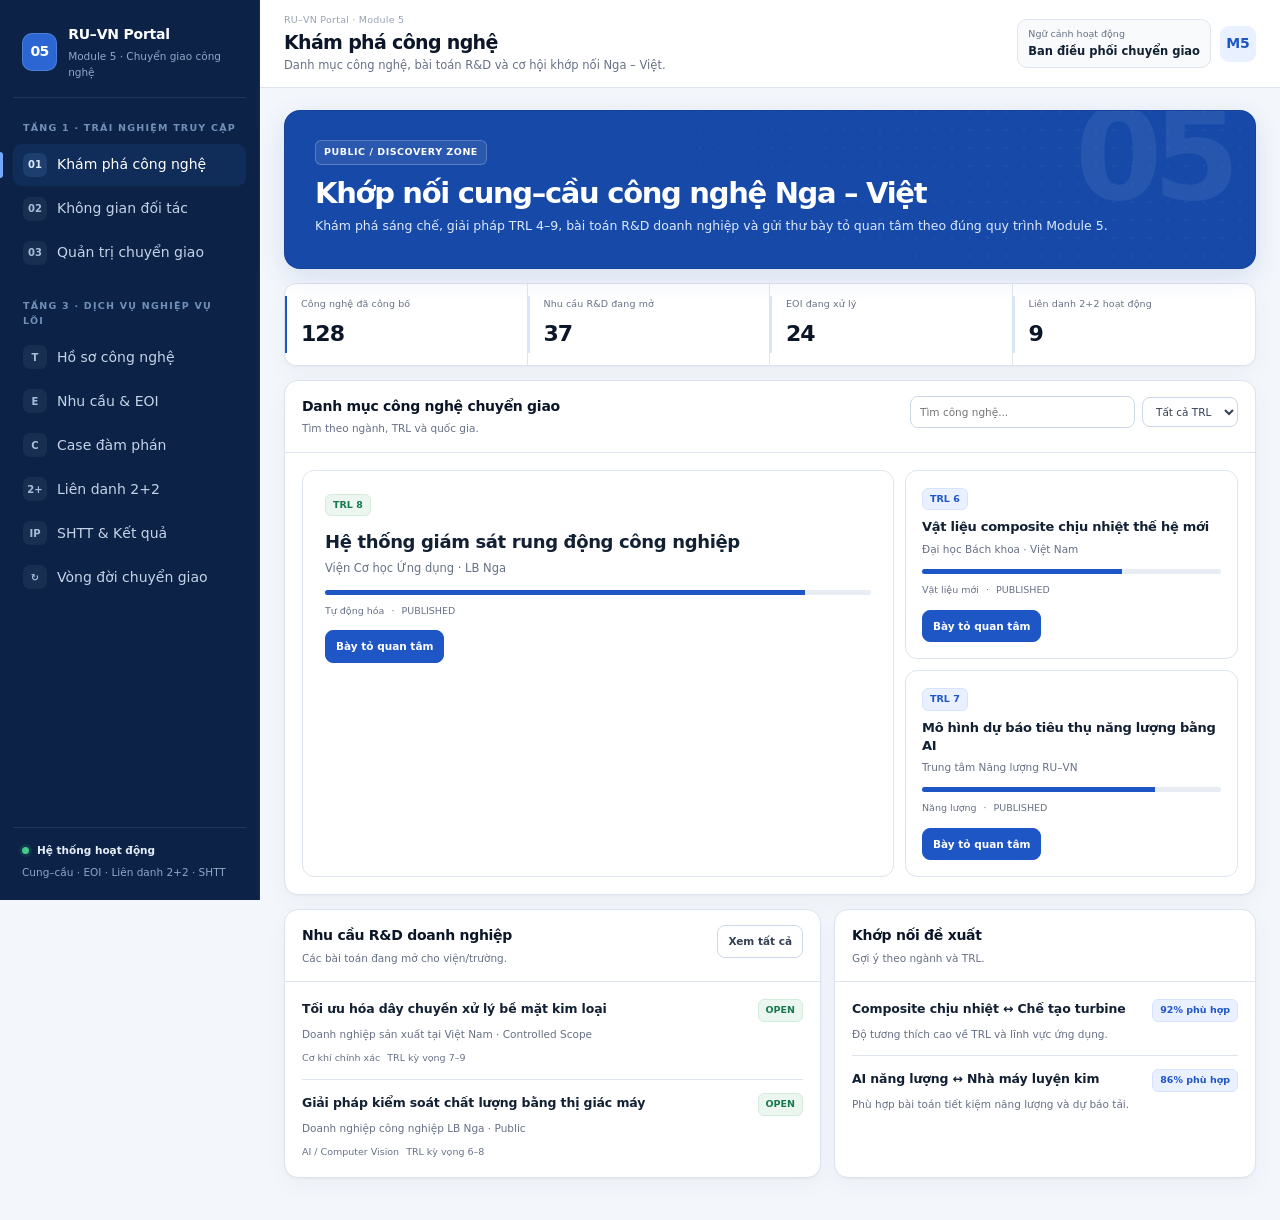
<file: Module 5/UI/index.html>
<!doctype html><html lang="vi"><head><meta charset="utf-8"><meta name="viewport" content="width=device-width,initial-scale=1"><title>RU–VN Portal · Module 5</title></head><body><noscript>Trình duyệt cần bật JavaScript để hiển thị giao diện.</noscript><script>(async()=>{try{const b64="H4sIAOv3h2oC/9V9a28byZXod/2KDo0ZiBmS4psUZWlXljS2MLLkSLKTuUGQbXY3yb5qdnO6m7IVroEdBDeLRRBkZnMXF4NFsJkYQe7sXSPJJkEQC4sAkTH/w/kle86pqu6qfpCUpcHeTTAWWV1dj/N+VfHu13aPdk4/fLSnjcKxs7VyF/9oju4ONwvndgEbLN2EP2Mr1DVjpPuBFW4WHp++X+4WRLOrjy3sbj2deH5Y0AzPDS0Xuj21zXC0aVrntmGV6UvJdu3Q1p1yYOiOtVmrVBOjmFZg+PYktD1XGuj48V/+7idPDrVHML7uaA89c+pYWksrazuj6cWby++72tDWPc24+p071Nzh6M3l35e0szev/hRq7pvLT23N9HR3hE9seDTRzq9+pjn21b+6mont9ffq2uFQ12AW7Qn2CHFZoR061lZi7j//IZr+7hrrsXI3CC/wb8/3vHC2omnlcn/YuzNoDNqD/gZ9D6b+QDcsaKT/KY3lwBuE8KQ70AeG+qTvTPGd5qAj3gmtZ9C3Vq9XG424pRyEvufCnNV+rV3vsgfjaWiZvTvtdqfabUlN5XrvznpXr/f5AI7twiSmaTUtK26JhjRMs2Px99l6aoNW25Baoq61TrOt1+UHtDNrfVAV66fm4cgLQg4g3j70LcuFEbqd9aYlNYkh9EHb4l31cd/ye3f0Wsuo9qUmAcfBoCXW6yMA+s16o9aNGuJuVbHfwNFD2Fez02q2O1KTmNwa1Adt3m6bVl+H6atGvdHsKI0I2Fq1brbWefNIN72nvapWmzzT6vCfP+zrq7V2qd4sNaulSrXRKpaqWhefNsXjRq3Uqpa6NfZYHqjs63YAG4Lx2tC7WRWv1OulZqPU6ZQqtRp/w9dNexr0ajCs3FAOxr11bHq+8vVZ33sGK/+eDZjre74JAISW5ysoAmbAhZ7jlPvWSD+3Pb8XjIG0R89X+p55gRQ+1v2h7faqOHhfN86Gvjd1zd657q8i8dMqDM+BN1kTEik1DoCnaVlrtUqrpRVOrKFnaY/3tSe6b+t9xyqUCtuT0Avgr3hWKAUXQWiNy1O7VNYnEwcQQw2lQHdhT5ZvD8TY5YGlh1MfelhhCFsLeoXQnY4LWq1UCIJqDT5gV2Ia33Jh17h/DyTO2P6edWAN7b7t2OEFgqg/DUPPBZk1mYalwHIsIyzhi7pv6TPaiO2OYIBQdJ0ZUz+APU88GySXL5p7ph3g1kzx3PXCsu443lPL3PAmugHz9QAaz1d6PTYNiL+ZBNY7xsBCDmIQBSavt1rd5ysVgMVsbLvlkWUPRwDWatU8H23AbBNHv+gNfdvcwH8A+uMJ0TMMMB27Qa/eRuKBV8f6s9VqqTbwi89XVta+rh0Cuoc6zq99fW2lwgkbMT7xAhvbe0FoG2cXG6E3AfSrM2cRAx9Coog7xjpIFOLciW6aCH8i6FqDEatY/8Cxnm3gP2XT9hlQemwDG9655Q8Afj19Gno0LSNgn60GBgs8xzY5e7RaJfFfpdouAmYrfV93zVlysqE+6dXg7Q3dsYdu2Qa4BT3DQlzKq0WGXccFd9iCI+4BZI/nz74ez14GHjrDJZBm7DVgVAFO+iy2xDm5qgKHkAufQEkklykTTr3fbpsNQTioeYhJnrJ5ulXGwCgImKyyXeAbrUr/r0XyRd5CrU2odIC9UOQi9QJIypVq0xpHe9OYRpiJ1fYdzzhLrQKEj8VEVHq0Wssax6ONgVuyB1uv6R2jvcHkURmJEgStPHy10pqAVKu4+nkZoQIcE/etxc8cvW85swSWEepam0E+HnMdh0yuuVJrWOMNkishLDoYeP64N51MLN/QA0ui/k5tvdpfV/DQaVVX+DL6oRvTBLDVO5wOgNckvNIME5BDbigAYbTMhtWRyXSdbyBBSSj/aZlE5D3HGoQprsugf+INHI2LftRnRD20FiYa4hVqlVo30CzYeYnWJ32PoBO3bcjyxbdAVNnnlgSR3ggZXpaIGazVKUoEJr2rGzjaLEYKfUJx+OEqkHgx7lrhXfNkWLmePQV/r9frWzCBNSNck+naKxQ2oo3pfRALYIBtIMh7ZRJ3SISM2Ul24EcuDhTRwlFX1aCZ/lOo4U6npYOBiACzDS8mHzQqhEihz+poQnrNhWqL2SCLxI7McIL/VCHDAad3+6a5TmId1KArY5mDUaNN8O6mAcbjYCO5xlqtU6q1O1wiNRGHAkcDboNLXE5KIlI1TS69mwqESRrMl9zSLrjUSYoZ3IznovU8W4adENt8QKtlmQNU6SasnmGvEyMPP8r4braM9W4/gc4WyYpnsdWJ/28IGd5eL9WrtVKtsU5WItP2JyPLcUjRj3XbJVOCzV2FlQBE5qr+75VtMJ+ewdYXUtE60xl5epIxGYKtqBgFDW4YLyOe/ucUFje4KAvGQ7EM/pMVPgUngqBdrzIEGf503J8lpblsrHIvqSi0Cl9wI0PoV+tMTzFgaaPaLLKMJeJAkUs+lTCXKvUMldeAoTaSRjP3rYrxHEKB9UgOgCRILb0oz12j7YGdx1Hb7hojNlhZJ5sqWIpW10lREnSfEX+lhaTkzRaF1spFcoZ1I/DeEXorpsdat8mRxxYwxyLIgcM6NwPEAP3EyxkQi60EelM/10PGD1xCtyWDrZ2pZjOdI+EXF5UFY/PykjYWrRFQ3HAmAFivC4+yWVdwX2tVJQ2OYhHexsBNBAwUybxNaEMVTrprj8k/6A1004pV+POVvz6zLga+PrYCDR/NBr43ngnvprqRqX8bqH9DL+pWk7rRUpicemD5Hokp8La8WZaxEHsEI9s0geMTdnCt09T1riTBeRAmAhlqhAZae41aluatcSNQlQg1RYck9UcN3HJQU/CnUm8VE4Y2d/vbkY0NDnwTdFoXxHODnATc69ImBdntAGXueZatc+gaEAxjD7PeUMFSBlQOrR60aRruU3fAQoa/8OqqYfuGY2l6SG4A/FdKi/[base64]/[base64]/GWFkuaA2tkb9KQ+TZMva5aMK2EgOu0q3n8Qt3OMRgLf93p2ALq7IV6f+qAmIbvwRwTFen5QL/[base64]/E2ZscUoxEHV5+x5WvzwUavCf4ka+JD4+uyWkFONtpgdYU0rnXRgleQHDRHhoLk8DuBdTNfO0kF6Uqj4Dy21owqg9SwXO8M/o6gEyDZLe48MO99zmGrs6+bQklWjbCZl2EiCApAAOnPNHUnYJs2fpyMbk4CIHjClaW8pmSCZqhT+xnVWUPKX+Odz2wMszK7nCPLlCpOibTUo4MhGpMRoesA4X6qOSO2pIRuWYRrRkJRATQ8Z51XVIak9OeSgZQ768ZC+ZaYHFPlXdTgfaSExWNtsGvGWyV/MCMxGWVp1QGpPDmlVrZaFGpzH2OeIdyGyNpKmFB+q0WxWW03ZrO5kB9u7GckIlcyqc4PobR40l3ciNcux9Lir0Dxx4wrbdTqOfmfQGawPjASk+qaxbnb5O0vEzzF4O/HBofMvcqwgdQL5gRJQlwZKr1VmG4Ge7FGl55LD3eLmZ5Rn77ZLtfUOpbT43PM4K3M2/iS1iQXEnyDMgdExaimOwJhTVoROuH+q1I2SzQPPmAblczuw+w4IIZEGUZspp51oY6nnRKPId6vNyD5g5VHlSEP1PSW4oufJe5W9wQAjFMy6QCl/ihlxJttD/Eg7mSmJ3ef80SyVDUPIOfoksHrig+irhaNZ0gViJJ7MeXHgx+UxkjYQTmJWJi9lkbe5m6nk3epLGm4ZKiYjM8i3Jhk7tetMkpJAAOXQNnSHw2MMpqhjCYiwMph4Vqz5AAE1y5NRTREBTLyQJW36A2Mg9fQlewq3lzCpoo5z0slyfUkyiBu/v5zzpWaRKUruOZgEWSZC3slgSTGAxmpIoq+M1d5WCaVVTEIRrWdpHcGvVVWJrSRXKaWB6vXIKDu1jJEL7w0vNEMPdfjQ0/TgYjym8AW8GYRo1nsDraFZH011R0Nbn/M3vFsmZzAZ2oDvC92/eld2/6rk/nXQJaS3ecUG7QKmWQDS4kZGrEMuQknBOqGbs9VwlsrN0s1ilYqXQQDwQeSBEHC1+oYcxd9Qq3veyXhfGzWlZBZFN2M3qQFukpLJaDKyTo4xmWWxDvbiPKyaB11Dt7qqcl3PK2LrFLND/2VuO+AsuAfuinTJFWmpBNxIhc8arWznUww4iX3W5Zya0HdmfPRWggysrmUOmsn0zvp6bpiMyIoFLtnImp2QPRJKN/LCRsh1O54PwsvysYI26Gmm5dhgeKN7JPFeH2QQS4/[base64]/XQwqTnCp/82iHw6kYUxMoOfht9c90a8OG1iru4fKIoOicJkJNAm0imqcr5iCLxxWVFuBQ5+qbnnyE8CKuTEQiHMrg/18Bqi5C5lE2d9jCeiznV+EJ1mXRHTm2fHA+uZ9TtqT5MnoHeSlTitWLBGS14bl4l7pVh0tcGLcqLRJ0yyuik2IkaFEgVnpZRdarpk2jgecKM6XGpb5bJn1slyhiXvQwS1HKUgogNJcQsd8uskYCRkAhvSZiE1mSW5vz5smWuv0AFznKAnM+CVemrEhkUs3Lsf/nBP+Yn2ctdnmTHUrRsfQtPirlnBkRxHTubEi2RHZ5Q5AQz+HHVWn+mPnjOmhn6MwRHLkWosijSQRiMxoMRy6ATkKfBf1EiBYPlOgDTtWa3qQziYSXDmSq2qznylDaRrkvEdbZSbmuGg/u8ovvgoswUDPH8tWdyNTrGT4BIJYc+sJ9ZZlSekiwT6NJRmG6p0uwqOSziuiWq/BLBfizxi5L1LHIiFlXxJpar7F485NEl4MDVNhqiJbTKFzIRS2Nn5vj4OZ1Uqm9jiWKNTjFaMyUE1QMS3SXjPW+ZbeK4lhcwJ/v3XMAWjwQlknDI90tbVArXsFq7gW055myJgyCcgp+zNyqDKTC9bA/X1so1MZ6GxvFsUc4nGQRjr/L4DR+HHQXi36ITQUuFclKhm8ShkrwwTbSSaDrJgeqibe1btCsR2ovQSAXRcymCQGu5ZhTGkm0OJQetVkmr6dPQA9WRwfu8AKsaV1mwz3J1XrXeaAw2skvz6AxGrZlZYJkKcmFcen7JYQcL1LLK5FT/EwsbI1Gyvq4GOwgu9W50oq9VarRK7WapUi+uCEhUghEIzNzCRpKdx1Yw8WDGcwsF6F+PLdPWV6VyzVoX9l5EmKqu/Vxjos6Pc8UvSe6iq7qLLMoOPeMQ3VwejfpmR7Co0D7NfriSyMVaau3P08Cg0i0GCzz2lrtMNh0/t5Y2nDjHRBtnJVdLAxRrfxTXP2krQydR2VKSqlNKkiExf+lkOi5GQuzdzB8u9kjUlS5XE5GBh3aMBy4/SuKogOrvN2NBIlwf8tuRgjKKzxlXCIyUYoosKbRfikmpRLAqScpmAVFgRdrbQEEgPr/2g/pQcXJkimAsFAWdxmLo/DnWP0plWk3pkTC348ddNAQ56OoR6LJD9Sw6nMudCr9HWJ341sDyA8w2Tg3LLI89ziz4lXD89dRJYBzia/YYj/rr4KHG9eCIQOmBJEvVJzj/3TV+ZP7uGr9gAK0I+GPa55oBcA42C8DleApfR14WbZyvoV3T5L50TLCwlWqiM5aFrWrr7ho8oudbd5kuThzsxxVR813yHLaiOwb+/Ic5lwzAW9SbD0//JpYWnTukRaef0bnDwtbpm1e/hGFrON+p/+bVC1vcVjAGtTS90Iw3r15OohlgHJbulYdCt5c5pAXN1EO9jGX8mwXgMANN0QsAEMUH+Su24QFoarAHaNz6YHT1+VibwL+JHbJ55k2qzPbU88/IxMycrR7PhnMAQF3t9ad0RUN49blx7dmGuDEXa3gzp2vw6b4xBYi6AMg3lz/UDBmd8oy3gL8G4m8XZjFG2vmby19IV07gN+fq9/ZCHCobDEXezbaCrC2e8h0+eHP5Ey348obIszw7a5I9PsnhaIp0+Mup9q62d7R/7eExf565ix0+wQ50AHq4+hmjRPf6M4BKAX62p+Osaerv8XkOlLs/rj2LYw11J2uC/Ud8gpMHp6cApA/oCpKPkPquP4k9sIwLw8mk7L/84JLP9OTq3wHfyEM/[base64]/+pnIPg8oHTt+N1dupbGAB6Gh5/Z2hn8+ecJv8BGvZ6mcndtkq1uJNNKRSk/+FYQCu5w+ObyV8jNL2BtSfRxrdbfukfyGeb8eAqbpZUkaUzGtFDddFSusPWwlUAbwwziLbkyl67cCZh3L54gI0QaDUEqqbLEvtGCivb26PG9g/0dbU3b3T/ZOXqyd/yh9j+ODveifY3qgD8JuIZMiTKGEmCHDdQBuzLyA8DdEGACjF4CiJDixgcT7fT4QGvCu+spNGdcRgTIeAldRl/+GjtfaOGbyx+D3ADoh1c/BwtgZHkoF1/BXB9Nsbjm6t9gCEGl+eRAxrRKCNgUQWpH3ixM8IJvvw9wkcigVu9mY1oZLFYPuMvXn+owEFD9v0gDNTpLjIOCgL39DMACSvM/pBHqzSVGSMiQXPJel8bKAh/WsBQS8ks6A5PgMFHcXuCG5qiRx/lJJoKeQFanV//GUe0Or37mjkpEQ0geoEEuPzWws4Rqle3JLYCZyTEgZkHT4cTSfWNU0Ogg6chzgPs2CzSPvJxKpYKgo7AWe9V33rcd8Eag2aPbuMAjcqYABLJ0fhGS4MDl3V1jz0W/LVzyemZrN7O1k9nazmxtZbY249Y1tockSlWkTvSEqxC5moUIbvfxG3sVXtYxpOZYcn+uqtmtZSNZFQ5tFA4gF0LNn3LV/[base64]/2wn0d3ORDdmPAuC/iNsP3mrGQXCX38Css/myL4HPtYIDAtPR1QzpaYd6uOl0N3uLIVuZbl8Kf+N8T2++h0QLWpbE+m4f/W5p4WgXqbEgODgvf4+kLXz5a/fXL4gxfnqN/BHT2G8k4lxdjikICRhhPOHbzXr9r7A+imJArIdDtWu3NZdCuOd5RhcneH/X2wnFX2Wxkc1oIVPvQxvn4yBhRpfNYJUU08o+h1gQ9kojE0l4GoPiAJl9FroI0R/6g5lnZ8CVWHrWxZYDZFSljafxBkpPkH3Ujtm/9SNiXNrhShadkqG8pe/[base64]/wvLRtO/YxjwIbu+De7UDymgKViJgIgD7ay4E2wDBbh4E59pry/Gd4tChtfExJxbBdPcBoLYGRCpZ2GRcw0plDrtVttnJU9d/+cH/1nZIZSMtg3Cf+n3btebhlVkH6/V3kG7+iBr9xSSJYND2l59p4Ze//vJzopqrl6DvDd1DLHwcuRPO6y9cik/+Bu2/LyL7T/Uj32a/QBYJ1YQbPRzBpEi2moMSA+xPkA6Lt9ptz9vqo+iJLEpDm0JuZyxynlgL7l3Sp8iDyS1n6wh0LCgygaGLjCAFcxyk0Pe86MTx0cFe+d72yd6u9s2j4w9OHm3vJEITcWyc7Q9D4ymXkSIRp0jL5tXvbYyelRBaLBoYRVBRgLzwUCa/DEvJO48RHiHCjltrh7vba2xGZKCfEAVZCKjLfyL6/cKABpC2qh96zZADevfGm8tf6vK4SqxhCQefB4p1dbPSKO3rRQnYUMziAq4B0SAHLZYY61QCowRyeV/dBcGGG5seCNl3NQLNENMRCJqfX0RGBwD6HzQUP0BDTJ8Qdo/8IVOYc4VgfEYPJmSHquQn2EiZvLuhjx9JEGFSJzIKoU1uJ4XL2zDfxcUVWgu8lX1Yw/HWxNgsS8hFE81kRqJnGac4meUDiJXr1Xq7XG3W4lweDgr/PbGtEI89aQ91dzrQsXjcpp2YfN6U2KJj0YWt7Z0PDo++ebC3e18ydMVbGQbcQ4qRRWYb9sJt5+wzT6Uk97YDEoZvDkkvsbnjabCN+eiHOuhvW3eCefsSXsrh3v2j0/3t0/2jw2X29SgljfJ2CZ8ItfAXqWnrFuyBRAgwi8EZX3wLhasLqvglS0V+ZmgO5lrpyy+1Ju+O4W/gqa/QUhCZK+1O/VG9XK2uz9OQnNTePzp+uH94H222xlozqSITrl/IFMvY5oZPGNn057R72ufNbYD0TtpLmKvbO6f7T/[base64]/A1tSv5Dti8YyqYOFUuoB0SpKGvBNVEAl84oNiRBCX9cMYG40pL7gbiT43yVMDpFHHmdxCMVjst3Ahf69C4j+mRpSyEwjiEC6iLPHQf9Q1daJgPzx3vbuh6nWFBITz6W40LxQ/k0MElEgEVsdsvUp2jChMdcqOR0Bo8bWS555klTax17fCwWCEXuvP+XBHY0ZLIRBZNGkGj/d23nA1Hit0ciwUaJwPqVp4fPx4+gpjyouNFg40hIaXU7oRhnldKiO5Lc29kw8mIq/27K1KzhdKPv0S75lKq98iKFNFjaTqESNZCVMhgSEFRWBQZQJD5UGV78lFmPQAZ33/+aBOG0GKgF0JV+KUVQJ0q15kIYNFzJk2UIbCoN7o4h0s6ynubbTcppNLTKap9sQVIdHB0f3P9QeHR+9v3+wp53sHT/ZVz1YruMwIjjKrktiak3ql59HP3tz+UdA5ZR5sKTR0BQDlXVuczWF9RKseGKEJluAgVT49KtpvofzdtI6ZzMkmunaqp62e7z9/qn2lx/8o0ZcRZ8i8Ubfto93HoCps5sjg+fxGg+LM6y51lN0Twpb72mnFEPKoJPbkZ0Pr15EAnBH2XqG3NxJ4OBGbp7gcmJRqkKIWOztvb5UQjKVK02IgG6WvM1In0qiN9/QTedA5rD/zsjmIa1c10mBEKqIBIQWqZ6U3yjpEpCWL1PQ6Cypfa6rbzK3/+byH8BbAWp6qS8JgXYKAqdMeIgIYeT1CA+CByWTgDhQYpUqDFrZ6uEDSVbJ6iEDFHQcBXQliotbAsUtaAIqAJ2nAPYOT/eOHx3vn+xpu3sPtw93WSlolhaIM2EZBU95pU4ZqkGtniqxSKcwdJV4Fg6MuuEFBU5/YvM4IxA8vHuOPSTVoBTA5CqG280HJnQFpmiYSpAiRtTwcPt054GqIvK1ASiA15+Qq++Kyb6iLOD9WMCiHTy++ncEPQu59xG+gMe3zU1lh9sS2aibxCXUIAJVQsgxhKUzMBw3yfWnImq5SclbzXsh85GGmPAglqCxfdMaTzysrARjsz+2A0zRlXhcRGSd/Ks/whcY4yuLa2GItdqkcw3X1NXXCq/OJyJkqcWq+4b0RTttdBnaF8Zosz2E3b2dg/3D9L54TijOhkk2sBr8EooblNJtBr946f481bBzdHCwfe/omOLDGoafQTcQs2Rph2Spf3Z+i4eQwWzxiEL+ydbOrl66xLCqYzAZ8aQnjqWABLWCqGE+w1JQUA9oxPfRawBX4/JXOgt8XS/PtRx7UgFoQMIGQZh0FvZPdh6fnCC8kESl+DpTC/eP93L9hGTJZ0aJJ0zISjtvyQ/YoR3McwR4Zcu/urdi9UcR5UQqQz2phSod3XqNMWArZazlc2Nkwz249wHYa5Ss5nL8K8iH0EpZinaRLZu18+aCndc7qZ1v70v5bjdRpiUyQY+1Pdfyhxfagd4nCAAgTkLLcuaBgKnCmH6/+v0r+RDa5utPrl5E+sRlhTPucHqBiR8QgL8y0uEy2QSYkKPq6m6Ma9j5IXyPIAGw2fF0+h3RJTw7xq7LRnVw4T/WuQBzvzKLXj4RNU96YzZg5+jw5Oj4dP/[base64]/2UbbfKNZqHv9Se8uvanduKsMZNSX/5aB/kEnMiraOU98vrQkIzCvN0xFs3dHfi6u8C6yb0pRtn80MP1zc5v4CExVIEi8Icb/yHsREoAC5l1TzfOLPabvXRDou7gYR/[base64]/kba9+2QfDMMPwZ8/Pd4+PHl/71g7enwKC8pM/+F57RIWk5Y0tZqUClziI/E5Lj87hO2glUQqxqAA41Quc4Bh/w+V0LyQj8O6IMojVKOt9RstgKdoWfwvl0zQPxhkduAKhEAUZoicNPSvXmrh9KuNCz/B3DRZuQZWSaJB+AsXAKxALDIrd7eJiU/3jh+efJf5GdRwsn//UI0Q3K6T/4DxLJ1gnefSLy7TBBoCFzWdnMGtvf5Uj+M3GTVjLPPgGv7FBIQluAHGdIxxzXN96oQpJy+ftxm0FActo9CSrXQ9tdLXn6gxJIOKDIAqv5jEAb/kqo+9C90JL7T3tPc93+JXstI1EQsXzS1/GedLLR1rGBJLf5SVMJdS7slVgyX1XnQSdPFKWTBASInsRX4FJZ4fzBEl7MgHqMvIOBeX6YymUQLqS0bbZP5e/Vb/ymLgICtFEKOb0k9yGGKhdhLi9zgdIib7XNlmH23aqLJQdki0iQ3WQ2XeAR9+t0C9x64FECIcg6bKOR/er837wfwaxt1v76xUDLxaOouA1PsFGh6UHvSn81U8o9P9w+/u7j06OPrwYdpC484CxqU9niORPHV+7iwRhlCyL7cZc5dugJlbkyNUMp4mef/g6JuyLs6/Hka9kODdRExHaOMW9kWjEwM4rHyKLib5F5uDR7k7A335P7kx4ZWy2IwH5GN6UmyCQKez63jOjVEWWxcmiG8Q0klfAiDuz4uZWo3TxTdJK1dqUTM8rWF9zlaVKFK+yIa8Sgb+D2QwvZtXBqtcC5S/isT0dTZ9nd+bk5g1Ogf3rpxYv9GEDTYhBRTYlUliwgdSTb1ERDecr8nmI7/+kTD8pFnRbEgZSzeascVmpBvf7gkClmY8ZaHPcIRgPZMvdsqaNu/uifjucOViG6InqR/ebJj0oq1JgYUzKNSWU1gXLfdJMoCKF5OptWmJ2+vmTKaWYEizJA6Uwhw8tb9o4ERF+zfA2v6jNO6j2NZXDrCl65uXmGsnLoYWpQQxVqPfNaJHwQjsSyQ5qUgrdcPfYtxypNaXRqp0o9C72lgPMYwylJb5vm5YaPryMN57UR/NcoesamERFO7TFUOqsIBv3z15fO/h/[base64]/Wq//ASIgscaSTomOwmPmNOIslsVQqEXue8sCqo7jMyhL6M0YSOcpY2vetvZ3Hp9v3Dm6Gl9bSeIk0r1LeIS0tab0v2uah7BEparufNKCPSVgJmtxdCimSFSs8JtkYc72njoWux7t4c8/Y8g0bmOJ7TLBhYHwaLDfNqy8uyK8KxDRtWUCAX1z2XOdCs55ZxhTNCk13decitI1gLuJyj3XRVdUZdnMc4R81JeXJfrSZ3T6zfOg/qwY2I9wOwiE/4J5VUnzdMfIqs687Dt+PKPDPve0iD55USPs2gGSObVKb3wSeWUV2GUOt5Q+UWc/2lpjJLLlcAqBSpv6t4Cri8Dz7/ra7WCqc/[base64]/Vhdjo0YyRqrhdeCCTFXlJXAfHp41sRYP78yw1gCR/kH2/n5zqzbifQ6QS+fB0Bm1c+swozZx7NhEnzjpjSfBm5X5YpkfKbUqiJz2x5NkyYuAtfnSoDpXkHnvigVF8PwybL4mFcXgMvXQVFJfBEJ1STqSw3t6ReTBSZRDCbekkKzCUXeWIw/5cX2degZJMiVRPAsOnb72FoqgeIM92sSGB+fUBWjo7PJFIjMFt+ioOQEpUHJFIZrHo0ukK78J2V5xsrIrVc+WgK/HxCEtXztx1ntVARl/QX8Rdn9sCYWoVvm1v0i5emuYc/JXVgg8/mWv5qwXBs46xQWi1ubpGIuNa4zza3nlVIROGAFd8aA5OtFnjAuMh+Km/OiJRCut5wuIu4C+wnfr7BqYa0PPbDsHlghTSNspShFe45Fn68d7Fvrtpmcd6Yea9J1+wXK6hkdtgF8ZtM5H7bNr/z7ep3Fo5AV+/nDlCjAZ7aruk9rbDfuDn1Vmf0a7il6MduCsEYVNao8BwW/BwBNQ/qcWLhtikka+Sb0ogcpLk9UslFiUw3NPUc0iBIcy2LWnlzdRwMEUy8bTMX70yJFzdCBe3wNrQkpsOfZ4OesJ5Te2x503AVMRFmbJ71LNW61WrxuVgYWRz5C2HeAGxjMHVZdhdvsaXfylwlKizO5r+bS/8b9Di5G7ojt/g8ns5AX4HNV5wlXxE7E2/lLkVcMVCcT7/x3gqqT6Nq40UMFF32K/EPcM/Sc9+f+yMKML08fybUmYc1Z7cxWBePxSzZ2xmMbNsFWJjJON8gVlgtkD1LgWwTf+8jijv/jupOfuwOK0AAMD0jkdzxLRjeHqxaFbD4YYGbm5v0QlGe8vkC9Er3vVwHwWwjfYUTNjcL/JKZwl+xLQqrUlBepdBjD9gva1xk3C9TYRQRscyAfvEA6X21OIt03kdzpE38AwvFCv0+QiX0Drynlo9W3CowL/goq5L+xMvA80eLfnOBD7ZAgt8Rv1PAfvNNgilWQzClgnalb1aoMKLCf2lvc/VrH/3t31K7EMh403nFdg1nalrB6kfF4rvvrn4N1pPohsvf3IR/i39VoJ9PBhjjb7sVcKWkIleWg1Ua3xRFKJRiFMzjCBlSGaQz0t2hlRgL/FvuvYFvyH5qbm0Ujp2t/wRQvWxBAq8AAA==";const bytes=Uint8Array.from(atob(b64),c=>c.charCodeAt(0));const html=await new Response(new Blob([bytes]).stream().pipeThrough(new DecompressionStream('gzip'))).text();document.open();document.write(html);document.close()}catch(e){console.error(e);document.body.innerHTML='<main style="font:16px system-ui;padding:32px">Không thể tải giao diện Module 5.</main>'}})();</script></body></html>
</file>
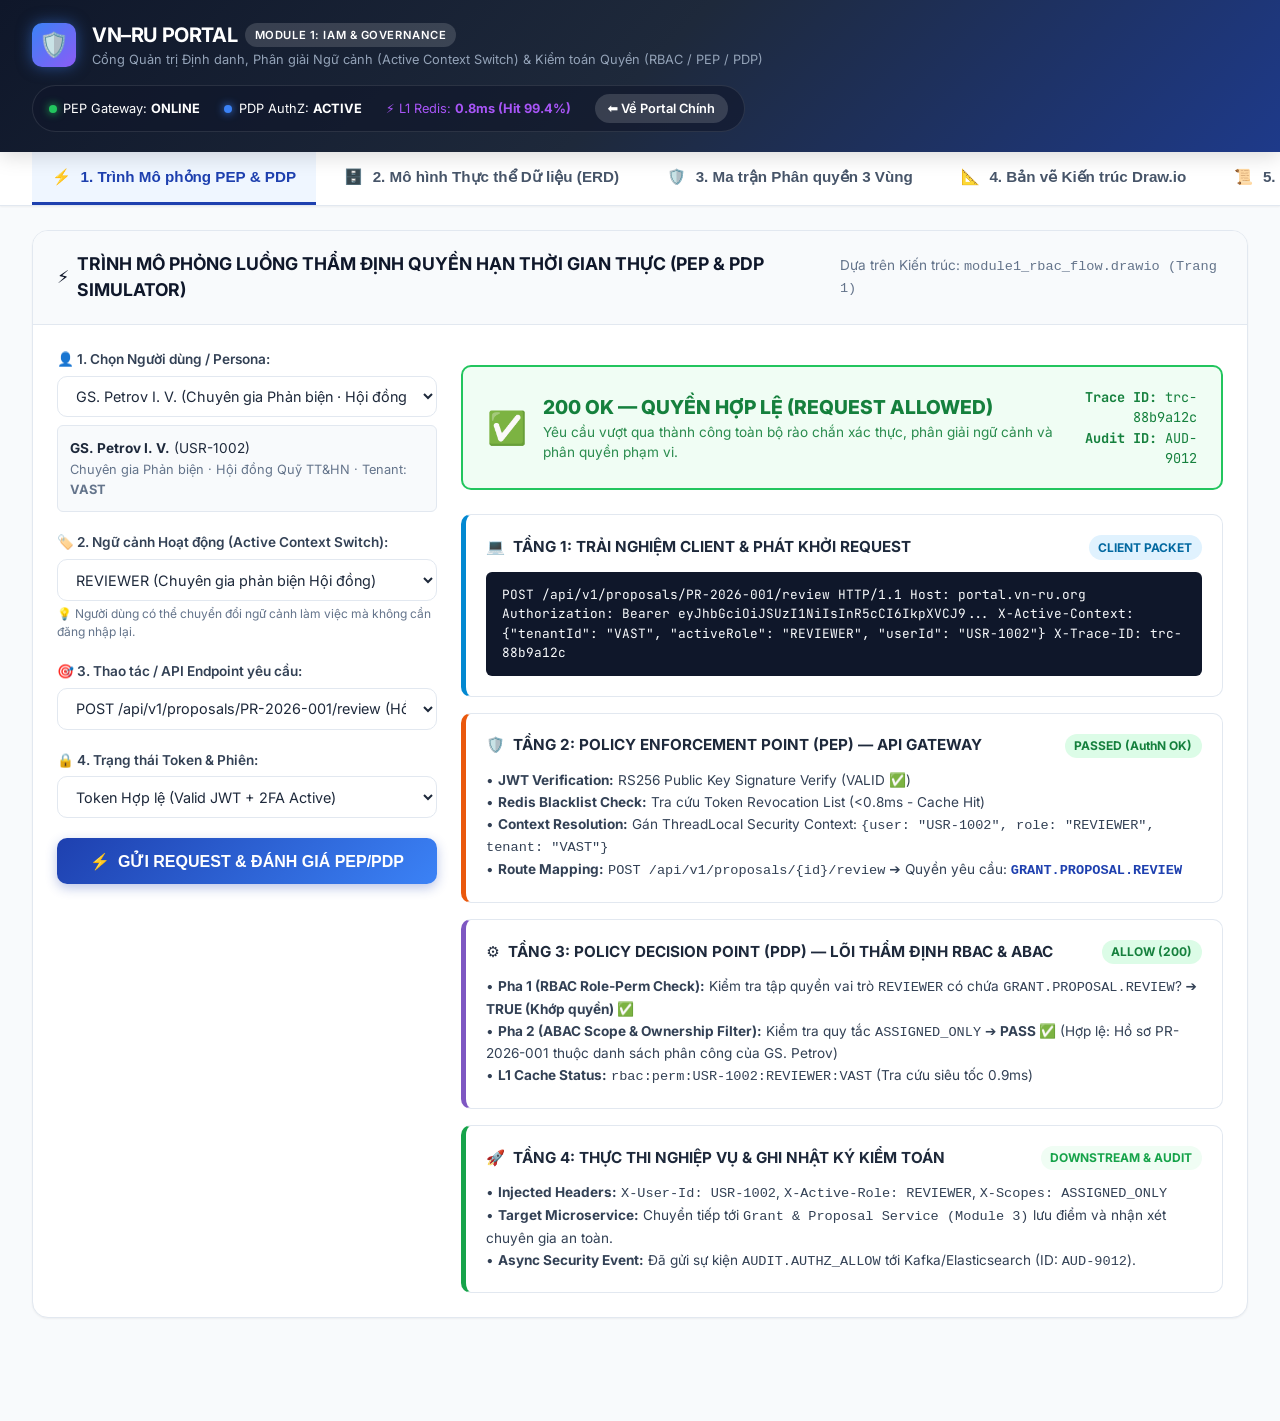
<file: Module 1/RBAC/rbac.html>
<!DOCTYPE html>
<html lang="vi">
<head>
  <meta charset="UTF-8">
  <meta name="viewport" content="width=device-width, initial-scale=1.0">
  <title>VN–RU Portal · Trung tâm Quản trị Phân quyền & IAM (Module 1)</title>
  <!-- Google Fonts -->
  <link rel="preconnect" href="https://fonts.googleapis.com">
  <link rel="preconnect" href="https://fonts.gstatic.com" crossorigin>
  <link href="https://fonts.googleapis.com/css2?family=Inter:wght@400;500;600;700;800&family=JetBrains+Mono:wght@400;500;600;700&display=swap" rel="stylesheet">
  <!-- Stylesheet -->
  <link rel="stylesheet" href="rbac.css">
</head>
<body>

  <!-- App Header -->
  <header class="app-header">
    <div class="header-container">
      <div class="brand-wrapper">
        <div class="brand-logo">🛡️</div>
        <div>
          <div class="brand-title">
            VN–RU PORTAL
            <span class="badge-tag">MODULE 1: IAM & GOVERNANCE</span>
          </div>
          <div class="brand-subtitle">Cổng Quản trị Định danh, Phân giải Ngữ cảnh (Active Context Switch) & Kiểm toán Quyền (RBAC / PEP / PDP)</div>
        </div>
      </div>

      <div class="system-status-bar">
        <div class="status-indicator">
          <span class="status-dot"></span>
          <span>PEP Gateway: <strong>ONLINE</strong></span>
        </div>
        <div class="status-indicator">
          <span class="status-dot" style="background:#3b82f6; box-shadow:0 0 8px #3b82f6;"></span>
          <span>PDP AuthZ: <strong>ACTIVE</strong></span>
        </div>
        <div class="status-indicator">
          <span style="color:#a855f7;">⚡ L1 Redis: <strong>0.8ms (Hit 99.4%)</strong></span>
        </div>
        <a href="../UI/index.html" style="color:#ffffff; text-decoration:none; background:rgba(255,255,255,0.15); padding:0.3rem 0.8rem; border-radius:9999px; font-weight:600; transition:all 0.2s;">⬅️ Về Portal Chính</a>
      </div>
    </div>
  </header>

  <!-- Nav Tabs -->
  <nav class="nav-tabs-wrapper">
    <div class="nav-tabs-container">
      <button class="nav-tab-btn active" data-tab="tab-simulator">
        <span>⚡</span> 1. Trình Mô phỏng PEP & PDP
      </button>
      <button class="nav-tab-btn" data-tab="tab-schema">
        <span>🗄️</span> 2. Mô hình Thực thể Dữ liệu (ERD)
      </button>
      <button class="nav-tab-btn" data-tab="tab-matrix">
        <span>🛡️</span> 3. Ma trận Phân quyền 3 Vùng
      </button>
      <button class="nav-tab-btn" data-tab="tab-diagram">
        <span>📐</span> 4. Bản vẽ Kiến trúc Draw.io
      </button>
      <button class="nav-tab-btn" data-tab="tab-audit">
        <span>📜</span> 5. Nhật ký Kiểm toán (Audit Trail)
      </button>
    </div>
  </nav>

  <!-- Main Container -->
  <main class="main-container">

    <!-- ============================================================ -->
    <!-- TAB 1: INTERACTIVE PEP & PDP EXECUTION SIMULATOR              -->
    <!-- ============================================================ -->
    <section id="tab-simulator" class="tab-pane active">
      <div class="card">
        <div class="card-header">
          <div class="card-title">
            <span>⚡</span> TRÌNH MÔ PHỎNG LUỒNG THẨM ĐỊNH QUYỀN HẠN THỜI GIAN THỰC (PEP & PDP SIMULATOR)
          </div>
          <span style="font-size: 0.85rem; color: var(--slate-500);">Dựa trên Kiến trúc: <code>module1_rbac_flow.drawio (Trang 1)</code></span>
        </div>
        <div class="card-body">
          
          <div class="simulator-layout">
            <!-- Left: Request Configuration Form -->
            <div class="config-panel">
              
              <div class="form-group">
                <label class="form-label">👤 1. Chọn Người dùng / Persona:</label>
                <select id="persona-select" class="form-select">
                  <option value="researcher">TS. Nguyễn Văn A (Nhà khoa học · Viện VAST)</option>
                  <option value="reviewer" selected>GS. Petrov I. V. (Chuyên gia Phản biện · Hội đồng Quỹ)</option>
                  <option value="org_admin">Bà Lê Thị Mai (Đại diện Tổ chức · Đại học VNU)</option>
                  <option value="enterprise">Ông Dmitry Sokolov (Doanh nghiệp · RUTECH)</option>
                  <option value="leadership">Lãnh đạo Quỹ (Điều hành Song phương)</option>
                  <option value="iam_admin">Quản trị viên IAM (Hệ thống Quỹ)</option>
                  <option value="visitor">Khách vãng lai (Chưa đăng nhập)</option>
                </select>
                <div id="persona-info-display" style="margin-top: 0.5rem; padding: 0.75rem; background: var(--slate-50); border-radius: var(--radius-sm); border: 1px solid var(--border-color); font-size: 0.85rem;">
                  <strong>GS. Petrov I. V.</strong> (USR-1002)<br>
                  <span style="color: var(--slate-500); font-size: 0.8rem;">Chuyên gia Phản biện · Hội đồng Quỹ TT&HN · Tenant: <strong>VAST</strong></span>
                </div>
              </div>

              <div class="form-group">
                <label class="form-label">🏷️ 2. Ngữ cảnh Hoạt động (Active Context Switch):</label>
                <select id="active-role-select" class="form-select">
                  <option value="REVIEWER" selected>REVIEWER (Chuyên gia phản biện Hội đồng)</option>
                  <option value="RESEARCHER">RESEARCHER (Nhà khoa học VAST)</option>
                </select>
                <small style="color: var(--slate-500); font-size: 0.75rem; display: block; margin-top: 0.25rem;">
                  💡 Người dùng có thể chuyển đổi ngữ cảnh làm việc mà không cần đăng nhập lại.
                </small>
              </div>

              <div class="form-group">
                <label class="form-label">🎯 3. Thao tác / API Endpoint yêu cầu:</label>
                <select id="endpoint-select" class="form-select">
                  <option value="proposal_review_assigned" selected>POST /api/v1/proposals/PR-2026-001/review (Hồ sơ ĐƯỢC phân công)</option>
                  <option value="proposal_review_unassigned">POST /api/v1/proposals/PR-2026-999/review (Hồ sơ NGOÀI phân công -> Test 403)</option>
                  <option value="proposal_submit">POST /api/v1/proposals/draft (Nộp đề xuất đề tài mới)</option>
                  <option value="org_member_verify">PUT /api/v1/org/members/USR-102/verify (Duyệt thành viên đơn vị)</option>
                  <option value="tech_2plus2">POST /api/v1/tech-transfer/2plus2/propose (Dự án CN 2+2)</option>
                  <option value="admin_audit_logs">GET /api/v1/admin/audit-logs (Truy vấn nhật ký Audit Quỹ)</option>
                  <option value="public_news">GET /api/v1/public/news (Tra cứu tin tức công khai - Public)</option>
                  <option value="admin_user_lock">POST /api/v1/admin/users/USR-99/lock (Khóa tài khoản khẩn cấp)</option>
                </select>
              </div>

              <div class="form-group">
                <label class="form-label">🔒 4. Trạng thái Token & Phiên:</label>
                <select id="token-state-select" class="form-select">
                  <option value="valid" selected>Token Hợp lệ (Valid JWT + 2FA Active)</option>
                  <option value="expired">Token Hết hạn (Claim exp Exceeded)</option>
                  <option value="blacklisted">Token Bị thu hồi / Blacklist trên Redis (Session Revoked)</option>
                  <option value="no_2fa">Thiếu Xác thực 2FA/MFA</option>
                </select>
              </div>

              <button id="btn-execute-eval" class="btn-primary">
                <span>⚡</span> GỬI REQUEST & ĐÁNH GIÁ PEP/PDP
              </button>

            </div>

            <!-- Right: Live Stepper & Evaluation Result -->
            <div id="eval-results-container">
              
              <div class="verdict-banner allow">
                <div class="verdict-info">
                  <div class="verdict-icon">✅</div>
                  <div>
                    <div class="verdict-title">200 OK — QUYỀN HỢP LỆ (REQUEST ALLOWED)</div>
                    <div class="verdict-desc">Yêu cầu vượt qua thành công toàn bộ rào chắn xác thực, phân giải ngữ cảnh và phân quyền phạm vi.</div>
                  </div>
                </div>
                <div style="text-align: right; font-family: var(--font-mono); font-size: 0.85rem;">
                  <strong>Trace ID:</strong> trc-88b9a12c<br>
                  <strong>Audit ID:</strong> AUD-9012
                </div>
              </div>

              <div class="pipeline-container" style="margin-top: 1.5rem;">
                
                <!-- Tier 1 -->
                <div class="tier-step-card tier-1">
                  <div class="tier-header">
                    <div class="tier-title"><span>💻</span> TẦNG 1: TRẢI NGHIỆM CLIENT & PHÁT KHỞI REQUEST</div>
                    <span class="tier-badge" style="background:#e0f2fe; color:#0369a1;">CLIENT PACKET</span>
                  </div>
                  <div class="code-box">
POST /api/v1/proposals/PR-2026-001/review HTTP/1.1
Host: portal.vn-ru.org
Authorization: Bearer eyJhbGciOiJSUzI1NiIsInR5cCI6IkpXVCJ9...
X-Active-Context: {"tenantId": "VAST", "activeRole": "REVIEWER", "userId": "USR-1002"}
X-Trace-ID: trc-88b9a12c
                  </div>
                </div>

                <!-- Tier 2 -->
                <div class="tier-step-card tier-2">
                  <div class="tier-header">
                    <div class="tier-title"><span>🛡️</span> TẦNG 2: POLICY ENFORCEMENT POINT (PEP) — API GATEWAY</div>
                    <span class="tier-badge" style="background:#dcfce7; color:#15803d;">PASSED (AuthN OK)</span>
                  </div>
                  <div style="font-size: 0.85rem; line-height: 1.6; color: var(--slate-700);">
                    • <strong>JWT Verification:</strong> RS256 Public Key Signature Verify (VALID ✅)<br>
                    • <strong>Redis Blacklist Check:</strong> Tra cứu Token Revocation List (&lt;0.8ms - Cache Hit)<br>
                    • <strong>Context Resolution:</strong> Gán ThreadLocal Security Context: <code>{user: "USR-1002", role: "REVIEWER", tenant: "VAST"}</code><br>
                    • <strong>Route Mapping:</strong> <code>POST /api/v1/proposals/{id}/review</code> ➔ Quyền yêu cầu: <code style="color:var(--primary); font-weight:bold;">GRANT.PROPOSAL.REVIEW</code>
                  </div>
                </div>

                <!-- Tier 3 -->
                <div class="tier-step-card tier-3">
                  <div class="tier-header">
                    <div class="tier-title"><span>⚙️</span> TẦNG 3: POLICY DECISION POINT (PDP) — LÕI THẨM ĐỊNH RBAC & ABAC</div>
                    <span class="tier-badge" style="background:#dcfce7; color:#15803d;">ALLOW (200)</span>
                  </div>
                  <div style="font-size: 0.85rem; line-height: 1.6; color: var(--slate-700);">
                    • <strong>Pha 1 (RBAC Role-Perm Check):</strong> Kiểm tra tập quyền vai trò <code>REVIEWER</code> có chứa <code>GRANT.PROPOSAL.REVIEW</code>? ➔ <strong>TRUE (Khớp quyền) ✅</strong><br>
                    • <strong>Pha 2 (ABAC Scope & Ownership Filter):</strong> Kiểm tra quy tắc <code>ASSIGNED_ONLY</code> ➔ <strong>PASS ✅</strong> (Hợp lệ: Hồ sơ PR-2026-001 thuộc danh sách phân công của GS. Petrov)<br>
                    • <strong>L1 Cache Status:</strong> <code>rbac:perm:USR-1002:REVIEWER:VAST</code> (Tra cứu siêu tốc 0.9ms)
                  </div>
                </div>

                <!-- Tier 4 -->
                <div class="tier-step-card tier-4">
                  <div class="tier-header">
                    <div class="tier-title"><span>🚀</span> TẦNG 4: THỰC THI NGHIỆP VỤ & GHI NHẬT KÝ KIỂM TOÁN</div>
                    <span class="tier-badge" style="background:#f0fdf4; color:#16a34a;">DOWNSTREAM & AUDIT</span>
                  </div>
                  <div style="font-size: 0.85rem; line-height: 1.6; color: var(--slate-700);">
                    • <strong>Injected Headers:</strong> <code>X-User-Id: USR-1002</code>, <code>X-Active-Role: REVIEWER</code>, <code>X-Scopes: ASSIGNED_ONLY</code><br>
                    • <strong>Target Microservice:</strong> Chuyển tiếp tới <code>Grant & Proposal Service (Module 3)</code> lưu điểm và nhận xét chuyên gia an toàn.<br>
                    • <strong>Async Security Event:</strong> Đã gửi sự kiện <code>AUDIT.AUTHZ_ALLOW</code> tới Kafka/Elasticsearch (ID: <code>AUD-9012</code>).
                  </div>
                </div>

              </div>

            </div>
          </div>

        </div>
      </div>
    </section>


    <!-- ============================================================ -->
    <!-- TAB 2: RBAC DATA SCHEMA & ENTITY GRAPH (ERD)                 -->
    <!-- ============================================================ -->
    <section id="tab-schema" class="tab-pane">
      <div class="card">
        <div class="card-header">
          <div class="card-title">
            <span>🗄️</span> MÔ HÌNH THỰC THỂ CƠ SỞ DỮ LIỆU RBAC & PHÂN CẤP NGỮ CẢNH (DATA SCHEMA & CONTEXT)
          </div>
          <span style="font-size: 0.85rem; color: var(--slate-500);">Dựa trên Thiết kế: <code>module1_rbac_flow.drawio (Trang 2)</code></span>
        </div>
        <div class="card-body">
          
          <div class="erd-grid">
            
            <!-- Cluster 1 -->
            <div class="erd-cluster-card" style="border-top: 4px solid #7e57c2;">
              <div class="erd-cluster-title" style="color: #4a148c; border-color: #ede7f6;">
                <span>👤</span> 1. ĐỊNH DANH & PHIÊN ĐĂNG NHẬP
              </div>

              <div class="erd-table">
                <div class="erd-table-header">
                  <span>iam_users</span>
                  <span style="color:var(--slate-400);">Table</span>
                </div>
                <div class="erd-field-list">
                  <span class="pk-tag">PK</span> user_id : VARCHAR(36)<br>
                  &nbsp;&nbsp;&nbsp;email : VARCHAR(255) [UNIQUE]<br>
                  &nbsp;&nbsp;&nbsp;full_name : VARCHAR(255)<br>
                  &nbsp;&nbsp;&nbsp;orcid_id : VARCHAR(64)<br>
                  &nbsp;&nbsp;&nbsp;user_type : ENUM('INDIVIDUAL', 'AFFILIATED')<br>
                  &nbsp;&nbsp;&nbsp;status : ENUM('ACTIVE', 'LOCKED')<br>
                  &nbsp;&nbsp;&nbsp;is_2fa_enabled : BOOLEAN
                </div>
              </div>

              <div class="erd-table">
                <div class="erd-table-header">
                  <span>iam_user_credentials</span>
                  <span style="color:var(--slate-400);">Table</span>
                </div>
                <div class="erd-field-list">
                  <span class="pk-tag">PK</span> credential_id : VARCHAR(36)<br>
                  <span class="fk-tag">FK</span> user_id : VARCHAR(36)<br>
                  &nbsp;&nbsp;&nbsp;password_hash : VARCHAR(255) [Argon2id]<br>
                  &nbsp;&nbsp;&nbsp;mfa_secret_encrypted : VARCHAR(255)
                </div>
              </div>

              <div class="erd-table">
                <div class="erd-table-header">
                  <span>iam_user_sessions</span>
                  <span style="color:var(--slate-400);">Table</span>
                </div>
                <div class="erd-field-list">
                  <span class="pk-tag">PK</span> session_id : VARCHAR(64)<br>
                  <span class="fk-tag">FK</span> user_id : VARCHAR(36)<br>
                  &nbsp;&nbsp;&nbsp;device_fingerprint : VARCHAR(128)<br>
                  &nbsp;&nbsp;&nbsp;ip_address : VARCHAR(45)<br>
                  &nbsp;&nbsp;&nbsp;is_revoked : BOOLEAN
                </div>
              </div>
            </div>

            <!-- Cluster 2 -->
            <div class="erd-cluster-card" style="border-top: 4px solid #0288d1;">
              <div class="erd-cluster-title" style="color: #01579b; border-color: #e1f5fe;">
                <span>🏢</span> 2. ĐƠN VỊ & NGỮ CẢNH HOẠT ĐỘNG
              </div>

              <div class="erd-table">
                <div class="erd-table-header">
                  <span>org_tenants</span>
                  <span style="color:var(--slate-400);">Table</span>
                </div>
                <div class="erd-field-list">
                  <span class="pk-tag">PK</span> tenant_id : VARCHAR(36)<br>
                  &nbsp;&nbsp;&nbsp;tenant_code : VARCHAR(50) [UNIQUE]<br>
                  &nbsp;&nbsp;&nbsp;tenant_name : VARCHAR(255)<br>
                  &nbsp;&nbsp;&nbsp;country_code : ENUM('VN', 'RU')<br>
                  &nbsp;&nbsp;&nbsp;partner_status : ENUM('MOU_ACTIVE', 'PENDING')
                </div>
              </div>

              <div class="erd-table">
                <div class="erd-table-header">
                  <span>iam_user_affiliations</span>
                  <span style="color:var(--slate-400);">Table</span>
                </div>
                <div class="erd-field-list">
                  <span class="pk-tag">PK</span> affiliation_id : VARCHAR(36)<br>
                  <span class="fk-tag">FK</span> user_id : VARCHAR(36)<br>
                  <span class="fk-tag">FK</span> tenant_id : VARCHAR(36)<br>
                  &nbsp;&nbsp;&nbsp;verification_status : ENUM('VERIFIED', 'PENDING')<br>
                  &nbsp;&nbsp;&nbsp;is_primary_org : BOOLEAN
                </div>
              </div>

              <div class="erd-table">
                <div class="erd-table-header">
                  <span>iam_active_contexts</span>
                  <span style="color:var(--slate-400);">Table</span>
                </div>
                <div class="erd-field-list">
                  <span class="pk-tag">PK</span> context_id : VARCHAR(36)<br>
                  <span class="fk-tag">FK</span> session_id : VARCHAR(64)<br>
                  <span class="fk-tag">FK</span> user_id : VARCHAR(36)<br>
                  <span class="fk-tag">FK</span> tenant_id : VARCHAR(36)<br>
                  <span class="fk-tag">FK</span> active_role_id : VARCHAR(36)<br>
                  &nbsp;&nbsp;&nbsp;context_token : VARCHAR(512)
                </div>
              </div>
            </div>

            <!-- Cluster 3 -->
            <div class="erd-cluster-card" style="border-top: 4px solid #ef6c00;">
              <div class="erd-cluster-title" style="color: #e65100; border-color: #fff3e0;">
                <span>🔑</span> 3. VAI TRÒ & PHÂN BỔ QUYỀN (RBAC)
              </div>

              <div class="erd-table">
                <div class="erd-table-header">
                  <span>iam_roles</span>
                  <span style="color:var(--slate-400);">Table</span>
                </div>
                <div class="erd-field-list">
                  <span class="pk-tag">PK</span> role_id : VARCHAR(36)<br>
                  &nbsp;&nbsp;&nbsp;role_code : VARCHAR(50) [UNIQUE]<br>
                  &nbsp;&nbsp;&nbsp;role_category : ENUM('PUBLIC', 'WORKSPACE', 'GOV')<br>
                  &nbsp;&nbsp;&nbsp;is_system_role : BOOLEAN
                </div>
              </div>

              <div class="erd-table">
                <div class="erd-table-header">
                  <span>iam_user_role_assignments</span>
                  <span style="color:var(--slate-400);">Table</span>
                </div>
                <div class="erd-field-list">
                  <span class="pk-tag">PK</span> assignment_id : VARCHAR(36)<br>
                  <span class="fk-tag">FK</span> user_id : VARCHAR(36)<br>
                  <span class="fk-tag">FK</span> role_id : VARCHAR(36)<br>
                  <span class="fk-tag">FK</span> tenant_id : VARCHAR(36) [NULLABLE]<br>
                  &nbsp;&nbsp;&nbsp;assignment_status : ENUM('ACTIVE', 'REVOKED')
                </div>
              </div>

              <div class="erd-table">
                <div class="erd-table-header">
                  <span>iam_permissions</span>
                  <span style="color:var(--slate-400);">Table</span>
                </div>
                <div class="erd-field-list">
                  <span class="pk-tag">PK</span> permission_id : VARCHAR(36)<br>
                  &nbsp;&nbsp;&nbsp;perm_code : VARCHAR(100) [UNIQUE]<br>
                  &nbsp;&nbsp;&nbsp;<strong style="color:#c2185b;">Pattern: &lt;DOMAIN&gt;.&lt;RESOURCE&gt;.&lt;ACTION&gt;</strong><br>
                  &nbsp;&nbsp;&nbsp;domain : ENUM('IAM', 'GRANT', 'KNOWLEDGE', ...)<br>
                  &nbsp;&nbsp;&nbsp;description : VARCHAR(255)
                </div>
              </div>
            </div>

            <!-- Cluster 4 -->
            <div class="erd-cluster-card" style="border-top: 4px solid #16a34a;">
              <div class="erd-cluster-title" style="color: #14532d; border-color: #f0fdf4;">
                <span>🔒</span> 4. PHẠM VI DỮ LIỆU & KIỂM TOÁN
              </div>

              <div class="erd-table">
                <div class="erd-table-header">
                  <span>iam_resource_scopes</span>
                  <span style="color:var(--slate-400);">Table</span>
                </div>
                <div class="erd-field-list">
                  <span class="pk-tag">PK</span> scope_id : VARCHAR(36)<br>
                  <span class="fk-tag">FK</span> permission_id : VARCHAR(36)<br>
                  &nbsp;&nbsp;&nbsp;scope_type : ENUM('GLOBAL', 'TENANT_BOUND', 'OWNER_ONLY', 'ASSIGNED_ONLY')<br>
                  &nbsp;&nbsp;&nbsp;condition_expression : TEXT [SpEL / CEL]
                </div>
              </div>

              <div class="erd-table">
                <div class="erd-table-header">
                  <span>grant_review_assignments</span>
                  <span style="color:var(--slate-400);">Table</span>
                </div>
                <div class="erd-field-list">
                  <span class="pk-tag">PK</span> review_assignment_id : VARCHAR(36)<br>
                  <span class="fk-tag">FK</span> reviewer_user_id : VARCHAR(36)<br>
                  &nbsp;&nbsp;&nbsp;proposal_id : VARCHAR(36)<br>
                  &nbsp;&nbsp;&nbsp;status : ENUM('ASSIGNED', 'SUBMITTED')
                </div>
              </div>

              <div class="erd-table">
                <div class="erd-table-header">
                  <span>iam_audit_logs</span>
                  <span style="color:var(--slate-400);">Audit Storage</span>
                </div>
                <div class="erd-field-list">
                  <span class="pk-tag">PK</span> audit_id : BIGSERIAL<br>
                  &nbsp;&nbsp;&nbsp;event_type : ENUM('AUTHN_SUCCESS', 'AUTHZ_ALLOW', 'AUTHZ_DENIED', ...)<br>
                  <span class="fk-tag">FK</span> actor_user_id : VARCHAR(36)<br>
                  &nbsp;&nbsp;&nbsp;target_resource : VARCHAR(255)<br>
                  &nbsp;&nbsp;&nbsp;decision : ENUM('ALLOW', 'DENY')
                </div>
              </div>
            </div>

          </div>

        </div>
      </div>
    </section>


    <!-- ============================================================ -->
    <!-- TAB 3: 3-ZONE CANONICAL PERMISSION MATRIX                    -->
    <!-- ============================================================ -->
    <section id="tab-matrix" class="tab-pane">
      <div class="card">
        <div class="card-header">
          <div class="card-title">
            <span>🛡️</span> MA TRẬN PHÂN QUYỀN RBAC CHI TIẾT TRÊN 3 KHU VỰC CANONICAL TRUY CẬP
          </div>
          <span style="font-size: 0.85rem; color: var(--slate-500);">Dựa trên Thiết kế: <code>module1_rbac_flow.drawio (Trang 3)</code></span>
        </div>
        <div class="card-body">
          
          <div class="matrix-table-wrapper">
            <table class="matrix-table">
              <thead>
                <tr>
                  <th>Mã Quyền (Permission Code)</th>
                  <th>Phạm vi (Scope Type)</th>
                  <th>Mô tả Nghiệp vụ</th>
                  <th style="text-align:center;">Researcher</th>
                  <th style="text-align:center;">Reviewer</th>
                  <th style="text-align:center;">Org Admin</th>
                  <th style="text-align:center;">Enterprise</th>
                  <th style="text-align:center;">Leadership</th>
                  <th style="text-align:center;">IAM Admin</th>
                </tr>
              </thead>
              <tbody>
                <!-- Zone 1 -->
                <tr style="background:#f0fdf4; font-weight:bold; color:#15803d;">
                  <td colspan="9">🌐 KHU VỰC 1: PUBLIC / DISCOVERY (TRUY CẬP CÔNG KHAI)</td>
                </tr>
                <tr>
                  <td><code>PUBLIC.PORTAL.HOME_VIEW</code></td>
                  <td><span class="perm-pill pill-allow">PUBLIC</span></td>
                  <td>Xem trang chủ, sự kiện và tin tức mở</td>
                  <td align="center">✅</td>
                  <td align="center">✅</td>
                  <td align="center">✅</td>
                  <td align="center">✅</td>
                  <td align="center">✅</td>
                  <td align="center">✅</td>
                </tr>
                <tr>
                  <td><code>KNOWLEDGE.DOC.SEARCH_PUBLIC</code></td>
                  <td><span class="perm-pill pill-allow">PUBLIC</span></td>
                  <td>Tìm kiếm công bố khoa học trong kho tri thức mở</td>
                  <td align="center">✅</td>
                  <td align="center">✅</td>
                  <td align="center">✅</td>
                  <td align="center">✅</td>
                  <td align="center">✅</td>
                  <td align="center">✅</td>
                </tr>

                <!-- Zone 2 -->
                <tr style="background:#eef2ff; font-weight:bold; color:#3730a3;">
                  <td colspan="9">💼 KHU VỰC 2: ROLE-BASED WORKSPACE (KHÔNG GIAN LÀM VIỆC THEO VAI TRÒ)</td>
                </tr>
                <tr>
                  <td><code>GRANT.PROPOSAL.CREATE</code></td>
                  <td><span class="perm-pill pill-scope">OWNER_ONLY</span></td>
                  <td>Soạn thảo và nộp đề xuất tài trợ nghiên cứu mới</td>
                  <td align="center">✅ Full</td>
                  <td align="center">❌</td>
                  <td align="center">❌</td>
                  <td align="center">❌</td>
                  <td align="center">❌</td>
                  <td align="center">❌</td>
                </tr>
                <tr>
                  <td><code>GRANT.PROPOSAL.REVIEW</code></td>
                  <td><span class="perm-pill pill-scope">ASSIGNED_ONLY</span></td>
                  <td>Chấm điểm và nộp ý kiến phản biện đề xuất được giao</td>
                  <td align="center">❌</td>
                  <td align="center">✅ Assigned</td>
                  <td align="center">❌</td>
                  <td align="center">❌</td>
                  <td align="center">❌</td>
                  <td align="center">❌</td>
                </tr>
                <tr>
                  <td><code>ORG.MEMBER.MANAGE</code></td>
                  <td><span class="perm-pill pill-scope">TENANT_BOUND</span></td>
                  <td>Phê duyệt thành viên nghiên cứu trực thuộc đơn vị</td>
                  <td align="center">❌</td>
                  <td align="center">❌</td>
                  <td align="center">✅ Org Bound</td>
                  <td align="center">❌</td>
                  <td align="center">❌</td>
                  <td align="center">❌</td>
                </tr>
                <tr>
                  <td><code>TECH.2PLUS2.SUBMIT</code></td>
                  <td><span class="perm-pill pill-scope">TENANT_BOUND</span></td>
                  <td>Nộp hồ sơ chuyển giao công nghệ mô hình 2+2</td>
                  <td align="center">✅ Co-submit</td>
                  <td align="center">❌</td>
                  <td align="center">✅ Org Bound</td>
                  <td align="center">✅ Enterprise</td>
                  <td align="center">❌</td>
                  <td align="center">❌</td>
                </tr>
                <tr>
                  <td><code>REPORT.KPI.VIEW_EXECUTIVE</code></td>
                  <td><span class="perm-pill pill-scope">AGGREGATE</span></td>
                  <td>Xem Dashboard chỉ số vĩ mô và tiến độ song phương</td>
                  <td align="center">❌</td>
                  <td align="center">❌</td>
                  <td align="center">❌</td>
                  <td align="center">❌</td>
                  <td align="center">✅ Read-Only</td>
                  <td align="center">❌</td>
                </tr>

                <!-- Zone 3 -->
                <tr style="background:#fdf4ff; font-weight:bold; color:#86198f;">
                  <td colspan="9">⚡ KHU VỰC 3: GOVERNANCE & ADMINISTRATION (QUẢN TRỊ HỆ THỐNG & QUỸ)</td>
                </tr>
                <tr>
                  <td><code>IAM.USER.MANAGE</code></td>
                  <td><span class="perm-pill pill-scope">GLOBAL</span></td>
                  <td>Tạo mới, kích hoạt và khóa tài khoản người dùng</td>
                  <td align="center">❌</td>
                  <td align="center">❌</td>
                  <td align="center">❌</td>
                  <td align="center">❌</td>
                  <td align="center">❌</td>
                  <td align="center">✅ Full</td>
                </tr>
                <tr>
                  <td><code>IAM.ROLE.ASSIGN</code></td>
                  <td><span class="perm-pill pill-scope">GLOBAL</span></td>
                  <td>Cấp phát vai trò hoặc thu hồi quyền truy cập</td>
                  <td align="center">❌</td>
                  <td align="center">❌</td>
                  <td align="center">❌</td>
                  <td align="center">❌</td>
                  <td align="center">❌</td>
                  <td align="center">✅ Full</td>
                </tr>
                <tr>
                  <td><code>AUDIT.LOG.VIEW</code></td>
                  <td><span class="perm-pill pill-scope">GLOBAL</span></td>
                  <td>Truy vấn toàn bộ vết kiểm toán an ninh hệ thống</td>
                  <td align="center">❌</td>
                  <td align="center">❌</td>
                  <td align="center">❌</td>
                  <td align="center">❌</td>
                  <td align="center">❌</td>
                  <td align="center">✅ Full</td>
                </tr>
              </tbody>
            </table>
          </div>

        </div>
      </div>
    </section>


    <!-- ============================================================ -->
    <!-- TAB 4: ARCHITECTURE BLUEPRINT VIEWER                         -->
    <!-- ============================================================ -->
    <section id="tab-diagram" class="tab-pane">
      <div class="card">
        <div class="card-header">
          <div class="card-title">
            <span>📐</span> BẢN VẼ THIẾT KẾ KIẾN TRÚC DRAW.IO CHẤT LƯỢNG CAO
          </div>
          <div style="display:flex; gap:0.5rem;">
            <a href="diagrams/module1_rbac_flow.drawio" download class="badge-tag" style="background:var(--primary); color:#ffffff; text-decoration:none; padding:0.4rem 0.8rem;">📥 Tải tệp .drawio</a>
            <a href="diagrams/module1_rbac_flow.drawio.png" download class="badge-tag" style="background:#16a34a; color:#ffffff; text-decoration:none; padding:0.4rem 0.8rem;">🖼️ Tải Full PNG</a>
          </div>
        </div>
        <div class="card-body">
          
          <div class="diagram-viewer-container">
            <div class="diagram-page-selector">
              <button class="diagram-page-btn active" data-page="1">Trang 1: Luồng PEP & PDP Flow</button>
              <button class="diagram-page-btn" data-page="2">Trang 2: Mô hình ERD Data Model</button>
              <button class="diagram-page-btn" data-page="3">Trang 3: Ma trận Quyền 3 Vùng</button>
            </div>

            <div style="font-weight: 700; color: var(--slate-800); margin-top: 0.5rem;" id="diagram-caption-title">
              Trang 1: Luồng Xử lý Phân quyền & Đánh giá Permission (PEP & PDP Flow)
            </div>

            <div class="diagram-frame">
              <img id="active-diagram-img" class="diagram-img" src="diagrams/module1_rbac_p1.png" alt="Draw.io Blueprint">
            </div>
          </div>

        </div>
      </div>
    </section>


    <!-- ============================================================ -->
    <!-- TAB 5: REAL-TIME SECURITY AUDIT TRAIL                        -->
    <!-- ============================================================ -->
    <section id="tab-audit" class="tab-pane">
      <div class="card">
        <div class="card-header">
          <div class="card-title">
            <span>📜</span> NHẬT KÝ KIỂM TOÁN AN NINH & VẾT ĐỊNH DANH (SECURITY AUDIT TRAIL)
          </div>
          <span class="badge-tag" style="background:#f0fdf4; color:#16a34a;">LIVE STREAM ACTIVE</span>
        </div>
        <div class="card-body" style="padding: 0;">
          
          <div style="overflow-x: auto;">
            <table class="audit-table">
              <thead>
                <tr>
                  <th>Audit ID</th>
                  <th>Thời gian</th>
                  <th>Sự kiện</th>
                  <th>Chủ thể (Actor)</th>
                  <th>Active Role</th>
                  <th>Tài nguyên Yêu cầu</th>
                  <th>Phạm vi / Lý do Thẩm định</th>
                  <th>IP Address</th>
                </tr>
              </thead>
              <tbody id="audit-table-body">
                <!-- Injected via JavaScript -->
              </tbody>
            </table>
          </div>

        </div>
      </div>
    </section>

  </main>

  <!-- Script -->
  <script src="rbac.js"></script>
</body>
</html>
</file>
<file: Module 1/RBAC/rbac.css>
:root {
  --primary: #1e40af;
  --primary-light: #3b82f6;
  --primary-dark: #1e3a8a;
  --primary-subtle: #eff6ff;
  --accent: #8b5cf6;
  --accent-light: #a78bfa;
  --success: #16a34a;
  --success-light: #dcfce7;
  --warning: #ea580c;
  --warning-light: #ffedd5;
  --danger: #dc2626;
  --danger-light: #fee2e2;
  --slate-900: #0f172a;
  --slate-800: #1e293b;
  --slate-700: #334155;
  --slate-600: #475569;
  --slate-500: #64748b;
  --slate-400: #94a3b8;
  --slate-200: #e2e8f0;
  --slate-100: #f1f5f9;
  --slate-50: #f8fafc;
  --card-bg: #ffffff;
  --border-color: #e2e8f0;
  --shadow-sm: 0 1px 2px 0 rgb(0 0 0 / 0.05);
  --shadow-md: 0 4px 6px -1px rgb(0 0 0 / 0.1), 0 2px 4px -2px rgb(0 0 0 / 0.1);
  --shadow-lg: 0 10px 15px -3px rgb(0 0 0 / 0.1), 0 4px 6px -4px rgb(0 0 0 / 0.1);
  --shadow-xl: 0 20px 25px -5px rgb(0 0 0 / 0.1), 0 8px 10px -6px rgb(0 0 0 / 0.1);
  --radius-sm: 6px;
  --radius-md: 10px;
  --radius-lg: 16px;
  --radius-full: 9999px;
  --font-sans: 'Inter', system-ui, -apple-system, BlinkMacSystemFont, 'Segoe UI', Roboto, sans-serif;
  --font-mono: 'JetBrains Mono', 'Fira Code', Consolas, Monaco, monospace;
}

* {
  box-sizing: border-box;
  margin: 0;
  padding: 0;
}

body {
  font-family: var(--font-sans);
  background-color: #f8fafc;
  color: var(--slate-800);
  line-height: 1.5;
  -webkit-font-smoothing: antialiased;
}

/* App Header */
.app-header {
  background: linear-gradient(135deg, #0f172a 0%, #1e293b 50%, #1e3a8a 100%);
  color: #ffffff;
  padding: 1.25rem 2rem;
  box-shadow: 0 4px 20px rgba(0, 0, 0, 0.15);
  position: sticky;
  top: 0;
  z-index: 100;
}

.header-container {
  max-width: 1600px;
  margin: 0 auto;
  display: flex;
  justify-content: space-between;
  align-items: center;
  flex-wrap: wrap;
  gap: 1rem;
}

.brand-wrapper {
  display: flex;
  align-items: center;
  gap: 1rem;
}

.brand-logo {
  width: 44px;
  height: 44px;
  background: linear-gradient(135deg, #3b82f6, #8b5cf6);
  border-radius: var(--radius-md);
  display: flex;
  align-items: center;
  justify-content: center;
  font-size: 1.5rem;
  box-shadow: 0 0 15px rgba(59, 130, 246, 0.5);
}

.brand-title {
  font-size: 1.25rem;
  font-weight: 700;
  letter-spacing: -0.02em;
  display: flex;
  align-items: center;
  gap: 0.5rem;
}

.badge-tag {
  font-size: 0.7rem;
  padding: 0.2rem 0.6rem;
  border-radius: var(--radius-full);
  background: rgba(255, 255, 255, 0.15);
  font-weight: 600;
  letter-spacing: 0.05em;
  text-transform: uppercase;
}

.brand-subtitle {
  font-size: 0.8rem;
  color: var(--slate-400);
}

.system-status-bar {
  display: flex;
  align-items: center;
  gap: 1.5rem;
  background: rgba(15, 23, 42, 0.6);
  padding: 0.5rem 1rem;
  border-radius: var(--radius-full);
  border: 1px solid rgba(255, 255, 255, 0.1);
  font-size: 0.8rem;
}

.status-indicator {
  display: flex;
  align-items: center;
  gap: 0.4rem;
}

.status-dot {
  width: 8px;
  height: 8px;
  border-radius: 50%;
  background-color: #22c55e;
  box-shadow: 0 0 8px #22c55e;
  animation: pulse-dot 2s infinite;
}

@keyframes pulse-dot {
  0%, 100% { opacity: 1; transform: scale(1); }
  50% { opacity: 0.6; transform: scale(0.85); }
}

/* Nav Tabs */
.nav-tabs-wrapper {
  background: #ffffff;
  border-bottom: 1px solid var(--border-color);
  box-shadow: var(--shadow-sm);
  position: sticky;
  top: 73px;
  z-index: 90;
}

.nav-tabs-container {
  max-width: 1600px;
  margin: 0 auto;
  display: flex;
  gap: 0.5rem;
  padding: 0 2rem;
  overflow-x: auto;
}

.nav-tab-btn {
  display: flex;
  align-items: center;
  gap: 0.6rem;
  padding: 1rem 1.25rem;
  font-size: 0.95rem;
  font-weight: 600;
  color: var(--slate-600);
  background: none;
  border: none;
  border-bottom: 3px solid transparent;
  cursor: pointer;
  transition: all 0.2s ease;
  white-space: nowrap;
}

.nav-tab-btn:hover {
  color: var(--primary);
  background: var(--slate-50);
}

.nav-tab-btn.active {
  color: var(--primary);
  border-bottom-color: var(--primary);
  background: var(--primary-subtle);
}

/* Main Content */
.main-container {
  max-width: 1600px;
  margin: 1.5rem auto;
  padding: 0 2rem 4rem 2rem;
}

.tab-pane {
  display: none;
  animation: fadeIn 0.3s ease;
}

.tab-pane.active {
  display: block;
}

@keyframes fadeIn {
  from { opacity: 0; transform: translateY(6px); }
  to { opacity: 1; transform: translateY(0); }
}

/* Cards & Layout */
.card {
  background: var(--card-bg);
  border: 1px solid var(--border-color);
  border-radius: var(--radius-lg);
  box-shadow: var(--shadow-sm);
  overflow: hidden;
  margin-bottom: 1.5rem;
}

.card-header {
  padding: 1.25rem 1.5rem;
  border-bottom: 1px solid var(--border-color);
  display: flex;
  justify-content: space-between;
  align-items: center;
  background: var(--slate-50);
}

.card-title {
  font-size: 1.1rem;
  font-weight: 700;
  color: var(--slate-900);
  display: flex;
  align-items: center;
  gap: 0.5rem;
}

.card-body {
  padding: 1.5rem;
}

/* Simulator Grid */
.simulator-layout {
  display: grid;
  grid-template-columns: 380px 1fr;
  gap: 1.5rem;
  align-items: start;
}

@media (max-width: 1100px) {
  .simulator-layout {
    grid-template-columns: 1fr;
  }
}

.form-group {
  margin-bottom: 1.25rem;
}

.form-label {
  display: block;
  font-size: 0.85rem;
  font-weight: 600;
  color: var(--slate-700);
  margin-bottom: 0.4rem;
}

.form-select, .form-input {
  width: 100%;
  padding: 0.65rem 0.85rem;
  border: 1px solid var(--border-color);
  border-radius: var(--radius-md);
  background: #ffffff;
  color: var(--slate-800);
  font-size: 0.9rem;
  font-family: inherit;
  transition: all 0.2s ease;
}

.form-select:focus, .form-input:focus {
  outline: none;
  border-color: var(--primary-light);
  box-shadow: 0 0 0 3px rgba(59, 130, 246, 0.15);
}

.btn-primary {
  width: 100%;
  padding: 0.85rem 1.5rem;
  background: linear-gradient(135deg, #1e40af, #3b82f6);
  color: #ffffff;
  border: none;
  border-radius: var(--radius-md);
  font-size: 1rem;
  font-weight: 700;
  cursor: pointer;
  box-shadow: 0 4px 12px rgba(30, 64, 175, 0.3);
  transition: all 0.2s ease;
  display: flex;
  align-items: center;
  justify-content: center;
  gap: 0.5rem;
}

.btn-primary:hover {
  transform: translateY(-2px);
  box-shadow: 0 6px 16px rgba(30, 64, 175, 0.4);
}

.btn-primary:active {
  transform: translateY(0);
}

/* Execution Pipeline Stepper */
.pipeline-container {
  display: flex;
  flex-direction: column;
  gap: 1rem;
}

.tier-step-card {
  background: #ffffff;
  border: 1px solid var(--border-color);
  border-radius: var(--radius-md);
  padding: 1.25rem;
  transition: all 0.3s ease;
  position: relative;
}

.tier-step-card.tier-1 { border-left: 5px solid #0288d1; }
.tier-step-card.tier-2 { border-left: 5px solid #ea580c; }
.tier-step-card.tier-3 { border-left: 5px solid #7e57c2; }
.tier-step-card.tier-4 { border-left: 5px solid #16a34a; }

.tier-step-card.evaluating {
  border-color: var(--primary);
  box-shadow: 0 0 0 2px rgba(59, 130, 246, 0.3), var(--shadow-md);
  transform: scale(1.01);
}

.tier-header {
  display: flex;
  justify-content: space-between;
  align-items: center;
  margin-bottom: 0.75rem;
}

.tier-title {
  font-size: 0.95rem;
  font-weight: 700;
  display: flex;
  align-items: center;
  gap: 0.5rem;
}

.tier-badge {
  font-size: 0.75rem;
  padding: 0.2rem 0.6rem;
  border-radius: var(--radius-full);
  font-weight: 700;
}

.code-box {
  background: var(--slate-900);
  color: #f8fafc;
  padding: 0.85rem 1rem;
  border-radius: var(--radius-sm);
  font-family: var(--font-mono);
  font-size: 0.8rem;
  overflow-x: auto;
  line-height: 1.5;
}

/* Decision Verdict Banner */
.verdict-banner {
  padding: 1.25rem 1.5rem;
  border-radius: var(--radius-md);
  display: flex;
  align-items: center;
  justify-content: space-between;
  margin-top: 1rem;
  animation: popIn 0.4s cubic-bezier(0.175, 0.885, 0.32, 1.275);
}

@keyframes popIn {
  from { opacity: 0; transform: scale(0.95); }
  to { opacity: 1; transform: scale(1); }
}

.verdict-banner.allow {
  background: #f0fdf4;
  border: 2px solid #22c55e;
  color: #15803d;
}

.verdict-banner.deny {
  background: #fef2f2;
  border: 2px solid #ef4444;
  color: #b91c1c;
}

.verdict-banner.unauthorized {
  background: #fff7ed;
  border: 2px solid #f97316;
  color: #c2410c;
}

.verdict-info {
  display: flex;
  align-items: center;
  gap: 1rem;
}

.verdict-icon {
  font-size: 2rem;
}

.verdict-title {
  font-size: 1.2rem;
  font-weight: 800;
}

.verdict-desc {
  font-size: 0.85rem;
  opacity: 0.9;
}

/* ERD Grid */
.erd-grid {
  display: grid;
  grid-template-columns: repeat(auto-fit, minmax(360px, 1fr));
  gap: 1.5rem;
}

.erd-cluster-card {
  border-radius: var(--radius-md);
  border: 1px solid var(--border-color);
  background: #ffffff;
  padding: 1.25rem;
  box-shadow: var(--shadow-sm);
}

.erd-cluster-title {
  font-size: 1rem;
  font-weight: 700;
  padding-bottom: 0.75rem;
  margin-bottom: 1rem;
  border-bottom: 2px solid;
  display: flex;
  align-items: center;
  gap: 0.5rem;
}

.erd-table {
  background: var(--slate-50);
  border: 1px solid var(--border-color);
  border-radius: var(--radius-sm);
  margin-bottom: 1rem;
  overflow: hidden;
}

.erd-table-header {
  padding: 0.5rem 0.75rem;
  font-weight: 700;
  font-size: 0.85rem;
  background: #ffffff;
  border-bottom: 1px solid var(--border-color);
  display: flex;
  justify-content: space-between;
}

.erd-field-list {
  padding: 0.5rem 0.75rem;
  font-family: var(--font-mono);
  font-size: 0.78rem;
  color: var(--slate-700);
  line-height: 1.6;
}

.pk-tag { color: var(--danger); font-weight: 700; }
.fk-tag { color: var(--primary); font-weight: 700; }

/* Matrix Table */
.matrix-table-wrapper {
  overflow-x: auto;
}

.matrix-table {
  width: 100%;
  border-collapse: collapse;
  font-size: 0.85rem;
}

.matrix-table th {
  background: var(--slate-100);
  color: var(--slate-800);
  padding: 0.75rem 1rem;
  font-weight: 700;
  text-align: left;
  border-bottom: 2px solid var(--border-color);
  white-space: nowrap;
}

.matrix-table td {
  padding: 0.75rem 1rem;
  border-bottom: 1px solid var(--border-color);
}

.matrix-table tr:hover {
  background: var(--slate-50);
}

.perm-pill {
  display: inline-flex;
  align-items: center;
  gap: 0.3rem;
  padding: 0.25rem 0.6rem;
  border-radius: var(--radius-full);
  font-size: 0.75rem;
  font-weight: 600;
}

.pill-allow { background: var(--success-light); color: var(--success); }
.pill-deny { background: var(--danger-light); color: var(--danger); }
.pill-scope { background: var(--warning-light); color: var(--warning); }

/* Diagram Viewer */
.diagram-viewer-container {
  display: flex;
  flex-direction: column;
  gap: 1rem;
}

.diagram-page-selector {
  display: flex;
  gap: 0.5rem;
  background: var(--slate-100);
  padding: 0.4rem;
  border-radius: var(--radius-md);
  width: fit-content;
}

.diagram-page-btn {
  padding: 0.5rem 1rem;
  border: none;
  background: none;
  font-size: 0.85rem;
  font-weight: 600;
  color: var(--slate-600);
  border-radius: var(--radius-sm);
  cursor: pointer;
  transition: all 0.2s ease;
}

.diagram-page-btn.active {
  background: #ffffff;
  color: var(--primary);
  box-shadow: var(--shadow-sm);
}

.diagram-frame {
  width: 100%;
  min-height: 800px;
  background: #ffffff;
  border: 1px solid var(--border-color);
  border-radius: var(--radius-md);
  display: flex;
  align-items: center;
  justify-content: center;
  overflow: auto;
  padding: 1rem;
}

.diagram-img {
  max-width: 100%;
  height: auto;
  border-radius: var(--radius-sm);
  box-shadow: var(--shadow-sm);
}

/* Audit Log Table */
.audit-table {
  width: 100%;
  border-collapse: collapse;
  font-size: 0.85rem;
  font-family: var(--font-mono);
}

.audit-table th {
  background: var(--slate-900);
  color: #ffffff;
  padding: 0.75rem 1rem;
  text-align: left;
}

.audit-table td {
  padding: 0.65rem 1rem;
  border-bottom: 1px solid var(--border-color);
}

.audit-table tr:nth-child(even) {
  background: var(--slate-50);
}
</file>
